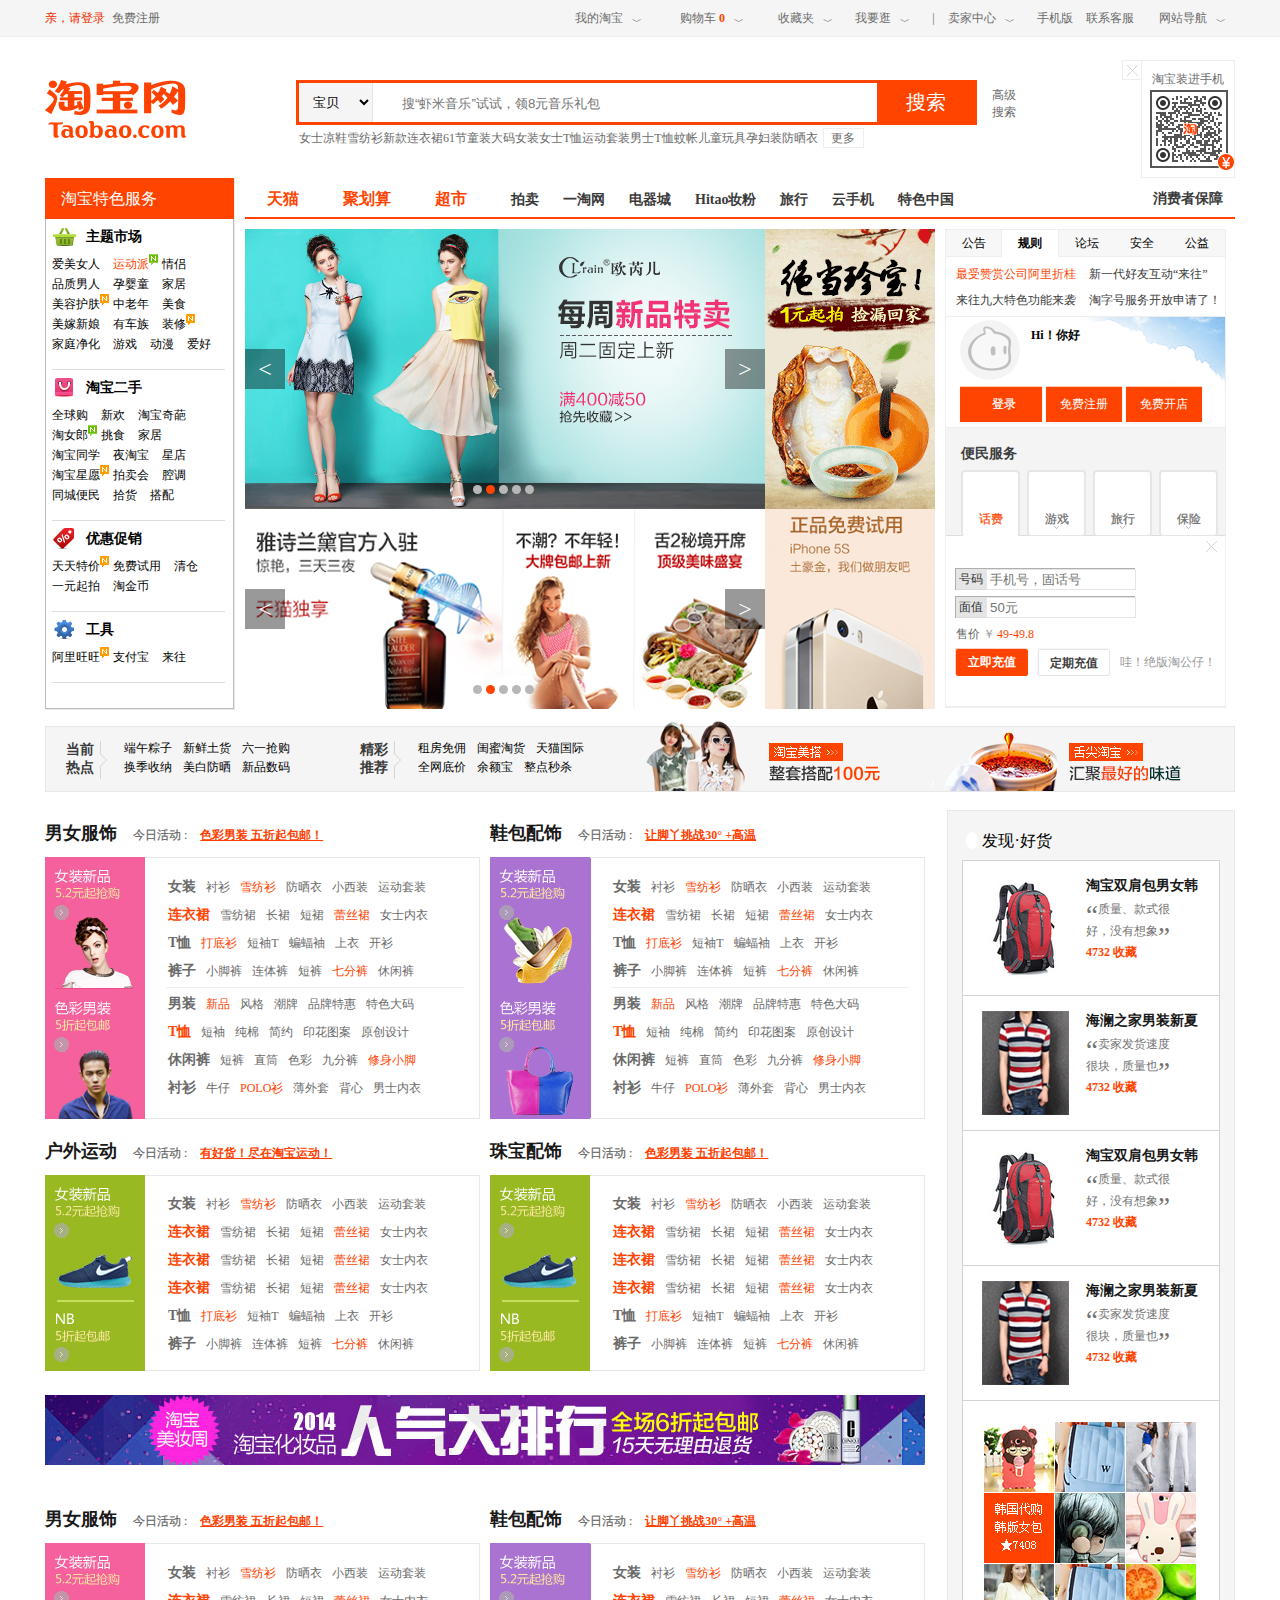
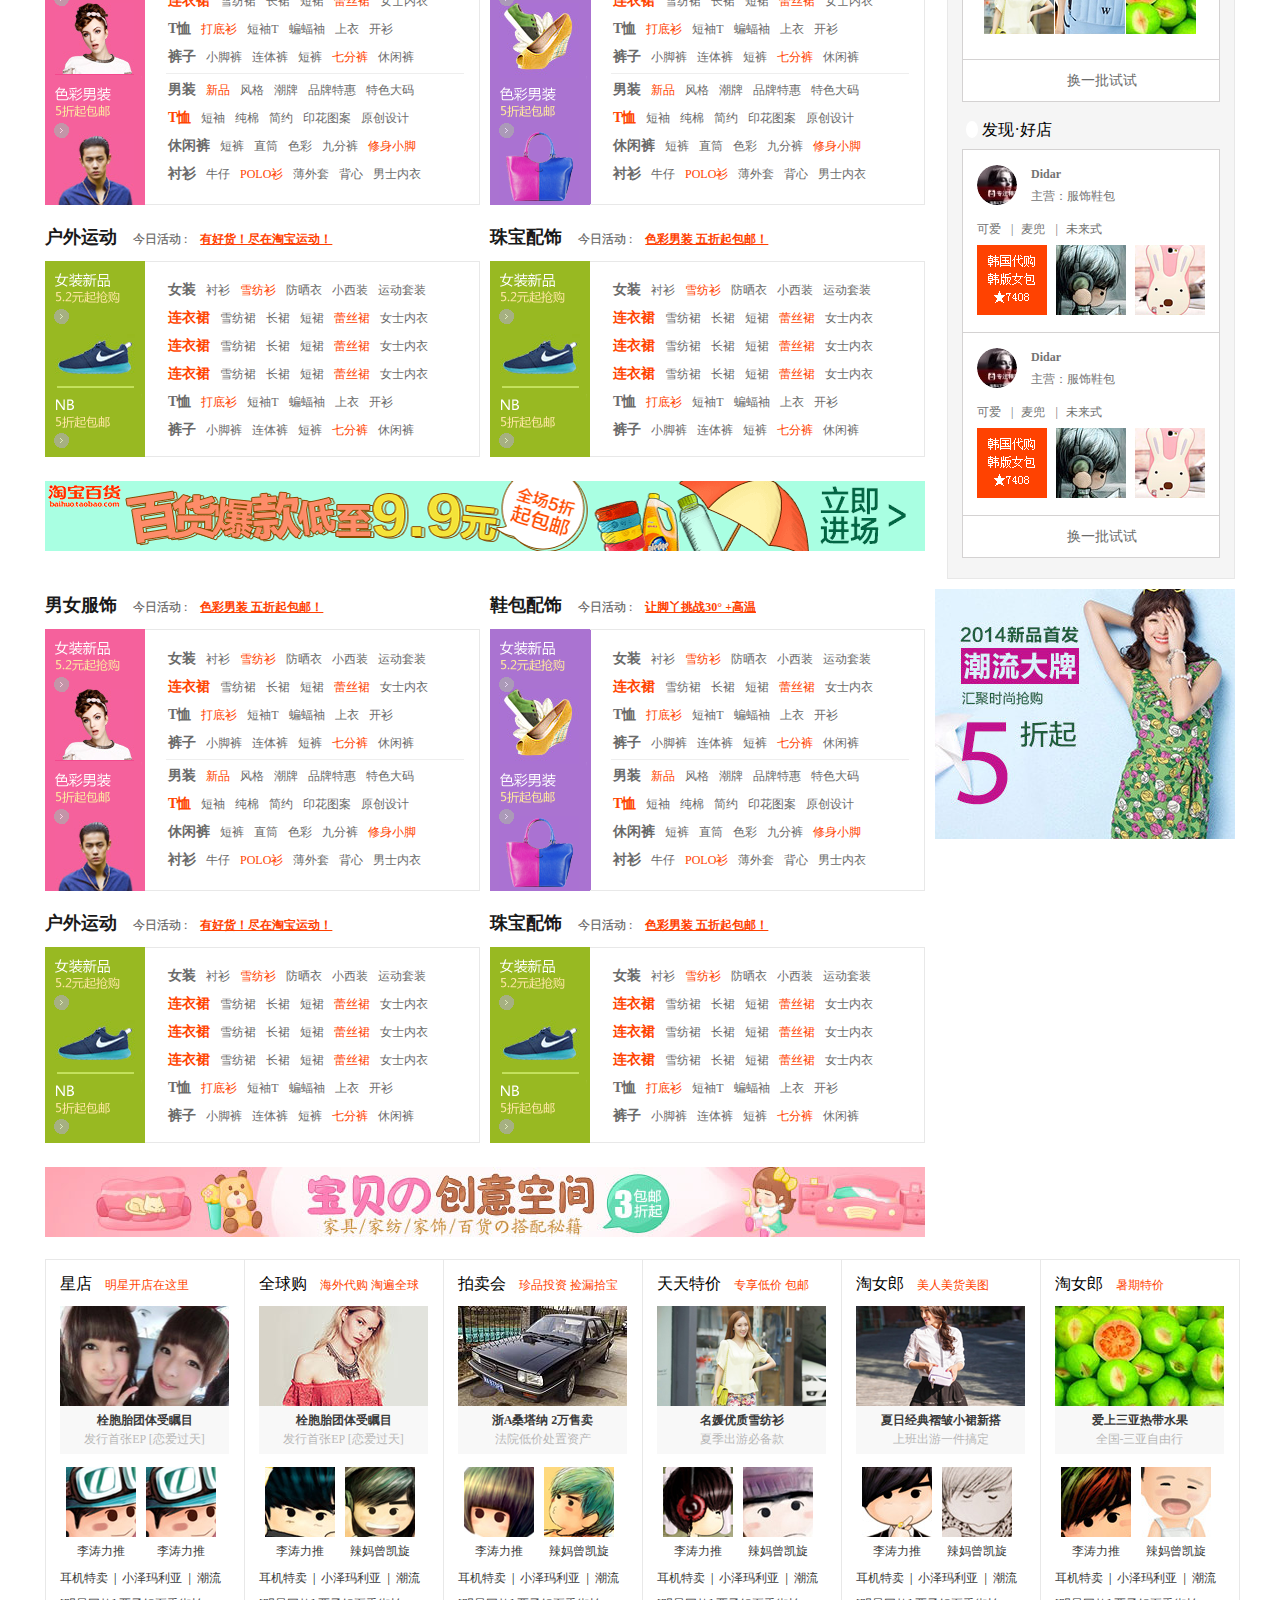
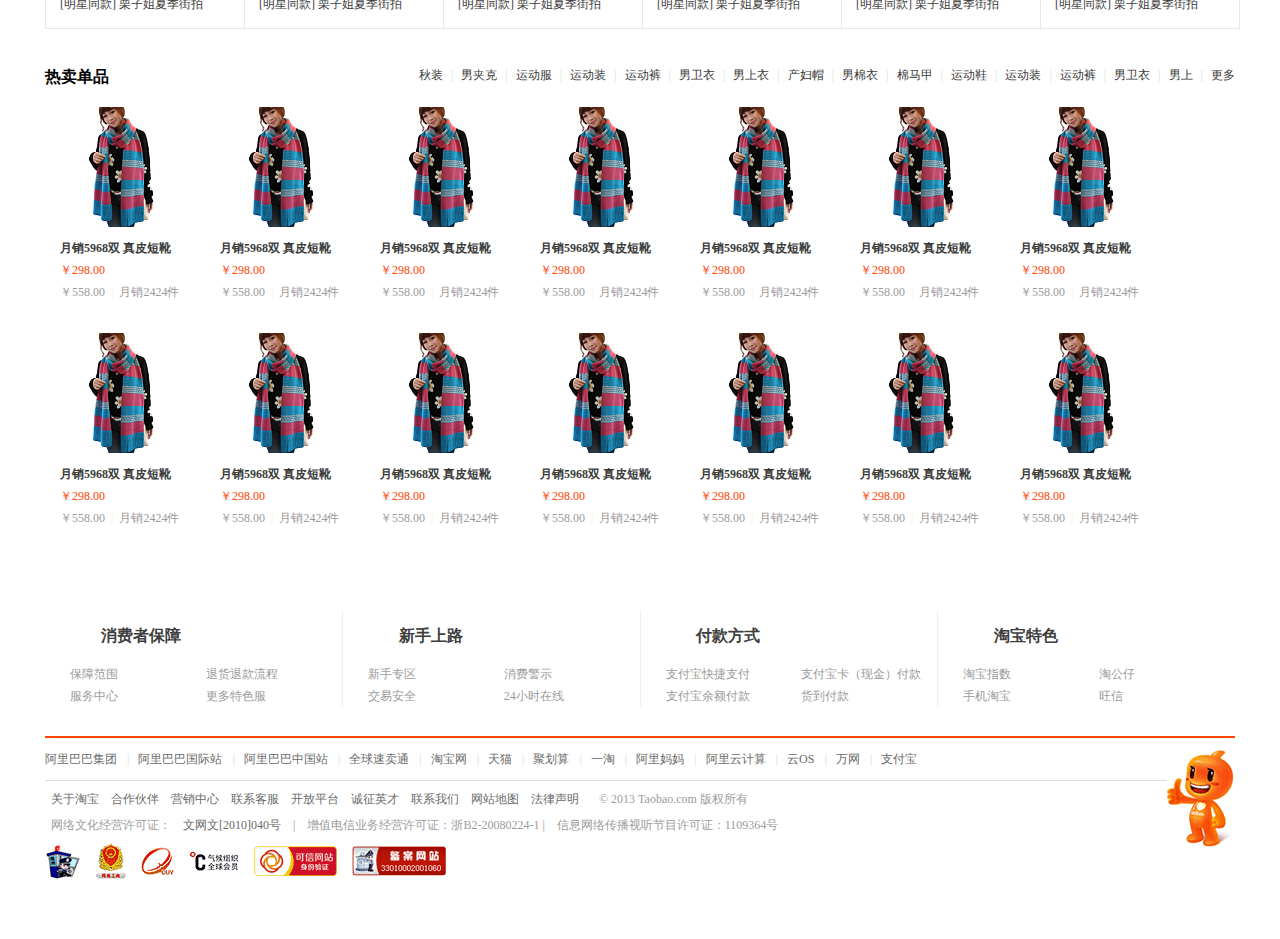
<file: index.html>
<!DOCTYPE html>
<html lang="en">
<head>
	<meta charset="UTF-8">
	<title>淘宝</title>
	<link rel="stylesheet" type="text/css" href="css/common.css">
	<link rel="stylesheet" type="text/css" href="css/index.css">
	<link rel="stylesheet" type="text/css" href="http://at.alicdn.com/t/font_ty4zlvtxw96vquxr.css">
	<link rel="stylesheet" type="text/css" href="http://at.alicdn.com/t/font_ty4zlvtxw96vquxr.js">
</head>
<body>
	<!-- 顶部导航 -->
	<div id="topnav" class="w100p">
		<div class="topnav gWidth clearfix">
			<div class="lftlog fl">
				<a href="###" class="org">亲，请登录</a>
				<a href="###" class="register">免费注册</a>
			</div>
			<div class="rignav fr">
				<ul class="clearfix">
					<li class="down">我的淘宝</li>
					<li class="down"> <span class="iconfont color_f40 vam">&#xe614;</span>&nbsp;购物车<strong class="color_f40"> 0</strong></li>
					<li class="down"> <span class="iconfont font_12 color_9c">&#xe61a;</span>&nbsp;收藏夹</li>
					<li class="down">我要逛</li>
					<li>|</li>
					<li class="down">卖家中心</li>
					<li>手机版</li>
					<li>联系客服</li>
					<li class="down"><span class="iconfont color_f40 font_12">&#xe8fb;</span>&nbsp;网站导航</li>
				</ul>
			</div>
		</div>
	</div>
	<!-- 头部搜索 -->
	<header class="gWidth clearfix">
		<div class="logo fl">
			<a href="#"><img src="images/logo.png" alt="淘宝"></a>
		</div>
		<form action="" class="fl search">
			<select class="fl">
				<option>宝贝</option>
				<option>店铺</option>
			</select>
			<div class="search-input fl posirela">
				<span class="iconfont fl posiabso l0 color_9c">&#xe64c;</span>
				<input type="text" placeholder="搜“虾米音乐”试试，领8元音乐礼包">	
				<span class="iconfont fr posiabso r0 color_9c">&#xe608;</span>
			</div>
			
			<input type="submit" value="搜索" class="fl search-output">
			<p class="link">
				<a href="#">女士凉鞋</a>
				<a href="#">雪纺衫</a>
				<a href="#">新款连衣裙</a>
				<a href="#">61节童装</a>
				<a href="#">大码女装</a>
				<a href="#">女士T恤</a>
				<a href="#">运动套装</a>
				<a href="#">男士T恤</a>
				<a href="#">蚊帐</a>
				<a href="#">儿童玩具</a>
				<a href="#">孕妇装</a>
				<a href="#">防晒衣</a>
				<a href="#" class="more">更多</a>
			</p>
		</form>
		<span class="search_plus fl">高级搜索</span>
		
		<div class="code">
			<span class="x">
				
			</span>
			<span class="explain">
				淘宝装进手机
			</span>
			<div class="code_img">
				<img src="images/code.png" alt="淘宝">
			</div>
		</div>
	</header>
	<!-- 淘宝特色服务 -->
	<div class="gWidth clearfix">
		<div class="left_nav fl mr10">
			<p class="title w100 ">
				淘宝特色服务
			</p>
			<div class="content w100p">
				<!-- 主题市场 -->
				<dl class="theme clearfix">
					<dt>主题市场</dt>
					<dd><a href="###">爱美女人</a></dd>
					<dd class="color_f40 new_green"><a href="###">运动派</a></dd>
					<dd><a href="###">情侣</a></dd>
					<dd><a href="###">品质男人</a></dd>
					<dd><a href="###">孕婴童</a></dd>
					<dd><a href="###">家居</a></dd>
					<dd class="new_yew"><a href="###">美容护肤</a></dd>
					<dd><a href="###">中老年</a></dd>
					<dd><a href="###">美食</a></dd>
					<dd><a href="###">美嫁新娘</a></dd>
					<dd><a href="###">有车族</a></dd>
					<dd class="new_yew"><a href="###">装修</a></dd>
					<dd><a href="###">家庭净化</a></dd>
					<dd><a href="###">游戏</a></dd>
					<dd><a href="###">动漫</a></dd>
					<dd><a href="###">爱好</a></dd>
				</dl>
				<!-- 特色购物 -->
				<dl class="trade clearfix">
					<dt>淘宝二手</dt>
					<dd><a href="###">全球购</a></dd>
					<dd><a href="###">新欢</a></dd>
					<dd><a href="###">淘宝奇葩</a></dd>
					<dd class="new_green"><a href="###">淘女郎</a></dd>
					<dd><a href="###">挑食</a></dd>
					<dd><a href="###">家居</a></dd>
					<dd><a href="###">淘宝同学</a></dd>
					<dd><a href="###">夜淘宝</a></dd>
					<dd><a href="###">星店</a></dd>
					<dd class="new_yew"><a href="###">淘宝星愿</a></dd>
					<dd><a href="###">拍卖会</a></dd>
					<dd><a href="###">腔调</a></dd>
					<dd><a href="###">同城便民</a></dd>
					<dd><a href="###">拾货</a></dd>
					<dd><a href="###">搭配</a></dd>
				</dl>
				<!-- 优惠促销 -->
				<dl  class="discount clearfix">
					<dt>优惠促销</dt>
					<dd class="new_yew"><a href="###">天天特价</a></dd>
					<dd><a href="###">免费试用</a></dd>
					<dd><a href="###">清仓</a></dd>
					<dd><a href="###">一元起拍</a></dd>
					<dd><a href="###">淘金币</a></dd>
				</dl>
				<!-- 工具 -->
				<dl  class="tool clearfix">
					<dt>工具</dt>
					<dd class="new_yew"><a href="###">阿里旺旺</a></dd>
					<dd><a href="###">支付宝</a></dd>
					<dd><a href="###">来往</a></dd>
				</dl>
			</div>
		</div>
		<div class="serve fr">
			<p class="serve_top mb10">
				<a href="###" class="color_f40">天猫</a>
				<a href="###" class="color_f40">聚划算</a>
				<a href="###" class="color_f40 mr10">超市</a>
				<a href="###">拍卖</a>
				<a href="###">一淘网</a>
				<a href="###">电器城</a>
				<a href="###">Hitao妆粉</a>
				<a href="###">旅行</a>
				<a href="###">云手机</a>
				<a href="###">特色中国</a>
				<a href="###" class="fr">消费者保障</a>
			</p>
			<div class="serve_content fl">
				<div class="content_left mr10 fl">
					<div class="serve_banner fl">
						<ul class="clearfix img">
							<li><a href="#"><img src="images/serve_banner.png" alt="banner"></a></li>
							<li><a href="#"><img src="images/serve_banner.png" alt="banner"></a></li>
							<li><a href="#"><img src="images/serve_banner.png" alt="banner"></a></li>
							<li><a href="#"><img src="images/serve_banner.png" alt="banner"></a></li>
							<li><a href="#"><img src="images/serve_banner.png" alt="banner"></a></li>
						</ul>
						<ul class="dot z3">
							<li></li>
							<li class="active"></li>
							<li></li>
							<li></li>
							<li></li>
						</ul>
						<span class="lt z3">&lt;</span>
						<span class="gt z3">&gt;</span>
					</div>
					<div class="min_banner fr"><a href="###">
						<img src="images/min_banner.png" alt="绝当珍宝">
						</a>
					</div>
					<div class="serve_banner fl seam">
						<ul class="clearfix img">
							<li><a href="#"><img src="images/seam1.png" alt="banner"></a></li>
							<li><a href="#"><img src="images/seam1.png" alt="banner"></a></li>
							<li><a href="#"><img src="images/seam1.png" alt="banner"></a></li>
							<li><a href="#"><img src="images/seam1.png" alt="banner"></a></li>
							<li><a href="#"><img src="images/seam1.png" alt="banner"></a></li>
						</ul>
						<ul class="dot z3">
							<li></li>
							<li class="active"></li>
							<li></li>
							<li></li>
							<li></li>
						</ul>
						<span class="lt z3">&lt;</span>
						<span class="gt z3">&gt;</span>
					</div>
					<div class="min_banner fr seam"><a href="###">
						<img src="images/min_banner2.png" alt="绝当珍宝">
						</a>
					</div>
				</div>
				<div class="content_right fr">
					<div class="column">
						<div class="column_top">
							<span>公告</span>
							<span class="active">规则</span>
							<span>论坛</span>
							<span>安全</span>
							<span>公益</span>
						</div>
						<div class="column_cnt">
							<a href="###" class="color_f40">最受赞赏公司阿里折桂</a>
							<a href="###">新一代好友互动“来往”</a>
							<a href="###">来往九大特色功能来袭</a>
							<a href="###">淘字号服务开放申请了！</a>
						</div>
					</div>
					<div class="column">
						<div class="yh clearfix">
							<img src="images/yh.png" alt="头像" class="fl">
							<p class="fl">Hi！你好</p>
						</div>
						<div class="login">
							<a href="###" class="iconfont pl20">&#xe616; 登录　</a>
							<a href="###">免费注册</a>
							<a href="###">免费开店</a>
						</div>
					</div>
					<div class="column">
						<div class="people_top w100p">
							<p>便民服务</p>
							<span class="iconfont active color_f40">&#xe625;<i>话费</i></span>
							<span class="iconfont">&#xe621;<i>游戏</i></span>
							<span class="iconfont">&#xe696;<i>旅行</i></span>
							<span class="iconfont">&#xe61c;<i>保险</i></span>
						</div>
						<div class="people_btm w100p">
							<p class="close clearfix"><span class="fr"></span></p>
							<form action="">
								<div class="phone num clearfix">
									<span class="fl">号码</span>
									<input type="text" class="fr" placeholder="手机号，固话号">
								</div>
								<div class="phone money clearfix">
									<span class="fl">面值</span>
									<input type="text" class="fr" placeholder="50元">
								</div>
								<span class="price">售价<i class="color_999">￥</i><i class="color_f40">49-49.8</i></span>
								<div class="sub clearfix">
									<input type="submit" class="fl mr10 vam" value="立即充值">
									<a href="###" class="fl mr10 vam">定期充值</a>
									<span class="fl vam color_999">哇！绝版淘公仔！</span>
								</div>
							</form>

						</div>
					</div>
				</div>
			</div>
			
		</div>
	</div>
	<!-- 小导航 minnav  -->
	<div class="minnav flex gWidth clearfix">
		<div class="kuai flex1 fl">
			<div class="left fl">
				当前热点
			</div>
			<div class="right fr">
				<p>
					<a href="###">端午粽子</a>
					<a href="###">新鲜土货</a>
					<a href="###">六一抢购</a>
				</p>
				<p>
					<a href="###">换季收纳</a>
					<a href="###">美白防晒</a>
					<a href="###">新品数码</a>
				</p>
			</div>
		</div>
		<div class="kuai flex1 fl">
			<div class="left fl">
				精彩推荐
			</div>
			<div class="right fr">
				<p>
					<a href="###">租房免佣</a>
					<a href="###">闺蜜淘货</a>
					<a href="###">天猫国际</a>
				</p>
				<p>
					<a href="###">全网底价</a>
					<a href="###">余额宝</a>
					<a href="###">整点秒杀</a>
				</p>
			</div>
		</div>
		<div class="flex1 fl vtcline mt_6">
			<div class="right fr">
				<a href="###"><img src="images/minnavimg1.png" alt=""></a>
			</div>
		</div>
		<div class="flex1 fl mt_6">
			<div class="right fr">
				<a href="###"><img src="images/minnavimg2.png" alt=""></a>
			</div>
		</div>
	</div>
	<!-- 分类 classify -->
	<div class="gWidth classify clearfix">
		<div class="left fl">
			<div class="ify fl">
				<div class="top">
					<b class="ify_title font_wryh">男女服饰</b>
					<span class="iconfont icon-shizhong">&nbsp;&nbsp;今日活动 :</span>
					<a href="###">色彩男装&nbsp;五折起包邮！</a>
				</div>
				<div class="cnt">
					<div class="products_img fl">
						<a href="###"><img src="images/products_img1.png" alt="女装,男装"></a>
					</div>
					<div class="products_text fr">
						<ul>
							<li>
								<a href="###" class="font_bold size_14">女装</a>
								<a href="###">衬衫</a>
								<a href="###" class="color_f40">雪纺衫</a>
								<a href="###">防晒衣</a>
								<a href="###">小西装</a>
								<a href="###">运动套装</a>
							</li>
							<li>
								<a href="###" class="font_bold size_14 color_f40">连衣裙</a>
								<a href="###">雪纺裙</a>
								<a href="###">长裙</a>
								<a href="###">短裙</a>
								<a href="###" class="color_f40">蕾丝裙</a>
								<a href="###">女士内衣</a>
							</li>
							<li>
								<a href="###" class="font_bold size_14">T恤</a>
								<a href="###" class="color_f40">打底衫</a>
								<a href="###">短袖T</a>
								<a href="###">蝙蝠袖</a>
								<a href="###">上衣</a>
								<a href="###">开衫</a>
							</li>
							<li>
								<a href="###" class="font_bold size_14">裤子</a>
								<a href="###">小脚裤</a>
								<a href="###">连体裤</a>
								<a href="###">短裤</a>
								<a href="###" class="color_f40">七分裤</a>
								<a href="###">休闲裤</a>
							</li>
							<li class="line">
								<a href="###" class="font_bold size_14">男装</a>
								<a href="###" class="color_f40">新品</a>
								<a href="###">风格</a>
								<a href="###">潮牌</a>
								<a href="###">品牌特惠</a>
								<a href="###">特色大码</a>
							</li>
							<li>
								<a href="###" class="font_bold size_14 color_f40">T恤</a>
								<a href="###">短袖</a>
								<a href="###">纯棉</a>
								<a href="###">简约</a>
								<a href="###">印花图案</a>
								<a href="###">原创设计</a>
							</li>
							<li>
								<a href="###" class="font_bold size_14">休闲裤</a>
								<a href="###">短裤</a>
								<a href="###">直筒</a>
								<a href="###">色彩</a>
								<a href="###">九分裤</a>
								<a href="###" class="color_f40">修身小脚</a>
							</li>
							<li>
								<a href="###" class="font_bold size_14">衬衫</a>
								<a href="###">牛仔</a>
								<a href="###" class="color_f40">POLO衫</a>
								<a href="###">薄外套</a>
								<a href="###">背心</a>
								<a href="###">男士内衣</a>
							</li>
						</ul>
					</div>
				</div>
			</div>
			<div class="ify fl">
				<div class="top">
					<b class="ify_title font_wryh">鞋包配饰</b>
					<span class="iconfont icon-shizhong">&nbsp;&nbsp;今日活动 :</span>
					<a href="###">让脚丫挑战30° +高温</a>
				</div>
				<div class="cnt">
					<div class="products_img fl">
						<a href="###"><img src="images/products_img2.png" alt="女装,男装"></a>
					</div>
					<div class="products_text fr">
						<ul>
							<li>
								<a href="###" class="font_bold size_14">女装</a>
								<a href="###">衬衫</a>
								<a href="###" class="color_f40">雪纺衫</a>
								<a href="###">防晒衣</a>
								<a href="###">小西装</a>
								<a href="###">运动套装</a>
							</li>
							<li>
								<a href="###" class="font_bold size_14 color_f40">连衣裙</a>
								<a href="###">雪纺裙</a>
								<a href="###">长裙</a>
								<a href="###">短裙</a>
								<a href="###" class="color_f40">蕾丝裙</a>
								<a href="###">女士内衣</a>
							</li>
							<li>
								<a href="###" class="font_bold size_14">T恤</a>
								<a href="###" class="color_f40">打底衫</a>
								<a href="###">短袖T</a>
								<a href="###">蝙蝠袖</a>
								<a href="###">上衣</a>
								<a href="###">开衫</a>
							</li>
							<li>
								<a href="###" class="font_bold size_14">裤子</a>
								<a href="###">小脚裤</a>
								<a href="###">连体裤</a>
								<a href="###">短裤</a>
								<a href="###" class="color_f40">七分裤</a>
								<a href="###">休闲裤</a>
							</li>
							<li class="line">
								<a href="###" class="font_bold size_14">男装</a>
								<a href="###" class="color_f40">新品</a>
								<a href="###">风格</a>
								<a href="###">潮牌</a>
								<a href="###">品牌特惠</a>
								<a href="###">特色大码</a>
							</li>
							<li>
								<a href="###" class="font_bold size_14 color_f40">T恤</a>
								<a href="###">短袖</a>
								<a href="###">纯棉</a>
								<a href="###">简约</a>
								<a href="###">印花图案</a>
								<a href="###">原创设计</a>
							</li>
							<li>
								<a href="###" class="font_bold size_14">休闲裤</a>
								<a href="###">短裤</a>
								<a href="###">直筒</a>
								<a href="###">色彩</a>
								<a href="###">九分裤</a>
								<a href="###" class="color_f40">修身小脚</a>
							</li>
							<li>
								<a href="###" class="font_bold size_14">衬衫</a>
								<a href="###">牛仔</a>
								<a href="###" class="color_f40">POLO衫</a>
								<a href="###">薄外套</a>
								<a href="###">背心</a>
								<a href="###">男士内衣</a>
							</li>
						</ul>
					</div>
				</div>
			</div>
			<div class="ify fl">
				<div class="top">
					<b class="ify_title font_wryh">户外运动</b>
					<span class="iconfont icon-shizhong">&nbsp;&nbsp;今日活动 :</span>
					<a href="###">有好货！尽在淘宝运动！</a>
				</div>
				<div class="cnt">
					<div class="products_img products_img2 fl">
						<a href="###"><img src="images/products_img3.png" alt="女装,男装"></a>
					</div>
					<div class="products_text products_text2 fr">
						<ul>
							<li>
								<a href="###" class="font_bold size_14">女装</a>
								<a href="###">衬衫</a>
								<a href="###" class="color_f40">雪纺衫</a>
								<a href="###">防晒衣</a>
								<a href="###">小西装</a>
								<a href="###">运动套装</a>
							</li>
							<li>
								<a href="###" class="font_bold size_14 color_f40">连衣裙</a>
								<a href="###">雪纺裙</a>
								<a href="###">长裙</a>
								<a href="###">短裙</a>
								<a href="###" class="color_f40">蕾丝裙</a>
								<a href="###">女士内衣</a>
							</li>
							<li>
								<a href="###" class="font_bold size_14 color_f40">连衣裙</a>
								<a href="###">雪纺裙</a>
								<a href="###">长裙</a>
								<a href="###">短裙</a>
								<a href="###" class="color_f40">蕾丝裙</a>
								<a href="###">女士内衣</a>
							</li>
							<li>
								<a href="###" class="font_bold size_14 color_f40">连衣裙</a>
								<a href="###">雪纺裙</a>
								<a href="###">长裙</a>
								<a href="###">短裙</a>
								<a href="###" class="color_f40">蕾丝裙</a>
								<a href="###">女士内衣</a>
							</li>
							<li>
								<a href="###" class="font_bold size_14">T恤</a>
								<a href="###" class="color_f40">打底衫</a>
								<a href="###">短袖T</a>
								<a href="###">蝙蝠袖</a>
								<a href="###">上衣</a>
								<a href="###">开衫</a>
							</li>
							<li>
								<a href="###" class="font_bold size_14">裤子</a>
								<a href="###">小脚裤</a>
								<a href="###">连体裤</a>
								<a href="###">短裤</a>
								<a href="###" class="color_f40">七分裤</a>
								<a href="###">休闲裤</a>
							</li>
						</ul>
					</div>
				</div>
			</div>
			<div class="ify fl">
				<div class="top">
					<b class="ify_title font_wryh">珠宝配饰</b>
					<span class="iconfont icon-shizhong">&nbsp;&nbsp;今日活动 :</span>
					<a href="###">色彩男装&nbsp;五折起包邮！</a>
				</div>
				<div class="cnt">
					<div class="products_img products_img2 fl">
						<a href="###"><img src="images/products_img3.png" alt="女装,男装"></a>
					</div>
					<div class="products_text products_text2 fr">
						<ul>
							<li>
								<a href="###" class="font_bold size_14">女装</a>
								<a href="###">衬衫</a>
								<a href="###" class="color_f40">雪纺衫</a>
								<a href="###">防晒衣</a>
								<a href="###">小西装</a>
								<a href="###">运动套装</a>
							</li>
							<li>
								<a href="###" class="font_bold size_14 color_f40">连衣裙</a>
								<a href="###">雪纺裙</a>
								<a href="###">长裙</a>
								<a href="###">短裙</a>
								<a href="###" class="color_f40">蕾丝裙</a>
								<a href="###">女士内衣</a>
							</li>
							<li>
								<a href="###" class="font_bold size_14 color_f40">连衣裙</a>
								<a href="###">雪纺裙</a>
								<a href="###">长裙</a>
								<a href="###">短裙</a>
								<a href="###" class="color_f40">蕾丝裙</a>
								<a href="###">女士内衣</a>
							</li>
							<li>
								<a href="###" class="font_bold size_14 color_f40">连衣裙</a>
								<a href="###">雪纺裙</a>
								<a href="###">长裙</a>
								<a href="###">短裙</a>
								<a href="###" class="color_f40">蕾丝裙</a>
								<a href="###">女士内衣</a>
							</li>
							<li>
								<a href="###" class="font_bold size_14">T恤</a>
								<a href="###" class="color_f40">打底衫</a>
								<a href="###">短袖T</a>
								<a href="###">蝙蝠袖</a>
								<a href="###">上衣</a>
								<a href="###">开衫</a>
							</li>
							<li>
								<a href="###" class="font_bold size_14">裤子</a>
								<a href="###">小脚裤</a>
								<a href="###">连体裤</a>
								<a href="###">短裤</a>
								<a href="###" class="color_f40">七分裤</a>
								<a href="###">休闲裤</a>
							</li>
						</ul>
					</div>
				</div>
			</div>
			<div class="maxbanner fl">
				<a href="###"><img src="images/ify_max_banner1.png" alt=""></a>
			</div>
			<div class="ify fl">
				<div class="top">
					<b class="ify_title font_wryh">男女服饰</b>
					<span class="iconfont icon-shizhong">&nbsp;&nbsp;今日活动 :</span>
					<a href="###">色彩男装&nbsp;五折起包邮！</a>
				</div>
				<div class="cnt">
					<div class="products_img fl">
						<a href="###"><img src="images/products_img1.png" alt="女装,男装"></a>
					</div>
					<div class="products_text fr">
						<ul>
							<li>
								<a href="###" class="font_bold size_14">女装</a>
								<a href="###">衬衫</a>
								<a href="###" class="color_f40">雪纺衫</a>
								<a href="###">防晒衣</a>
								<a href="###">小西装</a>
								<a href="###">运动套装</a>
							</li>
							<li>
								<a href="###" class="font_bold size_14 color_f40">连衣裙</a>
								<a href="###">雪纺裙</a>
								<a href="###">长裙</a>
								<a href="###">短裙</a>
								<a href="###" class="color_f40">蕾丝裙</a>
								<a href="###">女士内衣</a>
							</li>
							<li>
								<a href="###" class="font_bold size_14">T恤</a>
								<a href="###" class="color_f40">打底衫</a>
								<a href="###">短袖T</a>
								<a href="###">蝙蝠袖</a>
								<a href="###">上衣</a>
								<a href="###">开衫</a>
							</li>
							<li>
								<a href="###" class="font_bold size_14">裤子</a>
								<a href="###">小脚裤</a>
								<a href="###">连体裤</a>
								<a href="###">短裤</a>
								<a href="###" class="color_f40">七分裤</a>
								<a href="###">休闲裤</a>
							</li>
							<li class="line">
								<a href="###" class="font_bold size_14">男装</a>
								<a href="###" class="color_f40">新品</a>
								<a href="###">风格</a>
								<a href="###">潮牌</a>
								<a href="###">品牌特惠</a>
								<a href="###">特色大码</a>
							</li>
							<li>
								<a href="###" class="font_bold size_14 color_f40">T恤</a>
								<a href="###">短袖</a>
								<a href="###">纯棉</a>
								<a href="###">简约</a>
								<a href="###">印花图案</a>
								<a href="###">原创设计</a>
							</li>
							<li>
								<a href="###" class="font_bold size_14">休闲裤</a>
								<a href="###">短裤</a>
								<a href="###">直筒</a>
								<a href="###">色彩</a>
								<a href="###">九分裤</a>
								<a href="###" class="color_f40">修身小脚</a>
							</li>
							<li>
								<a href="###" class="font_bold size_14">衬衫</a>
								<a href="###">牛仔</a>
								<a href="###" class="color_f40">POLO衫</a>
								<a href="###">薄外套</a>
								<a href="###">背心</a>
								<a href="###">男士内衣</a>
							</li>
						</ul>
					</div>
				</div>
			</div>
			<div class="ify fl">
				<div class="top">
					<b class="ify_title font_wryh">鞋包配饰</b>
					<span class="iconfont icon-shizhong">&nbsp;&nbsp;今日活动 :</span>
					<a href="###">让脚丫挑战30° +高温</a>
				</div>
				<div class="cnt">
					<div class="products_img fl">
						<a href="###"><img src="images/products_img2.png" alt="女装,男装"></a>
					</div>
					<div class="products_text fr">
						<ul>
							<li>
								<a href="###" class="font_bold size_14">女装</a>
								<a href="###">衬衫</a>
								<a href="###" class="color_f40">雪纺衫</a>
								<a href="###">防晒衣</a>
								<a href="###">小西装</a>
								<a href="###">运动套装</a>
							</li>
							<li>
								<a href="###" class="font_bold size_14 color_f40">连衣裙</a>
								<a href="###">雪纺裙</a>
								<a href="###">长裙</a>
								<a href="###">短裙</a>
								<a href="###" class="color_f40">蕾丝裙</a>
								<a href="###">女士内衣</a>
							</li>
							<li>
								<a href="###" class="font_bold size_14">T恤</a>
								<a href="###" class="color_f40">打底衫</a>
								<a href="###">短袖T</a>
								<a href="###">蝙蝠袖</a>
								<a href="###">上衣</a>
								<a href="###">开衫</a>
							</li>
							<li>
								<a href="###" class="font_bold size_14">裤子</a>
								<a href="###">小脚裤</a>
								<a href="###">连体裤</a>
								<a href="###">短裤</a>
								<a href="###" class="color_f40">七分裤</a>
								<a href="###">休闲裤</a>
							</li>
							<li class="line">
								<a href="###" class="font_bold size_14">男装</a>
								<a href="###" class="color_f40">新品</a>
								<a href="###">风格</a>
								<a href="###">潮牌</a>
								<a href="###">品牌特惠</a>
								<a href="###">特色大码</a>
							</li>
							<li>
								<a href="###" class="font_bold size_14 color_f40">T恤</a>
								<a href="###">短袖</a>
								<a href="###">纯棉</a>
								<a href="###">简约</a>
								<a href="###">印花图案</a>
								<a href="###">原创设计</a>
							</li>
							<li>
								<a href="###" class="font_bold size_14">休闲裤</a>
								<a href="###">短裤</a>
								<a href="###">直筒</a>
								<a href="###">色彩</a>
								<a href="###">九分裤</a>
								<a href="###" class="color_f40">修身小脚</a>
							</li>
							<li>
								<a href="###" class="font_bold size_14">衬衫</a>
								<a href="###">牛仔</a>
								<a href="###" class="color_f40">POLO衫</a>
								<a href="###">薄外套</a>
								<a href="###">背心</a>
								<a href="###">男士内衣</a>
							</li>
						</ul>
					</div>
				</div>
			</div>
			<div class="ify fl">
				<div class="top">
					<b class="ify_title font_wryh">户外运动</b>
					<span class="iconfont icon-shizhong">&nbsp;&nbsp;今日活动 :</span>
					<a href="###">有好货！尽在淘宝运动！</a>
				</div>
				<div class="cnt">
					<div class="products_img products_img2 fl">
						<a href="###"><img src="images/products_img3.png" alt="女装,男装"></a>
					</div>
					<div class="products_text products_text2 fr">
						<ul>
							<li>
								<a href="###" class="font_bold size_14">女装</a>
								<a href="###">衬衫</a>
								<a href="###" class="color_f40">雪纺衫</a>
								<a href="###">防晒衣</a>
								<a href="###">小西装</a>
								<a href="###">运动套装</a>
							</li>
							<li>
								<a href="###" class="font_bold size_14 color_f40">连衣裙</a>
								<a href="###">雪纺裙</a>
								<a href="###">长裙</a>
								<a href="###">短裙</a>
								<a href="###" class="color_f40">蕾丝裙</a>
								<a href="###">女士内衣</a>
							</li>
							<li>
								<a href="###" class="font_bold size_14 color_f40">连衣裙</a>
								<a href="###">雪纺裙</a>
								<a href="###">长裙</a>
								<a href="###">短裙</a>
								<a href="###" class="color_f40">蕾丝裙</a>
								<a href="###">女士内衣</a>
							</li>
							<li>
								<a href="###" class="font_bold size_14 color_f40">连衣裙</a>
								<a href="###">雪纺裙</a>
								<a href="###">长裙</a>
								<a href="###">短裙</a>
								<a href="###" class="color_f40">蕾丝裙</a>
								<a href="###">女士内衣</a>
							</li>
							<li>
								<a href="###" class="font_bold size_14">T恤</a>
								<a href="###" class="color_f40">打底衫</a>
								<a href="###">短袖T</a>
								<a href="###">蝙蝠袖</a>
								<a href="###">上衣</a>
								<a href="###">开衫</a>
							</li>
							<li>
								<a href="###" class="font_bold size_14">裤子</a>
								<a href="###">小脚裤</a>
								<a href="###">连体裤</a>
								<a href="###">短裤</a>
								<a href="###" class="color_f40">七分裤</a>
								<a href="###">休闲裤</a>
							</li>
						</ul>
					</div>
				</div>
			</div>
			<div class="ify fl">
				<div class="top">
					<b class="ify_title font_wryh">珠宝配饰</b>
					<span class="iconfont icon-shizhong">&nbsp;&nbsp;今日活动 :</span>
					<a href="###">色彩男装&nbsp;五折起包邮！</a>
				</div>
				<div class="cnt">
					<div class="products_img products_img2 fl">
						<a href="###"><img src="images/products_img3.png" alt="女装,男装"></a>
					</div>
					<div class="products_text products_text2 fr">
						<ul>
							<li>
								<a href="###" class="font_bold size_14">女装</a>
								<a href="###">衬衫</a>
								<a href="###" class="color_f40">雪纺衫</a>
								<a href="###">防晒衣</a>
								<a href="###">小西装</a>
								<a href="###">运动套装</a>
							</li>
							<li>
								<a href="###" class="font_bold size_14 color_f40">连衣裙</a>
								<a href="###">雪纺裙</a>
								<a href="###">长裙</a>
								<a href="###">短裙</a>
								<a href="###" class="color_f40">蕾丝裙</a>
								<a href="###">女士内衣</a>
							</li>
							<li>
								<a href="###" class="font_bold size_14 color_f40">连衣裙</a>
								<a href="###">雪纺裙</a>
								<a href="###">长裙</a>
								<a href="###">短裙</a>
								<a href="###" class="color_f40">蕾丝裙</a>
								<a href="###">女士内衣</a>
							</li>
							<li>
								<a href="###" class="font_bold size_14 color_f40">连衣裙</a>
								<a href="###">雪纺裙</a>
								<a href="###">长裙</a>
								<a href="###">短裙</a>
								<a href="###" class="color_f40">蕾丝裙</a>
								<a href="###">女士内衣</a>
							</li>
							<li>
								<a href="###" class="font_bold size_14">T恤</a>
								<a href="###" class="color_f40">打底衫</a>
								<a href="###">短袖T</a>
								<a href="###">蝙蝠袖</a>
								<a href="###">上衣</a>
								<a href="###">开衫</a>
							</li>
							<li>
								<a href="###" class="font_bold size_14">裤子</a>
								<a href="###">小脚裤</a>
								<a href="###">连体裤</a>
								<a href="###">短裤</a>
								<a href="###" class="color_f40">七分裤</a>
								<a href="###">休闲裤</a>
							</li>
						</ul>
					</div>
				</div>
			</div>
			<div class="maxbanner fl">
				<a href="###"><img src="images/ify_max_banner2.png" alt=""></a>
			</div>
			<div class="ify fl">
				<div class="top">
					<b class="ify_title font_wryh">男女服饰</b>
					<span class="iconfont icon-shizhong">&nbsp;&nbsp;今日活动 :</span>
					<a href="###">色彩男装&nbsp;五折起包邮！</a>
				</div>
				<div class="cnt">
					<div class="products_img fl">
						<a href="###"><img src="images/products_img1.png" alt="女装,男装"></a>
					</div>
					<div class="products_text fr">
						<ul>
							<li>
								<a href="###" class="font_bold size_14">女装</a>
								<a href="###">衬衫</a>
								<a href="###" class="color_f40">雪纺衫</a>
								<a href="###">防晒衣</a>
								<a href="###">小西装</a>
								<a href="###">运动套装</a>
							</li>
							<li>
								<a href="###" class="font_bold size_14 color_f40">连衣裙</a>
								<a href="###">雪纺裙</a>
								<a href="###">长裙</a>
								<a href="###">短裙</a>
								<a href="###" class="color_f40">蕾丝裙</a>
								<a href="###">女士内衣</a>
							</li>
							<li>
								<a href="###" class="font_bold size_14">T恤</a>
								<a href="###" class="color_f40">打底衫</a>
								<a href="###">短袖T</a>
								<a href="###">蝙蝠袖</a>
								<a href="###">上衣</a>
								<a href="###">开衫</a>
							</li>
							<li>
								<a href="###" class="font_bold size_14">裤子</a>
								<a href="###">小脚裤</a>
								<a href="###">连体裤</a>
								<a href="###">短裤</a>
								<a href="###" class="color_f40">七分裤</a>
								<a href="###">休闲裤</a>
							</li>
							<li class="line">
								<a href="###" class="font_bold size_14">男装</a>
								<a href="###" class="color_f40">新品</a>
								<a href="###">风格</a>
								<a href="###">潮牌</a>
								<a href="###">品牌特惠</a>
								<a href="###">特色大码</a>
							</li>
							<li>
								<a href="###" class="font_bold size_14 color_f40">T恤</a>
								<a href="###">短袖</a>
								<a href="###">纯棉</a>
								<a href="###">简约</a>
								<a href="###">印花图案</a>
								<a href="###">原创设计</a>
							</li>
							<li>
								<a href="###" class="font_bold size_14">休闲裤</a>
								<a href="###">短裤</a>
								<a href="###">直筒</a>
								<a href="###">色彩</a>
								<a href="###">九分裤</a>
								<a href="###" class="color_f40">修身小脚</a>
							</li>
							<li>
								<a href="###" class="font_bold size_14">衬衫</a>
								<a href="###">牛仔</a>
								<a href="###" class="color_f40">POLO衫</a>
								<a href="###">薄外套</a>
								<a href="###">背心</a>
								<a href="###">男士内衣</a>
							</li>
						</ul>
					</div>
				</div>
			</div>
			<div class="ify fl">
				<div class="top">
					<b class="ify_title font_wryh">鞋包配饰</b>
					<span class="iconfont icon-shizhong">&nbsp;&nbsp;今日活动 :</span>
					<a href="###">让脚丫挑战30° +高温</a>
				</div>
				<div class="cnt">
					<div class="products_img fl">
						<a href="###"><img src="images/products_img2.png" alt="女装,男装"></a>
					</div>
					<div class="products_text fr">
						<ul>
							<li>
								<a href="###" class="font_bold size_14">女装</a>
								<a href="###">衬衫</a>
								<a href="###" class="color_f40">雪纺衫</a>
								<a href="###">防晒衣</a>
								<a href="###">小西装</a>
								<a href="###">运动套装</a>
							</li>
							<li>
								<a href="###" class="font_bold size_14 color_f40">连衣裙</a>
								<a href="###">雪纺裙</a>
								<a href="###">长裙</a>
								<a href="###">短裙</a>
								<a href="###" class="color_f40">蕾丝裙</a>
								<a href="###">女士内衣</a>
							</li>
							<li>
								<a href="###" class="font_bold size_14">T恤</a>
								<a href="###" class="color_f40">打底衫</a>
								<a href="###">短袖T</a>
								<a href="###">蝙蝠袖</a>
								<a href="###">上衣</a>
								<a href="###">开衫</a>
							</li>
							<li>
								<a href="###" class="font_bold size_14">裤子</a>
								<a href="###">小脚裤</a>
								<a href="###">连体裤</a>
								<a href="###">短裤</a>
								<a href="###" class="color_f40">七分裤</a>
								<a href="###">休闲裤</a>
							</li>
							<li class="line">
								<a href="###" class="font_bold size_14">男装</a>
								<a href="###" class="color_f40">新品</a>
								<a href="###">风格</a>
								<a href="###">潮牌</a>
								<a href="###">品牌特惠</a>
								<a href="###">特色大码</a>
							</li>
							<li>
								<a href="###" class="font_bold size_14 color_f40">T恤</a>
								<a href="###">短袖</a>
								<a href="###">纯棉</a>
								<a href="###">简约</a>
								<a href="###">印花图案</a>
								<a href="###">原创设计</a>
							</li>
							<li>
								<a href="###" class="font_bold size_14">休闲裤</a>
								<a href="###">短裤</a>
								<a href="###">直筒</a>
								<a href="###">色彩</a>
								<a href="###">九分裤</a>
								<a href="###" class="color_f40">修身小脚</a>
							</li>
							<li>
								<a href="###" class="font_bold size_14">衬衫</a>
								<a href="###">牛仔</a>
								<a href="###" class="color_f40">POLO衫</a>
								<a href="###">薄外套</a>
								<a href="###">背心</a>
								<a href="###">男士内衣</a>
							</li>
						</ul>
					</div>
				</div>
			</div>
			<div class="ify fl">
				<div class="top">
					<b class="ify_title font_wryh">户外运动</b>
					<span class="iconfont icon-shizhong">&nbsp;&nbsp;今日活动 :</span>
					<a href="###">有好货！尽在淘宝运动！</a>
				</div>
				<div class="cnt">
					<div class="products_img products_img2 fl">
						<a href="###"><img src="images/products_img3.png" alt="女装,男装"></a>
					</div>
					<div class="products_text products_text2 fr">
						<ul>
							<li>
								<a href="###" class="font_bold size_14">女装</a>
								<a href="###">衬衫</a>
								<a href="###" class="color_f40">雪纺衫</a>
								<a href="###">防晒衣</a>
								<a href="###">小西装</a>
								<a href="###">运动套装</a>
							</li>
							<li>
								<a href="###" class="font_bold size_14 color_f40">连衣裙</a>
								<a href="###">雪纺裙</a>
								<a href="###">长裙</a>
								<a href="###">短裙</a>
								<a href="###" class="color_f40">蕾丝裙</a>
								<a href="###">女士内衣</a>
							</li>
							<li>
								<a href="###" class="font_bold size_14 color_f40">连衣裙</a>
								<a href="###">雪纺裙</a>
								<a href="###">长裙</a>
								<a href="###">短裙</a>
								<a href="###" class="color_f40">蕾丝裙</a>
								<a href="###">女士内衣</a>
							</li>
							<li>
								<a href="###" class="font_bold size_14 color_f40">连衣裙</a>
								<a href="###">雪纺裙</a>
								<a href="###">长裙</a>
								<a href="###">短裙</a>
								<a href="###" class="color_f40">蕾丝裙</a>
								<a href="###">女士内衣</a>
							</li>
							<li>
								<a href="###" class="font_bold size_14">T恤</a>
								<a href="###" class="color_f40">打底衫</a>
								<a href="###">短袖T</a>
								<a href="###">蝙蝠袖</a>
								<a href="###">上衣</a>
								<a href="###">开衫</a>
							</li>
							<li>
								<a href="###" class="font_bold size_14">裤子</a>
								<a href="###">小脚裤</a>
								<a href="###">连体裤</a>
								<a href="###">短裤</a>
								<a href="###" class="color_f40">七分裤</a>
								<a href="###">休闲裤</a>
							</li>
						</ul>
					</div>
				</div>
			</div>
			<div class="ify fl">
				<div class="top">
					<b class="ify_title font_wryh">珠宝配饰</b>
					<span class="iconfont icon-shizhong">&nbsp;&nbsp;今日活动 :</span>
					<a href="###">色彩男装&nbsp;五折起包邮！</a>
				</div>
				<div class="cnt">
					<div class="products_img products_img2 fl">
						<a href="###"><img src="images/products_img3.png" alt="女装,男装"></a>
					</div>
					<div class="products_text products_text2 fr">
						<ul>
							<li>
								<a href="###" class="font_bold size_14">女装</a>
								<a href="###">衬衫</a>
								<a href="###" class="color_f40">雪纺衫</a>
								<a href="###">防晒衣</a>
								<a href="###">小西装</a>
								<a href="###">运动套装</a>
							</li>
							<li>
								<a href="###" class="font_bold size_14 color_f40">连衣裙</a>
								<a href="###">雪纺裙</a>
								<a href="###">长裙</a>
								<a href="###">短裙</a>
								<a href="###" class="color_f40">蕾丝裙</a>
								<a href="###">女士内衣</a>
							</li>
							<li>
								<a href="###" class="font_bold size_14 color_f40">连衣裙</a>
								<a href="###">雪纺裙</a>
								<a href="###">长裙</a>
								<a href="###">短裙</a>
								<a href="###" class="color_f40">蕾丝裙</a>
								<a href="###">女士内衣</a>
							</li>
							<li>
								<a href="###" class="font_bold size_14 color_f40">连衣裙</a>
								<a href="###">雪纺裙</a>
								<a href="###">长裙</a>
								<a href="###">短裙</a>
								<a href="###" class="color_f40">蕾丝裙</a>
								<a href="###">女士内衣</a>
							</li>
							<li>
								<a href="###" class="font_bold size_14">T恤</a>
								<a href="###" class="color_f40">打底衫</a>
								<a href="###">短袖T</a>
								<a href="###">蝙蝠袖</a>
								<a href="###">上衣</a>
								<a href="###">开衫</a>
							</li>
							<li>
								<a href="###" class="font_bold size_14">裤子</a>
								<a href="###">小脚裤</a>
								<a href="###">连体裤</a>
								<a href="###">短裤</a>
								<a href="###" class="color_f40">七分裤</a>
								<a href="###">休闲裤</a>
							</li>
						</ul>
					</div>
				</div>
			</div>
			<div class="maxbanner fl">
				<a href="###"><img src="images/ify_max_banner3.png" alt=""></a>
			</div>
		</div>
		<div class="right fr">
			<div class="find fr">
				<div class="title">
					<span class="iconfont color_pink">&#xe61b;</span><span class="title_text">发现·好货</span>
				</div>
				<ul class="">
					<li class="clearfix border_topnone">
						<div class="find_img fl">
							<a href="###"><img src="images/find_img11.png" alt="淘宝双肩包男女韩"></a>
						</div>
						<div class="find_text fr">
							<h1><a href="###">淘宝双肩包男女韩</a></h1>
							<p><span>“</span>质量、款式很好，没有想象<span>”</span></p>
							<b class="color_f40">4732&nbsp;收藏</b>
						</div>
					</li>
					<li class="clearfix">
						<div class="find_img fl">
							<a href="###"><img src="images/find_img12.png" alt="海澜之家男装新夏"></a>
						</div>
						<div class="find_text fr">
							<h1><a href="###">海澜之家男装新夏</a></h1>
							<p><span>“</span>卖家发货速度很块，质量也<span>”</span></p>
							<b class="color_f40">4732&nbsp;收藏</b>
						</div>
					</li>
					<li class="clearfix">
						<div class="find_img fl">
							<a href="###"><img src="images/find_img11.png" alt="淘宝双肩包男女韩"></a>
						</div>
						<div class="find_text fr">
							<h1><a href="###">淘宝双肩包男女韩</a></h1>
							<p><span>“</span>质量、款式很好，没有想象<span>”</span></p>
							<b class="color_f40">4732&nbsp;收藏</b>
						</div>
					</li>
					<li class="clearfix">
						<div class="find_img fl">
							<a href="###"><img src="images/find_img12.png" alt="海澜之家男装新夏"></a>
						</div>
						<div class="find_text fr">
							<h1><a href="###">海澜之家男装新夏</a></h1>
							<p><span>“</span>卖家发货速度很块，质量也<span>”</span></p>
							<b class="color_f40">4732&nbsp;收藏</b>
						</div>
					</li>
					<li class="nine">
						<div class="clearfix">
							<div><a href="###"><img src="images/nine_1.png" alt="手机套"></a></div>
							<div><a href="###"><img src="images/nine_2.png" alt="手机套"></a></div>
							<div><a href="###"><img src="images/nine_3.png" alt="手机套"></a></div>
							<div><a href="###"><img src="images/nine_4.png" alt="手机套"></a></div>
							<div><a href="###"><img src="images/nine_5.png" alt="手机套"></a></div>
							<div><a href="###"><img src="images/nine_6.png" alt="手机套"></a></div>
							<div><a href="###"><img src="images/nine_7.png" alt="手机套"></a></div>
							<div><a href="###"><img src="images/nine_8.png" alt="手机套"></a></div>
							<div><a href="###"><img src="images/nine_9.png" alt="手机套"></a></div>
						</div>
					</li>
					<li class="batch"><a href="###"><span class="iconfont">&#xe667;</span>换一批试试</a></li>
				</ul>
				<div class="title">
					<span class="iconfont color_brown">&#xe600;</span><span class="title_text">发现·好店</span>
				</div>
				<ul class="cnt">
					<li class="border_topnone shop">
						<div class="head clearfix">
							<div class="head_img fl">
								<a href="###"><img src="images/head_img1.png" alt=""></a>
							</div>
							<div class="head_text fr">
								<h1><a href="###">Didar</a></h1>
								<p><span>主营：</span><a href="###">服饰鞋包</a></p>
							</div>
						</div>
						<p class="style">
							<a href="###">可爱</a><span>|</span>
							<a href="###">麦兜</a><span>|</span>
							<a href="###">未来式</a>
						</p>
						<div class="screenshot clearfix">
							<div><a href="###"><img src="images/screenshot1.png" alt=""></a></div>
							<div><a href="###"><img src="images/screenshot2.png" alt=""></a></div>
							<div><a href="###"><img src="images/screenshot3.png" alt=""></a></div>
						</div>
					</li>
					<li class="shop">
						<div class="head clearfix">
							<div class="head_img fl">
								<a href="###"><img src="images/head_img1.png" alt=""></a>
							</div>
							<div class="head_text fr">
								<h1><a href="###">Didar</a></h1>
								<p><span>主营：</span><a href="###">服饰鞋包</a></p>
							</div>
						</div>
						<p class="style">
							<a href="###">可爱</a><span>|</span>
							<a href="###">麦兜</a><span>|</span>
							<a href="###">未来式</a>
						</p>
						<div class="screenshot clearfix">
							<div><a href="###"><img src="images/screenshot1.png" alt=""></a></div>
							<div><a href="###"><img src="images/screenshot2.png" alt=""></a></div>
							<div><a href="###"><img src="images/screenshot3.png" alt=""></a></div>
						</div>
					</li>
					<li class="batch"><a href="###"><span class="iconfont">&#xe667;</span>换一批试试</a></li>
				</ul>
			</div>
			<div class="r_banner">
				<a href="###"><img src="images/right_banner.png" alt=""></a>
			</div>
		</div>
	</div>
	<!-- 分类组合 group -->
	<div class="gWidth flex clearfix">
		<div class="group1 flex1 ml0">
			<div class="top">
				<span class="font_wryh">星店</span>
				<a href="###" class="color_f40">明星开店在这里</a>
			</div>
			<div class="cnt1">
				<div class="img1"><a href="###"><img src="images/group11.png" alt="栓胞胎团体受瞩目"></a></div>	
				<div class="text1">
					<h1><a href="###">栓胞胎团体受瞩目</a></h1>
					<p>发行首张EP [恋爱过天]</p>
				</div>
			</div>
			<div class="cnt2 clearfix">
				<div class="fl mr10">
					<div class="img2"><a href="###"><img src="images/group21.png" alt="李涛力推"></a></div>	
					<h1><a href="###">李涛力推</a></h1>
				</div>
				<div class="fl">
					<div class="img2"><a href="###"><img src="images/group21.png" alt="李涛力推"></a></div>	
					<h1><a href="###">李涛力推</a></h1>
				</div>
			</div>
			<p class="lei">
				<a href="###">耳机特卖</a><span>|</span>
				<a href="###">小泽玛利亚</a><span>|</span>
				<a href="###">潮流</a>
			</p>
			<h2 class="lei"><a href="###">[明星同款]&nbsp;栗子姐夏季街拍</a></h2>
		</div>
		<div class="group1 flex1">
			<div class="top">
				<span class="font_wryh">全球购</span>
				<a href="###" class="color_f40">海外代购 淘遍全球</a>
			</div>
			<div class="cnt1">
				<div class="img1"><a href="###"><img src="images/group12.png" alt="栓胞胎团体受瞩目"></a></div>	
				<div class="text1">
					<h1><a href="###">栓胞胎团体受瞩目</a></h1>
					<p>发行首张EP [恋爱过天]</p>
				</div>
			</div>
			<div class="cnt2 clearfix">
				<div class="fl mr10">
					<div class="img2"><a href="###"><img src="images/group23.png" alt="李涛力推"></a></div>	
					<h1><a href="###">李涛力推</a></h1>
				</div>
				<div class="fl">
					<div class="img2"><a href="###"><img src="images/group24.png" alt="辣妈曾凯旋"></a></div>	
					<h1><a href="###">辣妈曾凯旋</a></h1>
				</div>
			</div>
			<p class="lei">
				<a href="###">耳机特卖</a><span>|</span>
				<a href="###">小泽玛利亚</a><span>|</span>
				<a href="###">潮流</a>
			</p>
			<h2 class="lei"><a href="###">[明星同款]&nbsp;栗子姐夏季街拍</a></h2>
		</div>
		<div class="group1 flex1">
			<div class="top">
				<span class="font_wryh">拍卖会</span>
				<a href="###" class="color_f40">珍品投资 捡漏拾宝</a>
			</div>
			<div class="cnt1">
				<div class="img1"><a href="###"><img src="images/group13.png" alt="栓胞胎团体受瞩目"></a></div>	
				<div class="text1">
					<h1><a href="###">浙A桑塔纳 2万售卖</a></h1>
					<p>法院低价处置资产</p>
				</div>
			</div>
			<div class="cnt2 clearfix">
				<div class="fl mr10">
					<div class="img2"><a href="###"><img src="images/group25.png" alt="李涛力推"></a></div>	
					<h1><a href="###">李涛力推</a></h1>
				</div>
				<div class="fl">
					<div class="img2"><a href="###"><img src="images/group26.png" alt="辣妈曾凯旋"></a></div>	
					<h1><a href="###">辣妈曾凯旋</a></h1>
				</div>
			</div>
			<p class="lei">
				<a href="###">耳机特卖</a><span>|</span>
				<a href="###">小泽玛利亚</a><span>|</span>
				<a href="###">潮流</a>
			</p>
			<h2 class="lei"><a href="###">[明星同款]&nbsp;栗子姐夏季街拍</a></h2>
		</div>
		<div class="group1 flex1">
			<div class="top">
				<span class="font_wryh">天天特价</span>
				<a href="###" class="color_f40">专享低价 包邮</a>
			</div>
			<div class="cnt1">
				<div class="img1"><a href="###"><img src="images/group14.png" alt="栓胞胎团体受瞩目"></a></div>	
				<div class="text1">
					<h1><a href="###">名媛优质雪纺衫</a></h1>
					<p>夏季出游必备款</p>
				</div>
			</div>
			<div class="cnt2 clearfix">
				<div class="fl mr10">
					<div class="img2"><a href="###"><img src="images/group27.png" alt="李涛力推"></a></div>	
					<h1><a href="###">李涛力推</a></h1>
				</div>
				<div class="fl">
					<div class="img2"><a href="###"><img src="images/group28.png" alt="辣妈曾凯旋"></a></div>	
					<h1><a href="###">辣妈曾凯旋</a></h1>
				</div>
			</div>
			<p class="lei">
				<a href="###">耳机特卖</a><span>|</span>
				<a href="###">小泽玛利亚</a><span>|</span>
				<a href="###">潮流</a>
			</p>
			<h2 class="lei"><a href="###">[明星同款]&nbsp;栗子姐夏季街拍</a></h2>
		</div>
		<div class="group1 flex1">
			<div class="top">
				<span class="font_wryh">淘女郎</span>
				<a href="###" class="color_f40">美人美货美图</a>
			</div>
			<div class="cnt1">
				<div class="img1"><a href="###"><img src="images/group15.png" alt="栓胞胎团体受瞩目"></a></div>	
				<div class="text1">
					<h1><a href="###">夏日经典褶皱小裙新搭</a></h1>
					<p>上班出游一件搞定</p>
				</div>
			</div>
			<div class="cnt2 clearfix">
				<div class="fl mr10">
					<div class="img2"><a href="###"><img src="images/group29.png" alt="李涛力推"></a></div>	
					<h1><a href="###">李涛力推</a></h1>
				</div>
				<div class="fl">
					<div class="img2"><a href="###"><img src="images/group210.png" alt="辣妈曾凯旋"></a></div>	
					<h1><a href="###">辣妈曾凯旋</a></h1>
				</div>
			</div>
			<p class="lei">
				<a href="###">耳机特卖</a><span>|</span>
				<a href="###">小泽玛利亚</a><span>|</span>
				<a href="###">潮流</a>
			</p>
			<h2 class="lei"><a href="###">[明星同款]&nbsp;栗子姐夏季街拍</a></h2>
		</div>
		<div class="group1 flex1">
			<div class="top">
				<span class="font_wryh">淘女郎</span>
				<a href="###" class="color_f40">暑期特价</a>
			</div>
			<div class="cnt1">
				<div class="img1"><a href="###"><img src="images/group16.png" alt="爱上三亚热带水果"></a></div>	
				<div class="text1">
					<h1><a href="###">爱上三亚热带水果</a></h1>
					<p>全国-三亚自由行</p>
				</div>
			</div>
			<div class="cnt2 clearfix">
				<div class="fl mr10">
					<div class="img2"><a href="###"><img src="images/group211.png" alt="李涛力推"></a></div>	
					<h1><a href="###">李涛力推</a></h1>
				</div>
				<div class="fl">
					<div class="img2"><a href="###"><img src="images/group212.png" alt="辣妈曾凯旋"></a></div>	
					<h1><a href="###">辣妈曾凯旋</a></h1>
				</div>
			</div>
			<p class="lei">
				<a href="###">耳机特卖</a><span>|</span>
				<a href="###">小泽玛利亚</a><span>|</span>
				<a href="###">潮流</a>
			</p>
			<h2 class="lei"><a href="###">[明星同款]&nbsp;栗子姐夏季街拍</a></h2>
		</div>
	</div>
	<!-- 热卖单品 hot -->
	<div class="gWidth hot">
		<div class="top clearfix">
			<b class="fl">热卖单品</b>
			<p class="fr">
				<a href="###">秋装</a><span>|</span>
				<a href="###">男夹克</a><span>|</span>
				<a href="###">运动服</a><span>|</span>
				<a href="###">运动装</a><span>|</span>
				<a href="###">运动裤</a><span>|</span>
				<a href="###">男卫衣</a><span>|</span>
				<a href="###">男上衣</a><span>|</span>
				<a href="###">产妇帽</a><span>|</span>
				<a href="###">男棉衣</a><span>|</span>
				<a href="###">棉马甲</a><span>|</span>
				<a href="###">运动鞋</a><span>|</span>
				<a href="###">运动装</a><span>|</span>
				<a href="###">运动裤</a><span>|</span>
				<a href="###">男卫衣</a><span>|</span>
				<a href="###">男上</a><span>|</span>
				<a href="###">更多</a>
			</p>
		</div>
		<ul class="cnt clearfix">
			<li class="ml0">
				<div><a href="###"><img src="images/hot_img1.png" alt="热卖单品"></a></div>
				<h1><a href="###">月销5968双&nbsp;真皮短靴</a></h1>
				<span class="color_f40">￥298.00</span>
				<p><i>￥558.00</i><span>|</span>月销2424件</p>
			</li>
			<li>
				<div><a href="###"><img src="images/hot_img1.png" alt="热卖单品"></a></div>
				<h1><a href="###">月销5968双&nbsp;真皮短靴</a></h1>
				<span class="color_f40">￥298.00</span>
				<p><i>￥558.00</i><span>|</span>月销2424件</p>
			</li>
			<li>
				<div><a href="###"><img src="images/hot_img1.png" alt="热卖单品"></a></div>
				<h1><a href="###">月销5968双&nbsp;真皮短靴</a></h1>
				<span class="color_f40">￥298.00</span>
				<p><i>￥558.00</i><span>|</span>月销2424件</p>
			</li>
			<li>
				<div><a href="###"><img src="images/hot_img1.png" alt="热卖单品"></a></div>
				<h1><a href="###">月销5968双&nbsp;真皮短靴</a></h1>
				<span class="color_f40">￥298.00</span>
				<p><i>￥558.00</i><span>|</span>月销2424件</p>
			</li>
			<li>
				<div><a href="###"><img src="images/hot_img1.png" alt="热卖单品"></a></div>
				<h1><a href="###">月销5968双&nbsp;真皮短靴</a></h1>
				<span class="color_f40">￥298.00</span>
				<p><i>￥558.00</i><span>|</span>月销2424件</p>
			</li>
			<li>
				<div><a href="###"><img src="images/hot_img1.png" alt="热卖单品"></a></div>
				<h1><a href="###">月销5968双&nbsp;真皮短靴</a></h1>
				<span class="color_f40">￥298.00</span>
				<p><i>￥558.00</i><span>|</span>月销2424件</p>
			</li>
			<li>
				<div><a href="###"><img src="images/hot_img1.png" alt="热卖单品"></a></div>
				<h1><a href="###">月销5968双&nbsp;真皮短靴</a></h1>
				<span class="color_f40">￥298.00</span>
				<p><i>￥558.00</i><span>|</span>月销2424件</p>
			</li>

			<li class="ml0">
				<div><a href="###"><img src="images/hot_img1.png" alt="热卖单品"></a></div>
				<h1><a href="###">月销5968双&nbsp;真皮短靴</a></h1>
				<span class="color_f40">￥298.00</span>
				<p><i>￥558.00</i><span>|</span>月销2424件</p>
			</li>
			<li>
				<div><a href="###"><img src="images/hot_img1.png" alt="热卖单品"></a></div>
				<h1><a href="###">月销5968双&nbsp;真皮短靴</a></h1>
				<span class="color_f40">￥298.00</span>
				<p><i>￥558.00</i><span>|</span>月销2424件</p>
			</li>
			<li>
				<div><a href="###"><img src="images/hot_img1.png" alt="热卖单品"></a></div>
				<h1><a href="###">月销5968双&nbsp;真皮短靴</a></h1>
				<span class="color_f40">￥298.00</span>
				<p><i>￥558.00</i><span>|</span>月销2424件</p>
			</li>
			<li>
				<div><a href="###"><img src="images/hot_img1.png" alt="热卖单品"></a></div>
				<h1><a href="###">月销5968双&nbsp;真皮短靴</a></h1>
				<span class="color_f40">￥298.00</span>
				<p><i>￥558.00</i><span>|</span>月销2424件</p>
			</li>
			<li>
				<div><a href="###"><img src="images/hot_img1.png" alt="热卖单品"></a></div>
				<h1><a href="###">月销5968双&nbsp;真皮短靴</a></h1>
				<span class="color_f40">￥298.00</span>
				<p><i>￥558.00</i><span>|</span>月销2424件</p>
			</li>
			<li>
				<div><a href="###"><img src="images/hot_img1.png" alt="热卖单品"></a></div>
				<h1><a href="###">月销5968双&nbsp;真皮短靴</a></h1>
				<span class="color_f40">￥298.00</span>
				<p><i>￥558.00</i><span>|</span>月销2424件</p>
			</li>
			<li>
				<div><a href="###"><img src="images/hot_img1.png" alt="热卖单品"></a></div>
				<h1><a href="###">月销5968双&nbsp;真皮短靴</a></h1>
				<span class="color_f40">￥298.00</span>
				<p><i>￥558.00</i><span>|</span>月销2424件</p>
			</li>
		</ul>
	</div>
<footer>
	<!-- 指南 guild -->
	<div class="gWidth guild flex">
		<dl class="flex1 clearfix border_leftnone">
			<dt><span class="iconfont">&#xe601;</span><strong>消费者保障</strong></dt>
			<dd><a href="###">保障范围</a></dd>
			<dd><a href="###">退货退款流程</a></dd>
			<dd><a href="###">服务中心</a></dd>
			<dd><a href="###">更多特色服</a></dd>
		</dl>
		<dl class="flex1 clearfix">
			<dt><span class="iconfont">&#xe642;</span><strong>新手上路</strong></dt>
			<dd><a href="###">新手专区</a></dd>
			<dd><a href="###">消费警示</a></dd>
			<dd><a href="###">交易安全</a></dd>
			<dd><a href="###">24小时在线</a></dd>
		</dl>
		<dl class="flex1 clearfix">
			<dt><span class="iconfont">&#xe60e;</span><strong>付款方式</strong></dt>
			<dd><a href="###">支付宝快捷支付</a></dd>
			<dd><a href="###">支付宝卡（现金）付款</a></dd>
			<dd><a href="###">支付宝余额付款</a></dd>
			<dd><a href="###">货到付款</a></dd>
		</dl>
		<dl class="flex1 clearfix">
			<dt><span class="iconfont">&#xe602;</span><strong>淘宝特色</strong></dt>
			<dd><a href="###">淘宝指数</a></dd>
			<dd><a href="###">淘公仔</a></dd>
			<dd><a href="###">手机淘宝</a></dd>
			<dd><a href="###">旺信</a></dd>
		</dl>
	</div>
	<!-- 友情链接 friendlink -->
	<div class="friendlink gWidth">
		<a href="###">阿里巴巴集团</a><span>|</span>
		<a href="###">阿里巴巴国际站</a><span>|</span>
		<a href="###">阿里巴巴中国站</a><span>|</span>
		<a href="###">全球速卖通</a><span>|</span>
		<a href="###">淘宝网</a><span>|</span>
		<a href="###">天猫</a><span>|</span>
		<a href="###">聚划算</a><span>|</span>
		<a href="###">一淘</a><span>|</span>
		<a href="###">阿里妈妈</a><span>|</span>
		<a href="###">阿里云计算</a><span>|</span>
		<a href="###">云OS</a><span>|</span>
		<a href="###">万网</a><span>|</span>
		<a href="###">支付宝</a>
		<img class="ww" src="images/ww.png" alt="旺旺" width="69" height="100">
	</div>
	<!-- 版权 copy -->
	<p class="copy gWidth">
		<a href="###">关于淘宝</a>
		<a href="###">合作伙伴</a>
		<a href="###">营销中心</a>
		<a href="###">联系客服</a>
		<a href="###">开放平台</a>
		<a href="###">诚征英才</a>
		<a href="###">联系我们</a>
		<a href="###">网站地图</a>
		<a href="###" class="mr10">法律声明</a>
		<span class="ml10">© 2013 Taobao.com 版权所有</span>
	</p>
	<p class="copy gWidth">
		<span>网络文化经营许可证：</span>
		<a href="###">文网文[2010]040号</a>
		<span>|　增值电信业务经营许可证：浙B2-20080224-1 |　信息网络传播视听节目许可证：1109364号</span>
	</p>
	<div class="copyimg gWidth">
		<a href="###"><img src="images/copyimg1.png" alt="" width="36" height="36"></a>
		<a href="###"><img src="images/copyimg2.png" alt="" width="30" height="35"></a>
		<a href="###"><img src="images/copyimg3.png" alt="" width="33" height="28"></a>
		<a href="###"><img src="images/copyimg4.png" alt="" width="50" height="20"></a>
		<a href="###"><img src="images/copyimg5.png" alt="" width="83" height="30"></a>
		<a href="###"><img src="images/copyimg6.png" alt="" width="94" height="30"></a>
	</div>
</footer>
</body>
</html>
</file>
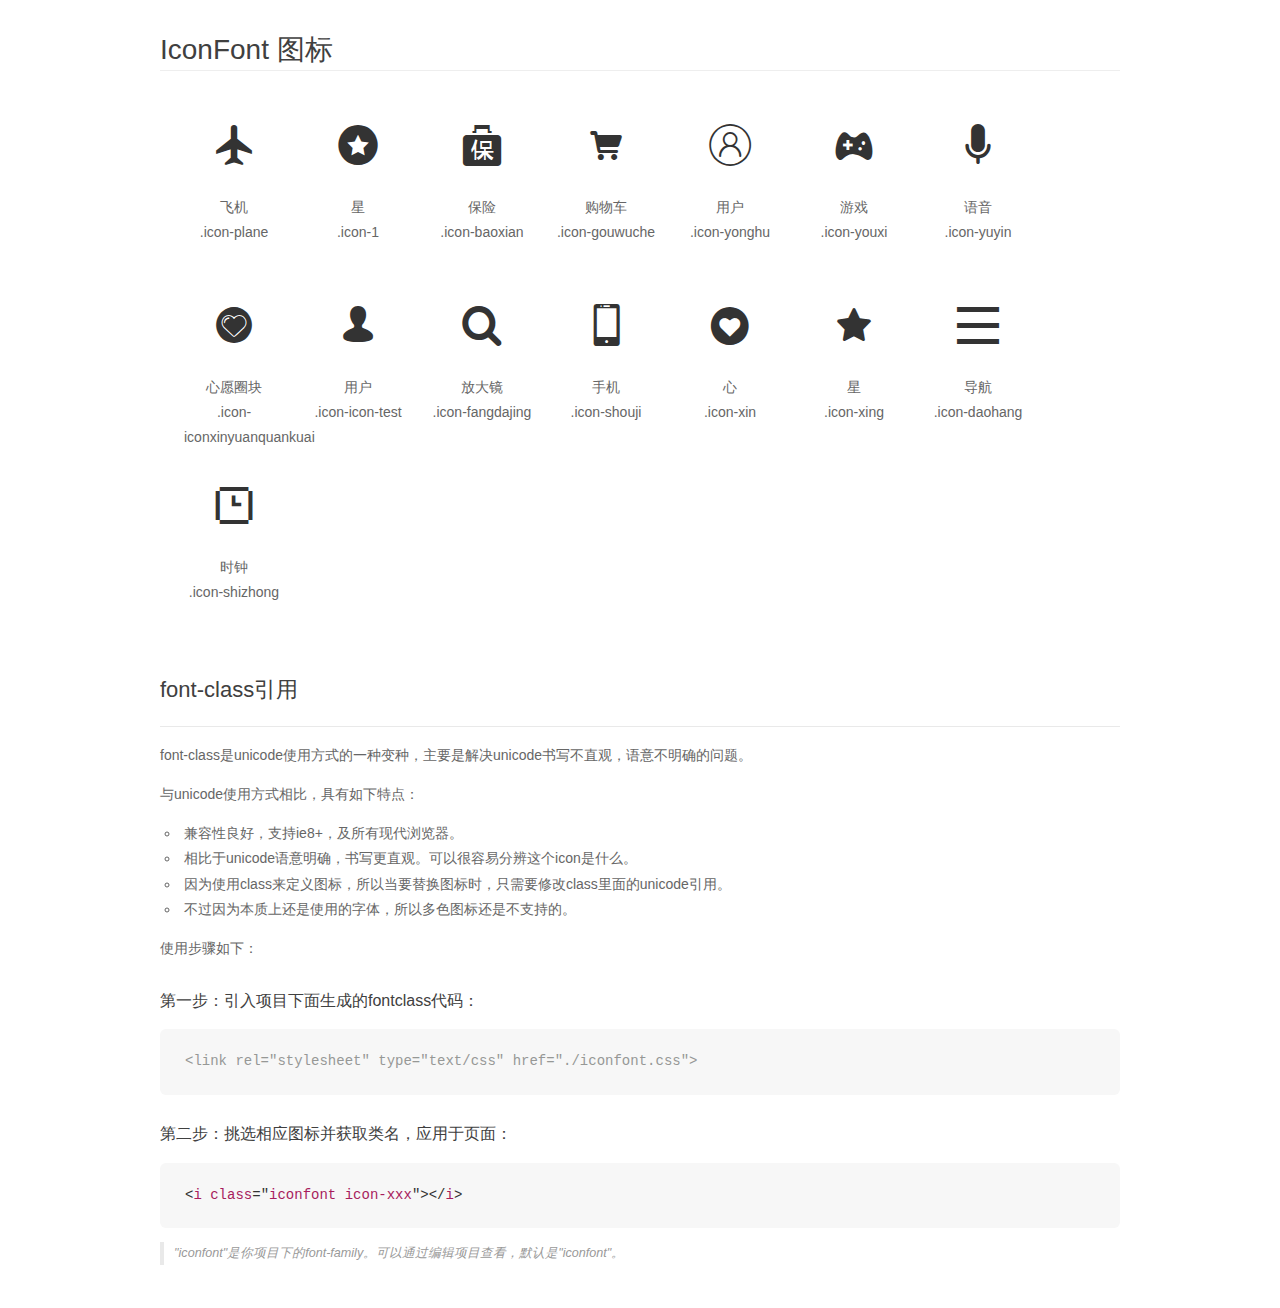
<file: font/demo_fontclass.html>
<!DOCTYPE html>
<html>
<head>
    <meta charset="utf-8"/>
    <title>IconFont</title>
    <link rel="stylesheet" href="demo.css">
    <link rel="stylesheet" href="iconfont.css">
</head>
<body>
    <div class="main markdown">
        <h1>IconFont 图标</h1>
        <ul class="icon_lists clear">
            
                <li>
                <i class="icon iconfont icon-plane"></i>
                    <div class="name">飞机</div>
                    <div class="fontclass">.icon-plane</div>
                </li>
            
                <li>
                <i class="icon iconfont icon-1"></i>
                    <div class="name">星</div>
                    <div class="fontclass">.icon-1</div>
                </li>
            
                <li>
                <i class="icon iconfont icon-baoxian"></i>
                    <div class="name">保险</div>
                    <div class="fontclass">.icon-baoxian</div>
                </li>
            
                <li>
                <i class="icon iconfont icon-gouwuche"></i>
                    <div class="name">购物车</div>
                    <div class="fontclass">.icon-gouwuche</div>
                </li>
            
                <li>
                <i class="icon iconfont icon-yonghu"></i>
                    <div class="name">用户</div>
                    <div class="fontclass">.icon-yonghu</div>
                </li>
            
                <li>
                <i class="icon iconfont icon-youxi"></i>
                    <div class="name">游戏</div>
                    <div class="fontclass">.icon-youxi</div>
                </li>
            
                <li>
                <i class="icon iconfont icon-yuyin"></i>
                    <div class="name">语音</div>
                    <div class="fontclass">.icon-yuyin</div>
                </li>
            
                <li>
                <i class="icon iconfont icon-iconxinyuanquankuai"></i>
                    <div class="name">心愿圈块</div>
                    <div class="fontclass">.icon-iconxinyuanquankuai</div>
                </li>
            
                <li>
                <i class="icon iconfont icon-icon-test"></i>
                    <div class="name">用户</div>
                    <div class="fontclass">.icon-icon-test</div>
                </li>
            
                <li>
                <i class="icon iconfont icon-fangdajing"></i>
                    <div class="name">放大镜</div>
                    <div class="fontclass">.icon-fangdajing</div>
                </li>
            
                <li>
                <i class="icon iconfont icon-shouji"></i>
                    <div class="name">手机</div>
                    <div class="fontclass">.icon-shouji</div>
                </li>
            
                <li>
                <i class="icon iconfont icon-xin"></i>
                    <div class="name">心</div>
                    <div class="fontclass">.icon-xin</div>
                </li>
            
                <li>
                <i class="icon iconfont icon-xing"></i>
                    <div class="name">星</div>
                    <div class="fontclass">.icon-xing</div>
                </li>
            
                <li>
                <i class="icon iconfont icon-daohang"></i>
                    <div class="name">导航</div>
                    <div class="fontclass">.icon-daohang</div>
                </li>
            
                <li>
                <i class="icon iconfont icon-shizhong"></i>
                    <div class="name">时钟</div>
                    <div class="fontclass">.icon-shizhong</div>
                </li>
            
        </ul>

        <h2 id="font-class-">font-class引用</h2>
        <hr>

        <p>font-class是unicode使用方式的一种变种，主要是解决unicode书写不直观，语意不明确的问题。</p>
        <p>与unicode使用方式相比，具有如下特点：</p>
        <ul>
        <li>兼容性良好，支持ie8+，及所有现代浏览器。</li>
        <li>相比于unicode语意明确，书写更直观。可以很容易分辨这个icon是什么。</li>
        <li>因为使用class来定义图标，所以当要替换图标时，只需要修改class里面的unicode引用。</li>
        <li>不过因为本质上还是使用的字体，所以多色图标还是不支持的。</li>
        </ul>
        <p>使用步骤如下：</p>
        <h3 id="-fontclass-">第一步：引入项目下面生成的fontclass代码：</h3>


        <pre><code class="lang-js hljs javascript"><span class="hljs-comment">&lt;link rel="stylesheet" type="text/css" href="./iconfont.css"&gt;</span></code></pre>
        <h3 id="-">第二步：挑选相应图标并获取类名，应用于页面：</h3>
        <pre><code class="lang-css hljs">&lt;<span class="hljs-selector-tag">i</span> <span class="hljs-selector-tag">class</span>="<span class="hljs-selector-tag">iconfont</span> <span class="hljs-selector-tag">icon-xxx</span>"&gt;&lt;/<span class="hljs-selector-tag">i</span>&gt;</code></pre>
        <blockquote>
        <p>"iconfont"是你项目下的font-family。可以通过编辑项目查看，默认是"iconfont"。</p>
        </blockquote>
    </div>
</body>
</html>
</file>
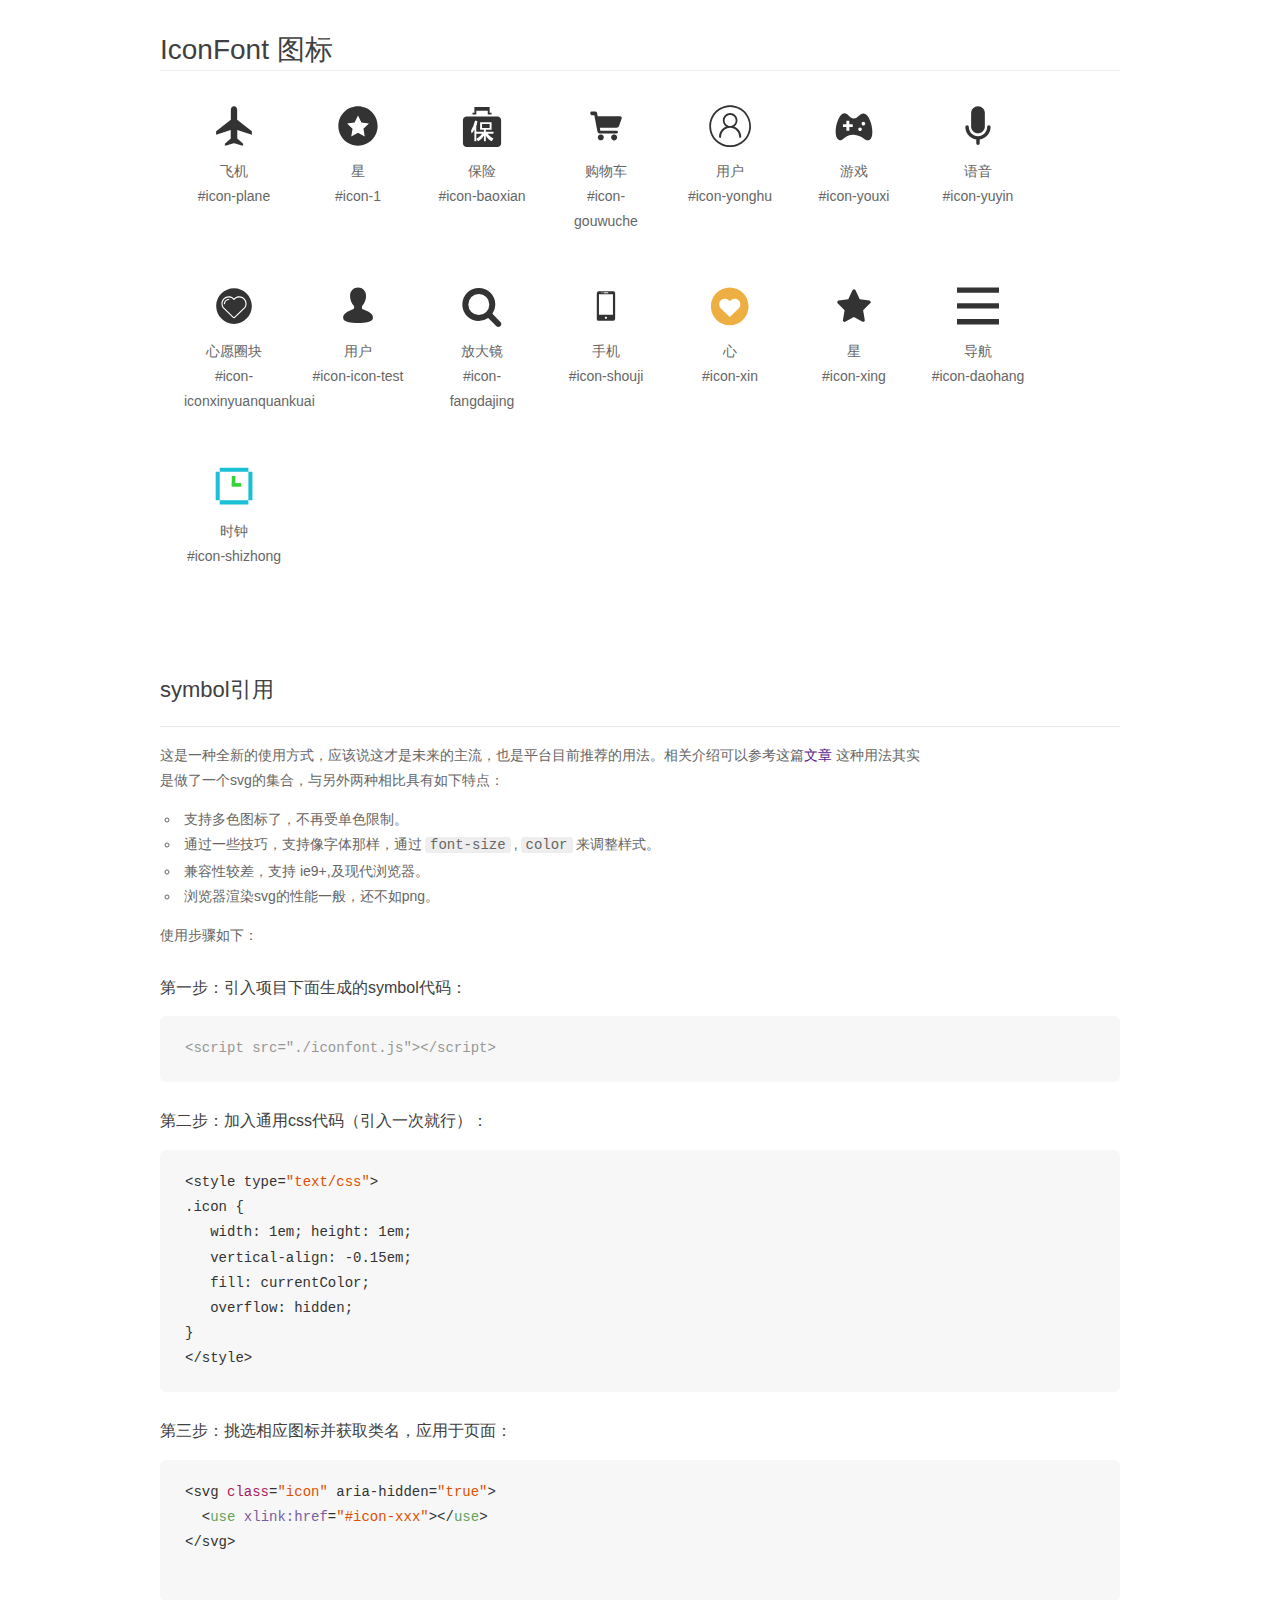
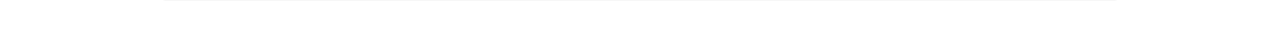
<file: font/demo_symbol.html>
<!DOCTYPE html>
<html>
<head>
    <meta charset="utf-8"/>
    <title>IconFont</title>
    <link rel="stylesheet" href="demo.css">
    <script src="iconfont.js"></script>

    <style type="text/css">
        .icon {
          /* 通过设置 font-size 来改变图标大小 */
          width: 1em; height: 1em;
          /* 图标和文字相邻时，垂直对齐 */
          vertical-align: -0.15em;
          /* 通过设置 color 来改变 SVG 的颜色/fill */
          fill: currentColor;
          /* path 和 stroke 溢出 viewBox 部分在 IE 下会显示
             normalize.css 中也包含这行 */
          overflow: hidden;
        }

    </style>
</head>
<body>
    <div class="main markdown">
        <h1>IconFont 图标</h1>
        <ul class="icon_lists clear">
            
                <li>
                    <svg class="icon" aria-hidden="true">
                        <use xlink:href="#icon-plane"></use>
                    </svg>
                    <div class="name">飞机</div>
                    <div class="fontclass">#icon-plane</div>
                </li>
            
                <li>
                    <svg class="icon" aria-hidden="true">
                        <use xlink:href="#icon-1"></use>
                    </svg>
                    <div class="name">星</div>
                    <div class="fontclass">#icon-1</div>
                </li>
            
                <li>
                    <svg class="icon" aria-hidden="true">
                        <use xlink:href="#icon-baoxian"></use>
                    </svg>
                    <div class="name">保险</div>
                    <div class="fontclass">#icon-baoxian</div>
                </li>
            
                <li>
                    <svg class="icon" aria-hidden="true">
                        <use xlink:href="#icon-gouwuche"></use>
                    </svg>
                    <div class="name">购物车</div>
                    <div class="fontclass">#icon-gouwuche</div>
                </li>
            
                <li>
                    <svg class="icon" aria-hidden="true">
                        <use xlink:href="#icon-yonghu"></use>
                    </svg>
                    <div class="name">用户</div>
                    <div class="fontclass">#icon-yonghu</div>
                </li>
            
                <li>
                    <svg class="icon" aria-hidden="true">
                        <use xlink:href="#icon-youxi"></use>
                    </svg>
                    <div class="name">游戏</div>
                    <div class="fontclass">#icon-youxi</div>
                </li>
            
                <li>
                    <svg class="icon" aria-hidden="true">
                        <use xlink:href="#icon-yuyin"></use>
                    </svg>
                    <div class="name">语音</div>
                    <div class="fontclass">#icon-yuyin</div>
                </li>
            
                <li>
                    <svg class="icon" aria-hidden="true">
                        <use xlink:href="#icon-iconxinyuanquankuai"></use>
                    </svg>
                    <div class="name">心愿圈块</div>
                    <div class="fontclass">#icon-iconxinyuanquankuai</div>
                </li>
            
                <li>
                    <svg class="icon" aria-hidden="true">
                        <use xlink:href="#icon-icon-test"></use>
                    </svg>
                    <div class="name">用户</div>
                    <div class="fontclass">#icon-icon-test</div>
                </li>
            
                <li>
                    <svg class="icon" aria-hidden="true">
                        <use xlink:href="#icon-fangdajing"></use>
                    </svg>
                    <div class="name">放大镜</div>
                    <div class="fontclass">#icon-fangdajing</div>
                </li>
            
                <li>
                    <svg class="icon" aria-hidden="true">
                        <use xlink:href="#icon-shouji"></use>
                    </svg>
                    <div class="name">手机</div>
                    <div class="fontclass">#icon-shouji</div>
                </li>
            
                <li>
                    <svg class="icon" aria-hidden="true">
                        <use xlink:href="#icon-xin"></use>
                    </svg>
                    <div class="name">心</div>
                    <div class="fontclass">#icon-xin</div>
                </li>
            
                <li>
                    <svg class="icon" aria-hidden="true">
                        <use xlink:href="#icon-xing"></use>
                    </svg>
                    <div class="name">星</div>
                    <div class="fontclass">#icon-xing</div>
                </li>
            
                <li>
                    <svg class="icon" aria-hidden="true">
                        <use xlink:href="#icon-daohang"></use>
                    </svg>
                    <div class="name">导航</div>
                    <div class="fontclass">#icon-daohang</div>
                </li>
            
                <li>
                    <svg class="icon" aria-hidden="true">
                        <use xlink:href="#icon-shizhong"></use>
                    </svg>
                    <div class="name">时钟</div>
                    <div class="fontclass">#icon-shizhong</div>
                </li>
            
        </ul>


        <h2 id="symbol-">symbol引用</h2>
        <hr>

        <p>这是一种全新的使用方式，应该说这才是未来的主流，也是平台目前推荐的用法。相关介绍可以参考这篇<a href="">文章</a>
        这种用法其实是做了一个svg的集合，与另外两种相比具有如下特点：</p>
        <ul>
          <li>支持多色图标了，不再受单色限制。</li>
          <li>通过一些技巧，支持像字体那样，通过<code>font-size</code>,<code>color</code>来调整样式。</li>
          <li>兼容性较差，支持 ie9+,及现代浏览器。</li>
          <li>浏览器渲染svg的性能一般，还不如png。</li>
        </ul>
        <p>使用步骤如下：</p>
        <h3 id="-symbol-">第一步：引入项目下面生成的symbol代码：</h3>
        <pre><code class="lang-js hljs javascript"><span class="hljs-comment">&lt;script src="./iconfont.js"&gt;&lt;/script&gt;</span></code></pre>
        <h3 id="-css-">第二步：加入通用css代码（引入一次就行）：</h3>
        <pre><code class="lang-js hljs javascript">&lt;style type=<span class="hljs-string">"text/css"</span>&gt;
.icon {
   width: <span class="hljs-number">1</span>em; height: <span class="hljs-number">1</span>em;
   vertical-align: <span class="hljs-number">-0.15</span>em;
   fill: currentColor;
   overflow: hidden;
}
&lt;<span class="hljs-regexp">/style&gt;</span></code></pre>
        <h3 id="-">第三步：挑选相应图标并获取类名，应用于页面：</h3>
        <pre><code class="lang-js hljs javascript">&lt;svg <span class="hljs-class"><span class="hljs-keyword">class</span></span>=<span class="hljs-string">"icon"</span> aria-hidden=<span class="hljs-string">"true"</span>&gt;<span class="xml"><span class="hljs-tag">
  &lt;<span class="hljs-name">use</span> <span class="hljs-attr">xlink:href</span>=<span class="hljs-string">"#icon-xxx"</span>&gt;</span><span class="hljs-tag">&lt;/<span class="hljs-name">use</span>&gt;</span>
</span>&lt;<span class="hljs-regexp">/svg&gt;
        </span></code></pre>
    </div>
</body>
</html>
</file>
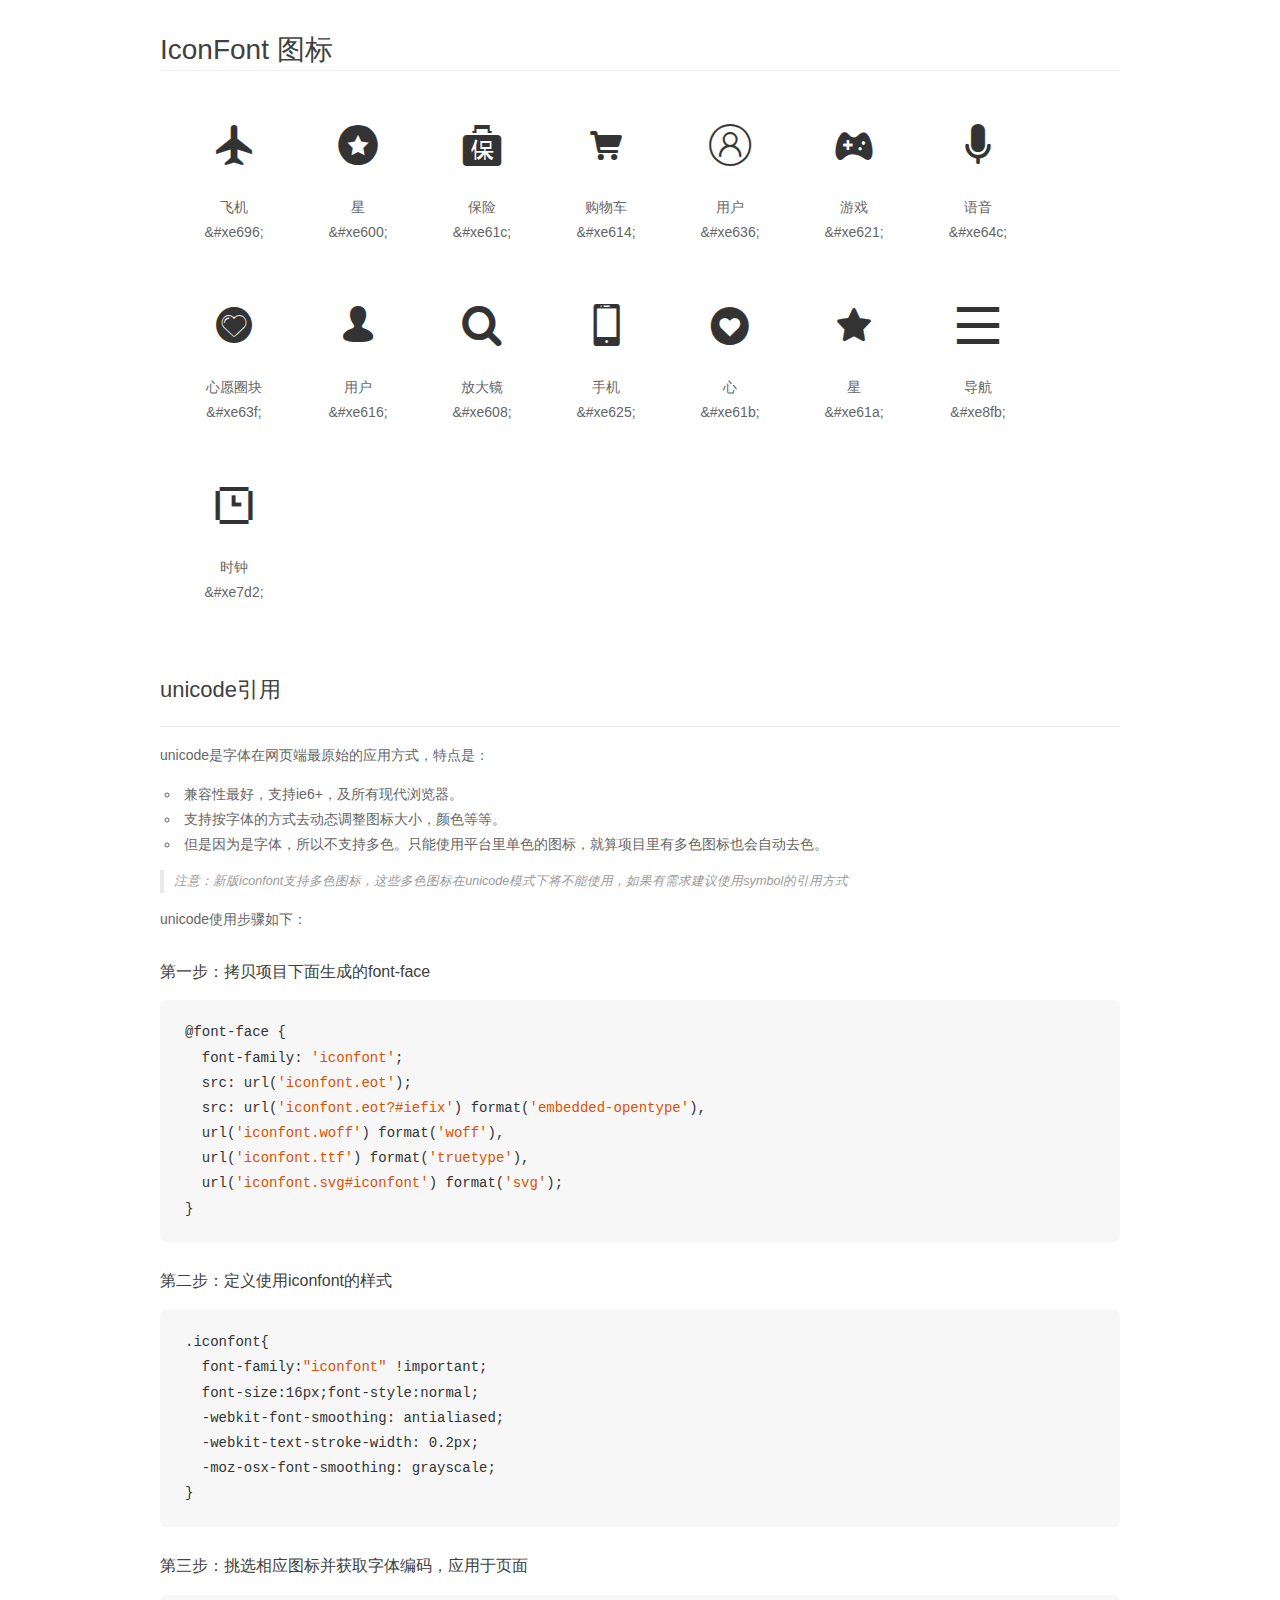
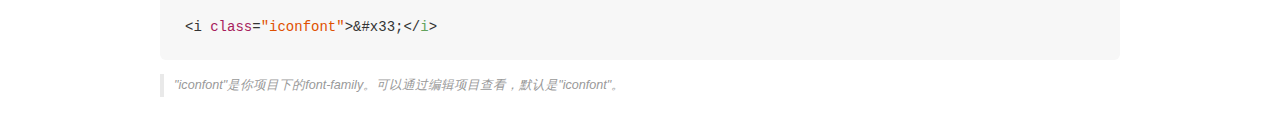
<file: font/demo_unicode.html>
<!DOCTYPE html>
<html>
<head>
    <meta charset="utf-8"/>
    <title>IconFont</title>
    <link rel="stylesheet" href="demo.css">

    <style type="text/css">

        @font-face {font-family: "iconfont";
          src: url('iconfont.eot'); /* IE9*/
          src: url('iconfont.eot#iefix') format('embedded-opentype'), /* IE6-IE8 */
          url('iconfont.woff') format('woff'), /* chrome, firefox */
          url('iconfont.ttf') format('truetype'), /* chrome, firefox, opera, Safari, Android, iOS 4.2+*/
          url('iconfont.svg#iconfont') format('svg'); /* iOS 4.1- */
        }

        .iconfont {
          font-family:"iconfont" !important;
          font-size:16px;
          font-style:normal;
          -webkit-font-smoothing: antialiased;
          -webkit-text-stroke-width: 0.2px;
          -moz-osx-font-smoothing: grayscale;
        }

    </style>
</head>
<body>
    <div class="main markdown">
        <h1>IconFont 图标</h1>
        <ul class="icon_lists clear">
            
                <li>
                <i class="icon iconfont">&#xe696;</i>
                    <div class="name">飞机</div>
                    <div class="code">&amp;#xe696;</div>
                </li>
            
                <li>
                <i class="icon iconfont">&#xe600;</i>
                    <div class="name">星</div>
                    <div class="code">&amp;#xe600;</div>
                </li>
            
                <li>
                <i class="icon iconfont">&#xe61c;</i>
                    <div class="name">保险</div>
                    <div class="code">&amp;#xe61c;</div>
                </li>
            
                <li>
                <i class="icon iconfont">&#xe614;</i>
                    <div class="name">购物车</div>
                    <div class="code">&amp;#xe614;</div>
                </li>
            
                <li>
                <i class="icon iconfont">&#xe636;</i>
                    <div class="name">用户</div>
                    <div class="code">&amp;#xe636;</div>
                </li>
            
                <li>
                <i class="icon iconfont">&#xe621;</i>
                    <div class="name">游戏</div>
                    <div class="code">&amp;#xe621;</div>
                </li>
            
                <li>
                <i class="icon iconfont">&#xe64c;</i>
                    <div class="name">语音</div>
                    <div class="code">&amp;#xe64c;</div>
                </li>
            
                <li>
                <i class="icon iconfont">&#xe63f;</i>
                    <div class="name">心愿圈块</div>
                    <div class="code">&amp;#xe63f;</div>
                </li>
            
                <li>
                <i class="icon iconfont">&#xe616;</i>
                    <div class="name">用户</div>
                    <div class="code">&amp;#xe616;</div>
                </li>
            
                <li>
                <i class="icon iconfont">&#xe608;</i>
                    <div class="name">放大镜</div>
                    <div class="code">&amp;#xe608;</div>
                </li>
            
                <li>
                <i class="icon iconfont">&#xe625;</i>
                    <div class="name">手机</div>
                    <div class="code">&amp;#xe625;</div>
                </li>
            
                <li>
                <i class="icon iconfont">&#xe61b;</i>
                    <div class="name">心</div>
                    <div class="code">&amp;#xe61b;</div>
                </li>
            
                <li>
                <i class="icon iconfont">&#xe61a;</i>
                    <div class="name">星</div>
                    <div class="code">&amp;#xe61a;</div>
                </li>
            
                <li>
                <i class="icon iconfont">&#xe8fb;</i>
                    <div class="name">导航</div>
                    <div class="code">&amp;#xe8fb;</div>
                </li>
            
                <li>
                <i class="icon iconfont">&#xe7d2;</i>
                    <div class="name">时钟</div>
                    <div class="code">&amp;#xe7d2;</div>
                </li>
            
        </ul>
        <h2 id="unicode-">unicode引用</h2>
        <hr>

        <p>unicode是字体在网页端最原始的应用方式，特点是：</p>
        <ul>
        <li>兼容性最好，支持ie6+，及所有现代浏览器。</li>
        <li>支持按字体的方式去动态调整图标大小，颜色等等。</li>
        <li>但是因为是字体，所以不支持多色。只能使用平台里单色的图标，就算项目里有多色图标也会自动去色。</li>
        </ul>
        <blockquote>
        <p>注意：新版iconfont支持多色图标，这些多色图标在unicode模式下将不能使用，如果有需求建议使用symbol的引用方式</p>
        </blockquote>
        <p>unicode使用步骤如下：</p>
        <h3 id="-font-face">第一步：拷贝项目下面生成的font-face</h3>
        <pre><code class="lang-js hljs javascript">@font-face {
  font-family: <span class="hljs-string">'iconfont'</span>;
  src: url(<span class="hljs-string">'iconfont.eot'</span>);
  src: url(<span class="hljs-string">'iconfont.eot?#iefix'</span>) format(<span class="hljs-string">'embedded-opentype'</span>),
  url(<span class="hljs-string">'iconfont.woff'</span>) format(<span class="hljs-string">'woff'</span>),
  url(<span class="hljs-string">'iconfont.ttf'</span>) format(<span class="hljs-string">'truetype'</span>),
  url(<span class="hljs-string">'iconfont.svg#iconfont'</span>) format(<span class="hljs-string">'svg'</span>);
}
</code></pre>
        <h3 id="-iconfont-">第二步：定义使用iconfont的样式</h3>
        <pre><code class="lang-js hljs javascript">.iconfont{
  font-family:<span class="hljs-string">"iconfont"</span> !important;
  font-size:<span class="hljs-number">16</span>px;font-style:normal;
  -webkit-font-smoothing: antialiased;
  -webkit-text-stroke-width: <span class="hljs-number">0.2</span>px;
  -moz-osx-font-smoothing: grayscale;
}
</code></pre>
        <h3 id="-">第三步：挑选相应图标并获取字体编码，应用于页面</h3>
        <pre><code class="lang-js hljs javascript">&lt;i <span class="hljs-class"><span class="hljs-keyword">class</span></span>=<span class="hljs-string">"iconfont"</span>&gt;&amp;#x33;<span class="xml"><span class="hljs-tag">&lt;/<span class="hljs-name">i</span>&gt;</span></span></code></pre>

        <blockquote>
        <p>"iconfont"是你项目下的font-family。可以通过编辑项目查看，默认是"iconfont"。</p>
        </blockquote>
    </div>


</body>
</html>
</file>
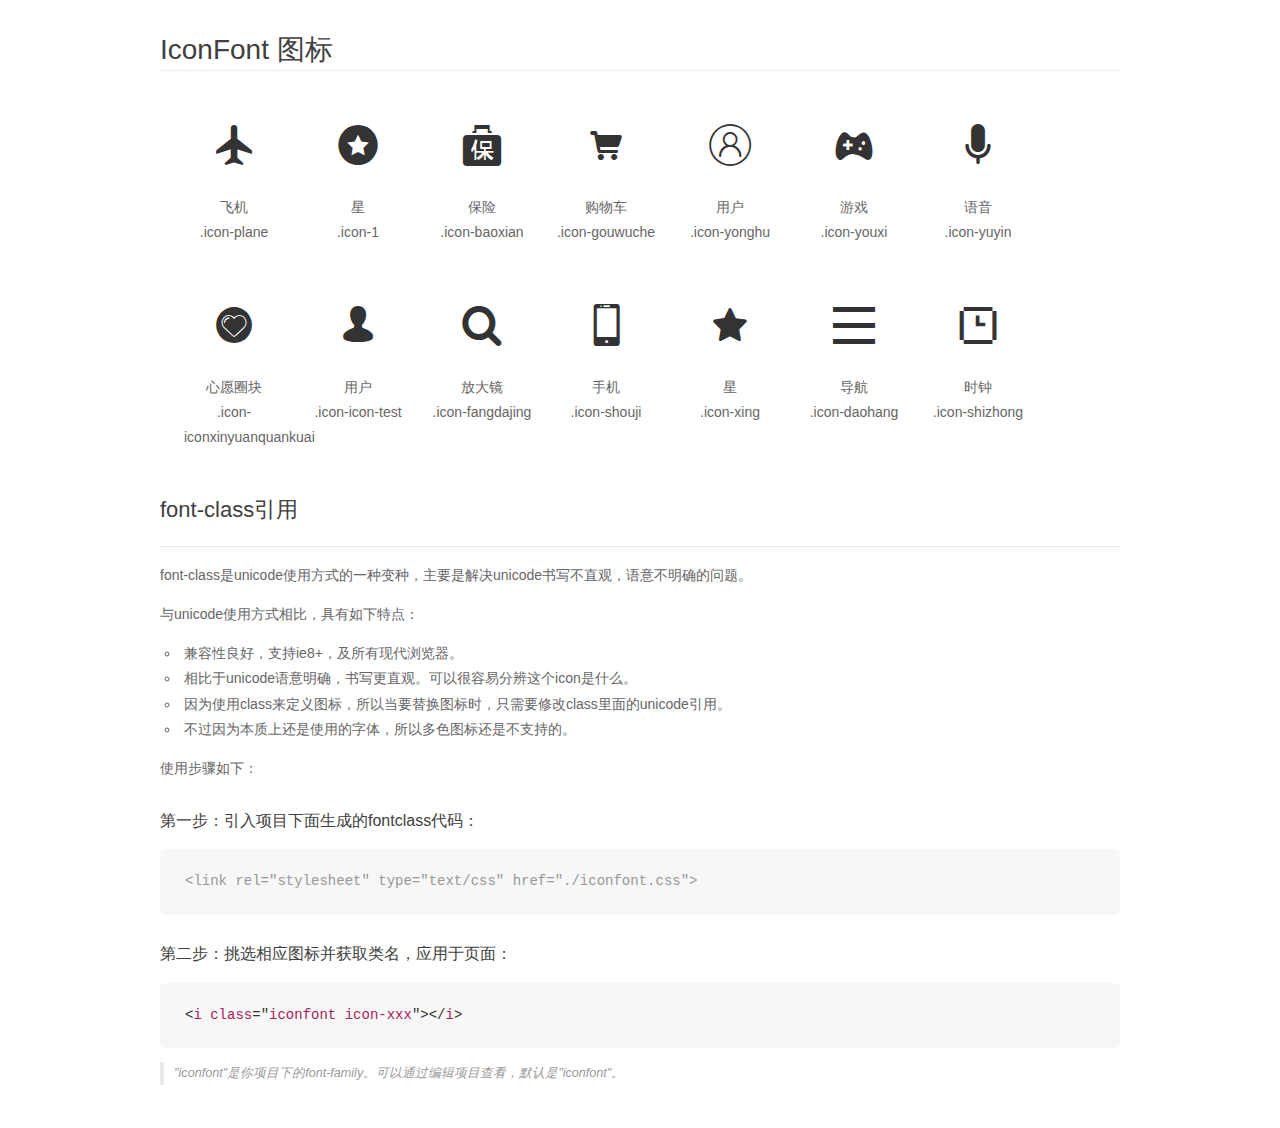
<file: font/font_0wa3u6krdogsnhfr/demo_fontclass.html>
<!DOCTYPE html>
<html>
<head>
    <meta charset="utf-8"/>
    <title>IconFont</title>
    <link rel="stylesheet" href="demo.css">
    <link rel="stylesheet" href="iconfont.css">
</head>
<body>
    <div class="main markdown">
        <h1>IconFont 图标</h1>
        <ul class="icon_lists clear">
            
                <li>
                <i class="icon iconfont icon-plane"></i>
                    <div class="name">飞机</div>
                    <div class="fontclass">.icon-plane</div>
                </li>
            
                <li>
                <i class="icon iconfont icon-1"></i>
                    <div class="name">星</div>
                    <div class="fontclass">.icon-1</div>
                </li>
            
                <li>
                <i class="icon iconfont icon-baoxian"></i>
                    <div class="name">保险</div>
                    <div class="fontclass">.icon-baoxian</div>
                </li>
            
                <li>
                <i class="icon iconfont icon-gouwuche"></i>
                    <div class="name">购物车</div>
                    <div class="fontclass">.icon-gouwuche</div>
                </li>
            
                <li>
                <i class="icon iconfont icon-yonghu"></i>
                    <div class="name">用户</div>
                    <div class="fontclass">.icon-yonghu</div>
                </li>
            
                <li>
                <i class="icon iconfont icon-youxi"></i>
                    <div class="name">游戏</div>
                    <div class="fontclass">.icon-youxi</div>
                </li>
            
                <li>
                <i class="icon iconfont icon-yuyin"></i>
                    <div class="name">语音</div>
                    <div class="fontclass">.icon-yuyin</div>
                </li>
            
                <li>
                <i class="icon iconfont icon-iconxinyuanquankuai"></i>
                    <div class="name">心愿圈块</div>
                    <div class="fontclass">.icon-iconxinyuanquankuai</div>
                </li>
            
                <li>
                <i class="icon iconfont icon-icon-test"></i>
                    <div class="name">用户</div>
                    <div class="fontclass">.icon-icon-test</div>
                </li>
            
                <li>
                <i class="icon iconfont icon-fangdajing"></i>
                    <div class="name">放大镜</div>
                    <div class="fontclass">.icon-fangdajing</div>
                </li>
            
                <li>
                <i class="icon iconfont icon-shouji"></i>
                    <div class="name">手机</div>
                    <div class="fontclass">.icon-shouji</div>
                </li>
            
                <li>
                <i class="icon iconfont icon-xing"></i>
                    <div class="name">星</div>
                    <div class="fontclass">.icon-xing</div>
                </li>
            
                <li>
                <i class="icon iconfont icon-daohang"></i>
                    <div class="name">导航</div>
                    <div class="fontclass">.icon-daohang</div>
                </li>
            
                <li>
                <i class="icon iconfont icon-shizhong"></i>
                    <div class="name">时钟</div>
                    <div class="fontclass">.icon-shizhong</div>
                </li>
            
        </ul>

        <h2 id="font-class-">font-class引用</h2>
        <hr>

        <p>font-class是unicode使用方式的一种变种，主要是解决unicode书写不直观，语意不明确的问题。</p>
        <p>与unicode使用方式相比，具有如下特点：</p>
        <ul>
        <li>兼容性良好，支持ie8+，及所有现代浏览器。</li>
        <li>相比于unicode语意明确，书写更直观。可以很容易分辨这个icon是什么。</li>
        <li>因为使用class来定义图标，所以当要替换图标时，只需要修改class里面的unicode引用。</li>
        <li>不过因为本质上还是使用的字体，所以多色图标还是不支持的。</li>
        </ul>
        <p>使用步骤如下：</p>
        <h3 id="-fontclass-">第一步：引入项目下面生成的fontclass代码：</h3>


        <pre><code class="lang-js hljs javascript"><span class="hljs-comment">&lt;link rel="stylesheet" type="text/css" href="./iconfont.css"&gt;</span></code></pre>
        <h3 id="-">第二步：挑选相应图标并获取类名，应用于页面：</h3>
        <pre><code class="lang-css hljs">&lt;<span class="hljs-selector-tag">i</span> <span class="hljs-selector-tag">class</span>="<span class="hljs-selector-tag">iconfont</span> <span class="hljs-selector-tag">icon-xxx</span>"&gt;&lt;/<span class="hljs-selector-tag">i</span>&gt;</code></pre>
        <blockquote>
        <p>"iconfont"是你项目下的font-family。可以通过编辑项目查看，默认是"iconfont"。</p>
        </blockquote>
    </div>
</body>
</html>
</file>
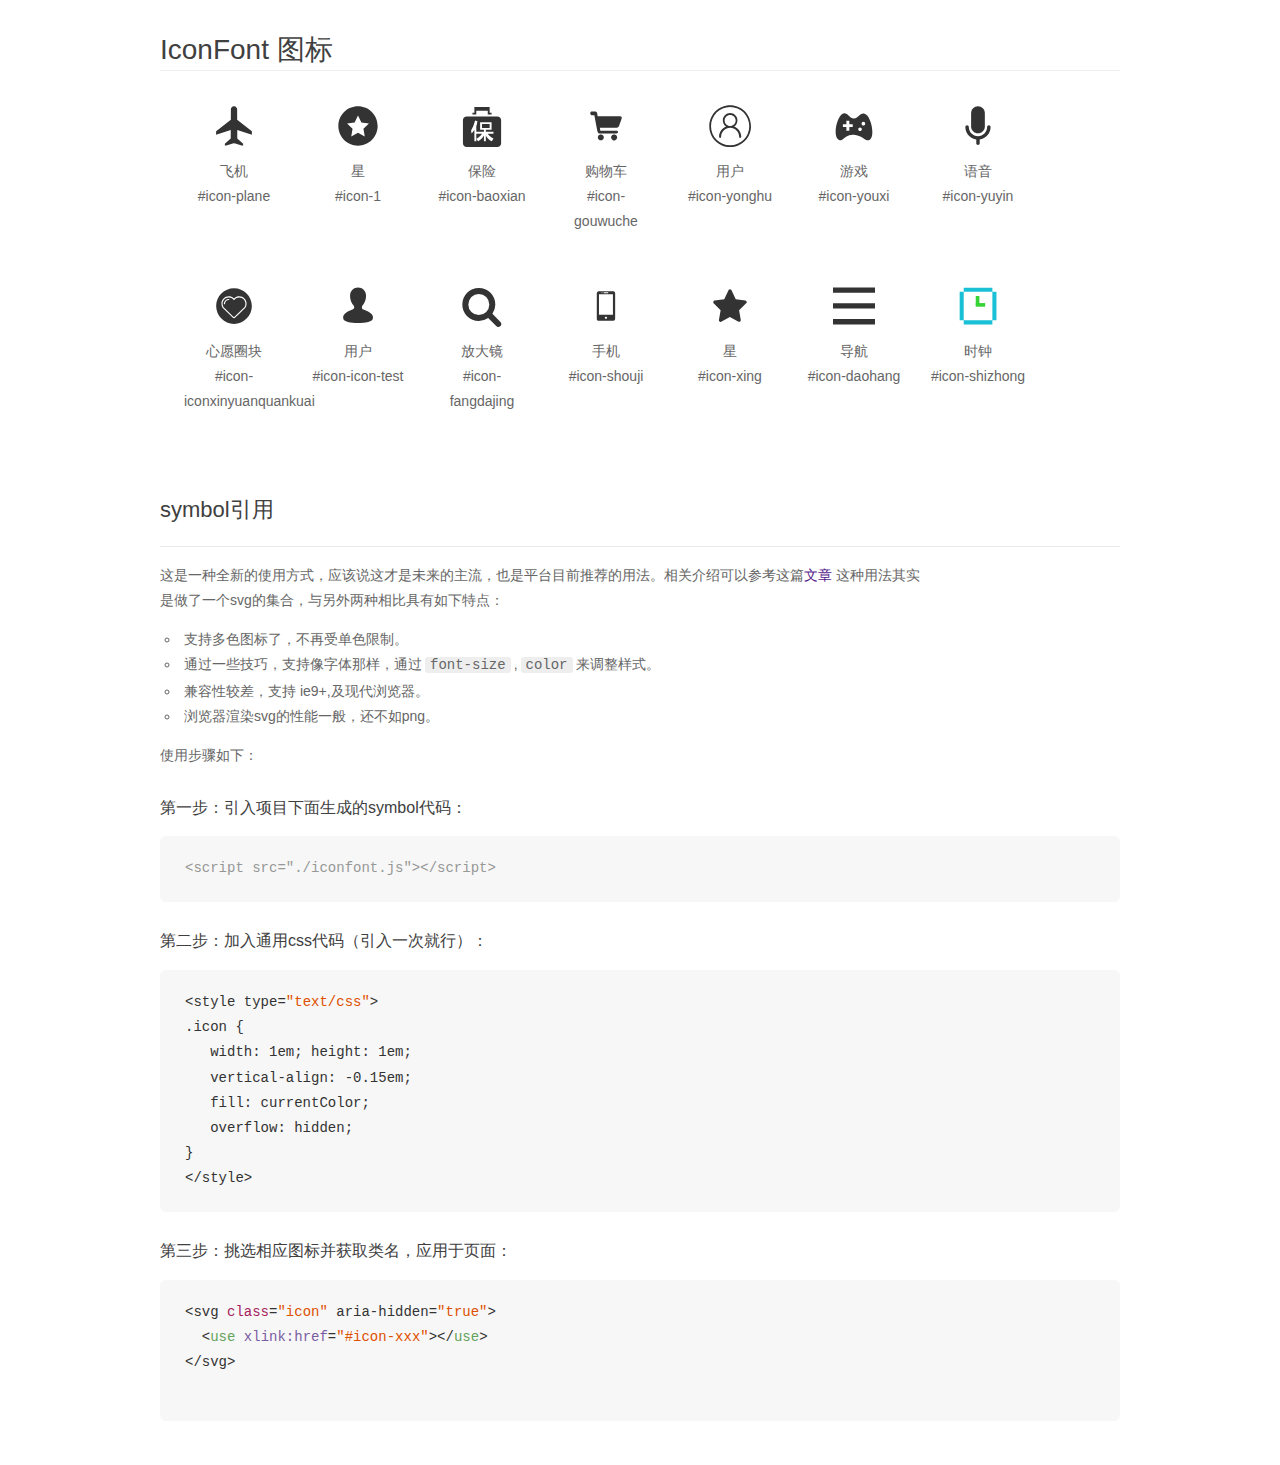
<file: font/font_0wa3u6krdogsnhfr/demo_symbol.html>
<!DOCTYPE html>
<html>
<head>
    <meta charset="utf-8"/>
    <title>IconFont</title>
    <link rel="stylesheet" href="demo.css">
    <script src="iconfont.js"></script>

    <style type="text/css">
        .icon {
          /* 通过设置 font-size 来改变图标大小 */
          width: 1em; height: 1em;
          /* 图标和文字相邻时，垂直对齐 */
          vertical-align: -0.15em;
          /* 通过设置 color 来改变 SVG 的颜色/fill */
          fill: currentColor;
          /* path 和 stroke 溢出 viewBox 部分在 IE 下会显示
             normalize.css 中也包含这行 */
          overflow: hidden;
        }

    </style>
</head>
<body>
    <div class="main markdown">
        <h1>IconFont 图标</h1>
        <ul class="icon_lists clear">
            
                <li>
                    <svg class="icon" aria-hidden="true">
                        <use xlink:href="#icon-plane"></use>
                    </svg>
                    <div class="name">飞机</div>
                    <div class="fontclass">#icon-plane</div>
                </li>
            
                <li>
                    <svg class="icon" aria-hidden="true">
                        <use xlink:href="#icon-1"></use>
                    </svg>
                    <div class="name">星</div>
                    <div class="fontclass">#icon-1</div>
                </li>
            
                <li>
                    <svg class="icon" aria-hidden="true">
                        <use xlink:href="#icon-baoxian"></use>
                    </svg>
                    <div class="name">保险</div>
                    <div class="fontclass">#icon-baoxian</div>
                </li>
            
                <li>
                    <svg class="icon" aria-hidden="true">
                        <use xlink:href="#icon-gouwuche"></use>
                    </svg>
                    <div class="name">购物车</div>
                    <div class="fontclass">#icon-gouwuche</div>
                </li>
            
                <li>
                    <svg class="icon" aria-hidden="true">
                        <use xlink:href="#icon-yonghu"></use>
                    </svg>
                    <div class="name">用户</div>
                    <div class="fontclass">#icon-yonghu</div>
                </li>
            
                <li>
                    <svg class="icon" aria-hidden="true">
                        <use xlink:href="#icon-youxi"></use>
                    </svg>
                    <div class="name">游戏</div>
                    <div class="fontclass">#icon-youxi</div>
                </li>
            
                <li>
                    <svg class="icon" aria-hidden="true">
                        <use xlink:href="#icon-yuyin"></use>
                    </svg>
                    <div class="name">语音</div>
                    <div class="fontclass">#icon-yuyin</div>
                </li>
            
                <li>
                    <svg class="icon" aria-hidden="true">
                        <use xlink:href="#icon-iconxinyuanquankuai"></use>
                    </svg>
                    <div class="name">心愿圈块</div>
                    <div class="fontclass">#icon-iconxinyuanquankuai</div>
                </li>
            
                <li>
                    <svg class="icon" aria-hidden="true">
                        <use xlink:href="#icon-icon-test"></use>
                    </svg>
                    <div class="name">用户</div>
                    <div class="fontclass">#icon-icon-test</div>
                </li>
            
                <li>
                    <svg class="icon" aria-hidden="true">
                        <use xlink:href="#icon-fangdajing"></use>
                    </svg>
                    <div class="name">放大镜</div>
                    <div class="fontclass">#icon-fangdajing</div>
                </li>
            
                <li>
                    <svg class="icon" aria-hidden="true">
                        <use xlink:href="#icon-shouji"></use>
                    </svg>
                    <div class="name">手机</div>
                    <div class="fontclass">#icon-shouji</div>
                </li>
            
                <li>
                    <svg class="icon" aria-hidden="true">
                        <use xlink:href="#icon-xing"></use>
                    </svg>
                    <div class="name">星</div>
                    <div class="fontclass">#icon-xing</div>
                </li>
            
                <li>
                    <svg class="icon" aria-hidden="true">
                        <use xlink:href="#icon-daohang"></use>
                    </svg>
                    <div class="name">导航</div>
                    <div class="fontclass">#icon-daohang</div>
                </li>
            
                <li>
                    <svg class="icon" aria-hidden="true">
                        <use xlink:href="#icon-shizhong"></use>
                    </svg>
                    <div class="name">时钟</div>
                    <div class="fontclass">#icon-shizhong</div>
                </li>
            
        </ul>


        <h2 id="symbol-">symbol引用</h2>
        <hr>

        <p>这是一种全新的使用方式，应该说这才是未来的主流，也是平台目前推荐的用法。相关介绍可以参考这篇<a href="">文章</a>
        这种用法其实是做了一个svg的集合，与另外两种相比具有如下特点：</p>
        <ul>
          <li>支持多色图标了，不再受单色限制。</li>
          <li>通过一些技巧，支持像字体那样，通过<code>font-size</code>,<code>color</code>来调整样式。</li>
          <li>兼容性较差，支持 ie9+,及现代浏览器。</li>
          <li>浏览器渲染svg的性能一般，还不如png。</li>
        </ul>
        <p>使用步骤如下：</p>
        <h3 id="-symbol-">第一步：引入项目下面生成的symbol代码：</h3>
        <pre><code class="lang-js hljs javascript"><span class="hljs-comment">&lt;script src="./iconfont.js"&gt;&lt;/script&gt;</span></code></pre>
        <h3 id="-css-">第二步：加入通用css代码（引入一次就行）：</h3>
        <pre><code class="lang-js hljs javascript">&lt;style type=<span class="hljs-string">"text/css"</span>&gt;
.icon {
   width: <span class="hljs-number">1</span>em; height: <span class="hljs-number">1</span>em;
   vertical-align: <span class="hljs-number">-0.15</span>em;
   fill: currentColor;
   overflow: hidden;
}
&lt;<span class="hljs-regexp">/style&gt;</span></code></pre>
        <h3 id="-">第三步：挑选相应图标并获取类名，应用于页面：</h3>
        <pre><code class="lang-js hljs javascript">&lt;svg <span class="hljs-class"><span class="hljs-keyword">class</span></span>=<span class="hljs-string">"icon"</span> aria-hidden=<span class="hljs-string">"true"</span>&gt;<span class="xml"><span class="hljs-tag">
  &lt;<span class="hljs-name">use</span> <span class="hljs-attr">xlink:href</span>=<span class="hljs-string">"#icon-xxx"</span>&gt;</span><span class="hljs-tag">&lt;/<span class="hljs-name">use</span>&gt;</span>
</span>&lt;<span class="hljs-regexp">/svg&gt;
        </span></code></pre>
    </div>
</body>
</html>
</file>
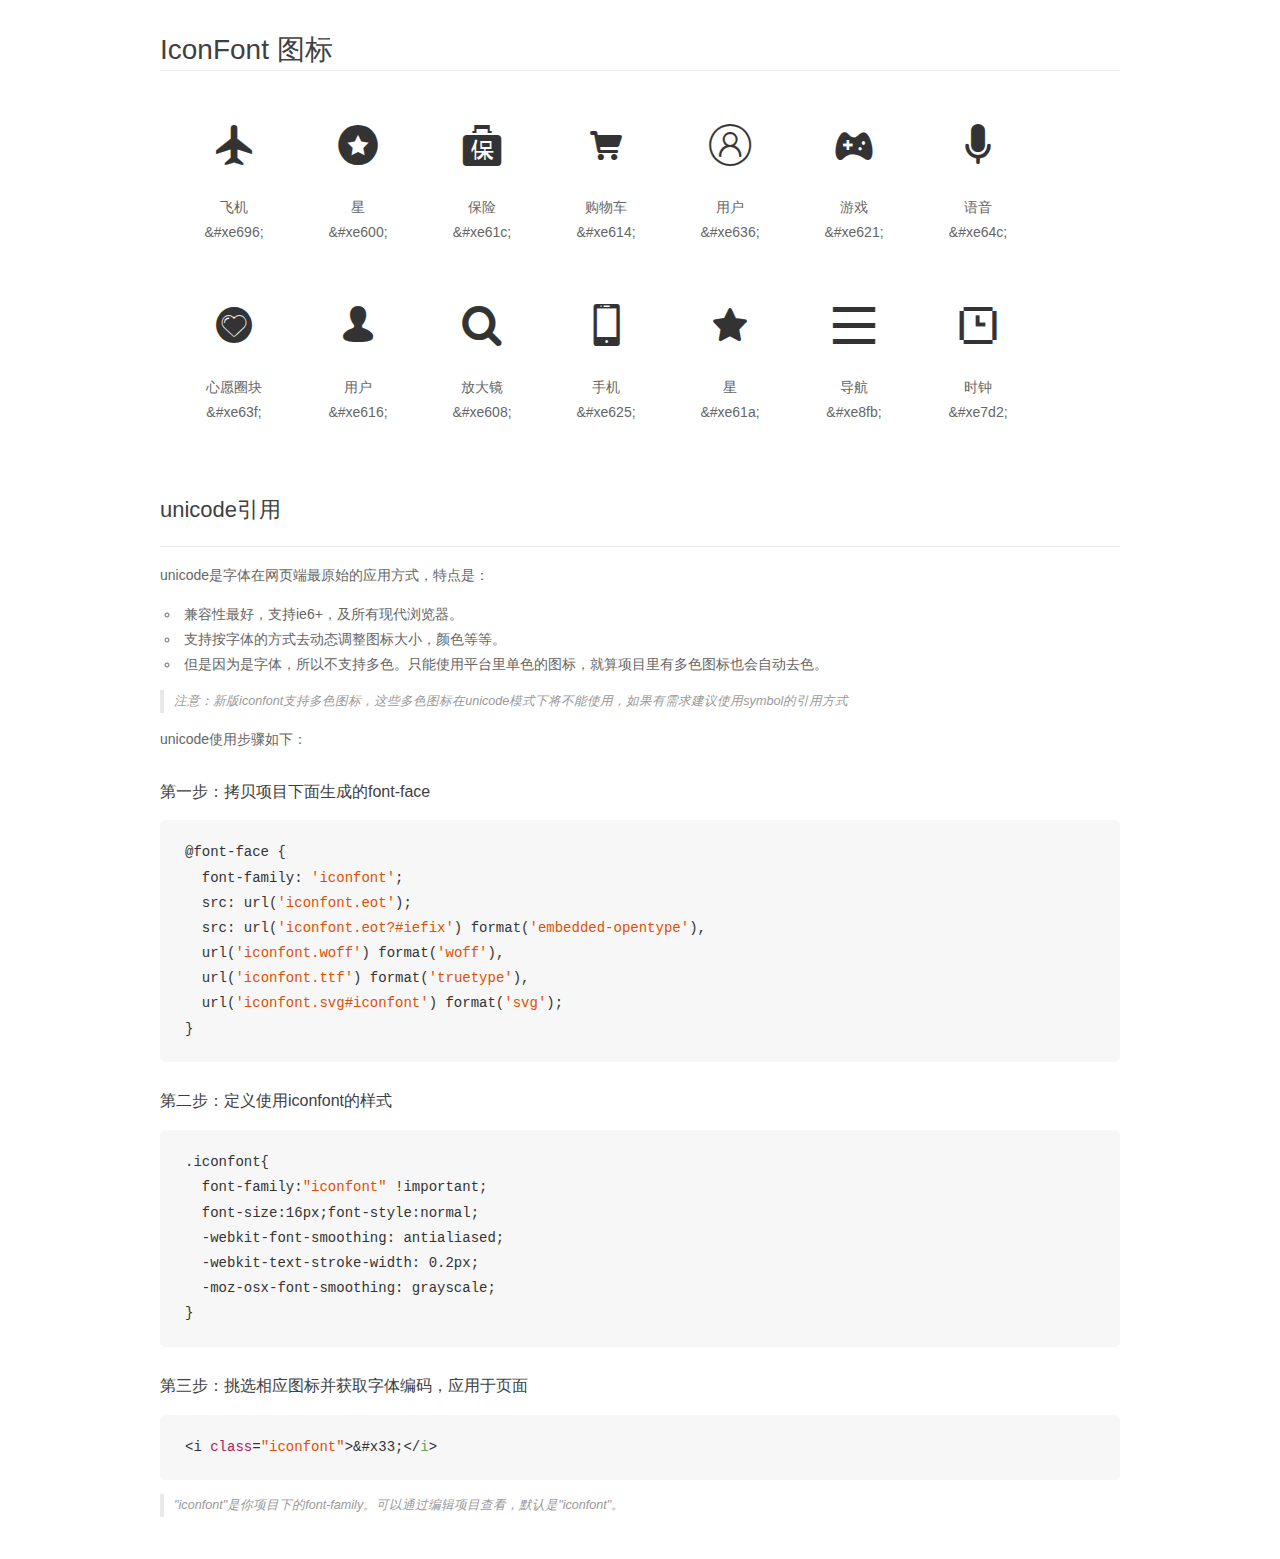
<file: font/font_0wa3u6krdogsnhfr/demo_unicode.html>
<!DOCTYPE html>
<html>
<head>
    <meta charset="utf-8"/>
    <title>IconFont</title>
    <link rel="stylesheet" href="demo.css">

    <style type="text/css">

        @font-face {font-family: "iconfont";
          src: url('iconfont.eot'); /* IE9*/
          src: url('iconfont.eot#iefix') format('embedded-opentype'), /* IE6-IE8 */
          url('iconfont.woff') format('woff'), /* chrome, firefox */
          url('iconfont.ttf') format('truetype'), /* chrome, firefox, opera, Safari, Android, iOS 4.2+*/
          url('iconfont.svg#iconfont') format('svg'); /* iOS 4.1- */
        }

        .iconfont {
          font-family:"iconfont" !important;
          font-size:16px;
          font-style:normal;
          -webkit-font-smoothing: antialiased;
          -webkit-text-stroke-width: 0.2px;
          -moz-osx-font-smoothing: grayscale;
        }

    </style>
</head>
<body>
    <div class="main markdown">
        <h1>IconFont 图标</h1>
        <ul class="icon_lists clear">
            
                <li>
                <i class="icon iconfont">&#xe696;</i>
                    <div class="name">飞机</div>
                    <div class="code">&amp;#xe696;</div>
                </li>
            
                <li>
                <i class="icon iconfont">&#xe600;</i>
                    <div class="name">星</div>
                    <div class="code">&amp;#xe600;</div>
                </li>
            
                <li>
                <i class="icon iconfont">&#xe61c;</i>
                    <div class="name">保险</div>
                    <div class="code">&amp;#xe61c;</div>
                </li>
            
                <li>
                <i class="icon iconfont">&#xe614;</i>
                    <div class="name">购物车</div>
                    <div class="code">&amp;#xe614;</div>
                </li>
            
                <li>
                <i class="icon iconfont">&#xe636;</i>
                    <div class="name">用户</div>
                    <div class="code">&amp;#xe636;</div>
                </li>
            
                <li>
                <i class="icon iconfont">&#xe621;</i>
                    <div class="name">游戏</div>
                    <div class="code">&amp;#xe621;</div>
                </li>
            
                <li>
                <i class="icon iconfont">&#xe64c;</i>
                    <div class="name">语音</div>
                    <div class="code">&amp;#xe64c;</div>
                </li>
            
                <li>
                <i class="icon iconfont">&#xe63f;</i>
                    <div class="name">心愿圈块</div>
                    <div class="code">&amp;#xe63f;</div>
                </li>
            
                <li>
                <i class="icon iconfont">&#xe616;</i>
                    <div class="name">用户</div>
                    <div class="code">&amp;#xe616;</div>
                </li>
            
                <li>
                <i class="icon iconfont">&#xe608;</i>
                    <div class="name">放大镜</div>
                    <div class="code">&amp;#xe608;</div>
                </li>
            
                <li>
                <i class="icon iconfont">&#xe625;</i>
                    <div class="name">手机</div>
                    <div class="code">&amp;#xe625;</div>
                </li>
            
                <li>
                <i class="icon iconfont">&#xe61a;</i>
                    <div class="name">星</div>
                    <div class="code">&amp;#xe61a;</div>
                </li>
            
                <li>
                <i class="icon iconfont">&#xe8fb;</i>
                    <div class="name">导航</div>
                    <div class="code">&amp;#xe8fb;</div>
                </li>
            
                <li>
                <i class="icon iconfont">&#xe7d2;</i>
                    <div class="name">时钟</div>
                    <div class="code">&amp;#xe7d2;</div>
                </li>
            
        </ul>
        <h2 id="unicode-">unicode引用</h2>
        <hr>

        <p>unicode是字体在网页端最原始的应用方式，特点是：</p>
        <ul>
        <li>兼容性最好，支持ie6+，及所有现代浏览器。</li>
        <li>支持按字体的方式去动态调整图标大小，颜色等等。</li>
        <li>但是因为是字体，所以不支持多色。只能使用平台里单色的图标，就算项目里有多色图标也会自动去色。</li>
        </ul>
        <blockquote>
        <p>注意：新版iconfont支持多色图标，这些多色图标在unicode模式下将不能使用，如果有需求建议使用symbol的引用方式</p>
        </blockquote>
        <p>unicode使用步骤如下：</p>
        <h3 id="-font-face">第一步：拷贝项目下面生成的font-face</h3>
        <pre><code class="lang-js hljs javascript">@font-face {
  font-family: <span class="hljs-string">'iconfont'</span>;
  src: url(<span class="hljs-string">'iconfont.eot'</span>);
  src: url(<span class="hljs-string">'iconfont.eot?#iefix'</span>) format(<span class="hljs-string">'embedded-opentype'</span>),
  url(<span class="hljs-string">'iconfont.woff'</span>) format(<span class="hljs-string">'woff'</span>),
  url(<span class="hljs-string">'iconfont.ttf'</span>) format(<span class="hljs-string">'truetype'</span>),
  url(<span class="hljs-string">'iconfont.svg#iconfont'</span>) format(<span class="hljs-string">'svg'</span>);
}
</code></pre>
        <h3 id="-iconfont-">第二步：定义使用iconfont的样式</h3>
        <pre><code class="lang-js hljs javascript">.iconfont{
  font-family:<span class="hljs-string">"iconfont"</span> !important;
  font-size:<span class="hljs-number">16</span>px;font-style:normal;
  -webkit-font-smoothing: antialiased;
  -webkit-text-stroke-width: <span class="hljs-number">0.2</span>px;
  -moz-osx-font-smoothing: grayscale;
}
</code></pre>
        <h3 id="-">第三步：挑选相应图标并获取字体编码，应用于页面</h3>
        <pre><code class="lang-js hljs javascript">&lt;i <span class="hljs-class"><span class="hljs-keyword">class</span></span>=<span class="hljs-string">"iconfont"</span>&gt;&amp;#x33;<span class="xml"><span class="hljs-tag">&lt;/<span class="hljs-name">i</span>&gt;</span></span></code></pre>

        <blockquote>
        <p>"iconfont"是你项目下的font-family。可以通过编辑项目查看，默认是"iconfont"。</p>
        </blockquote>
    </div>


</body>
</html>
</file>
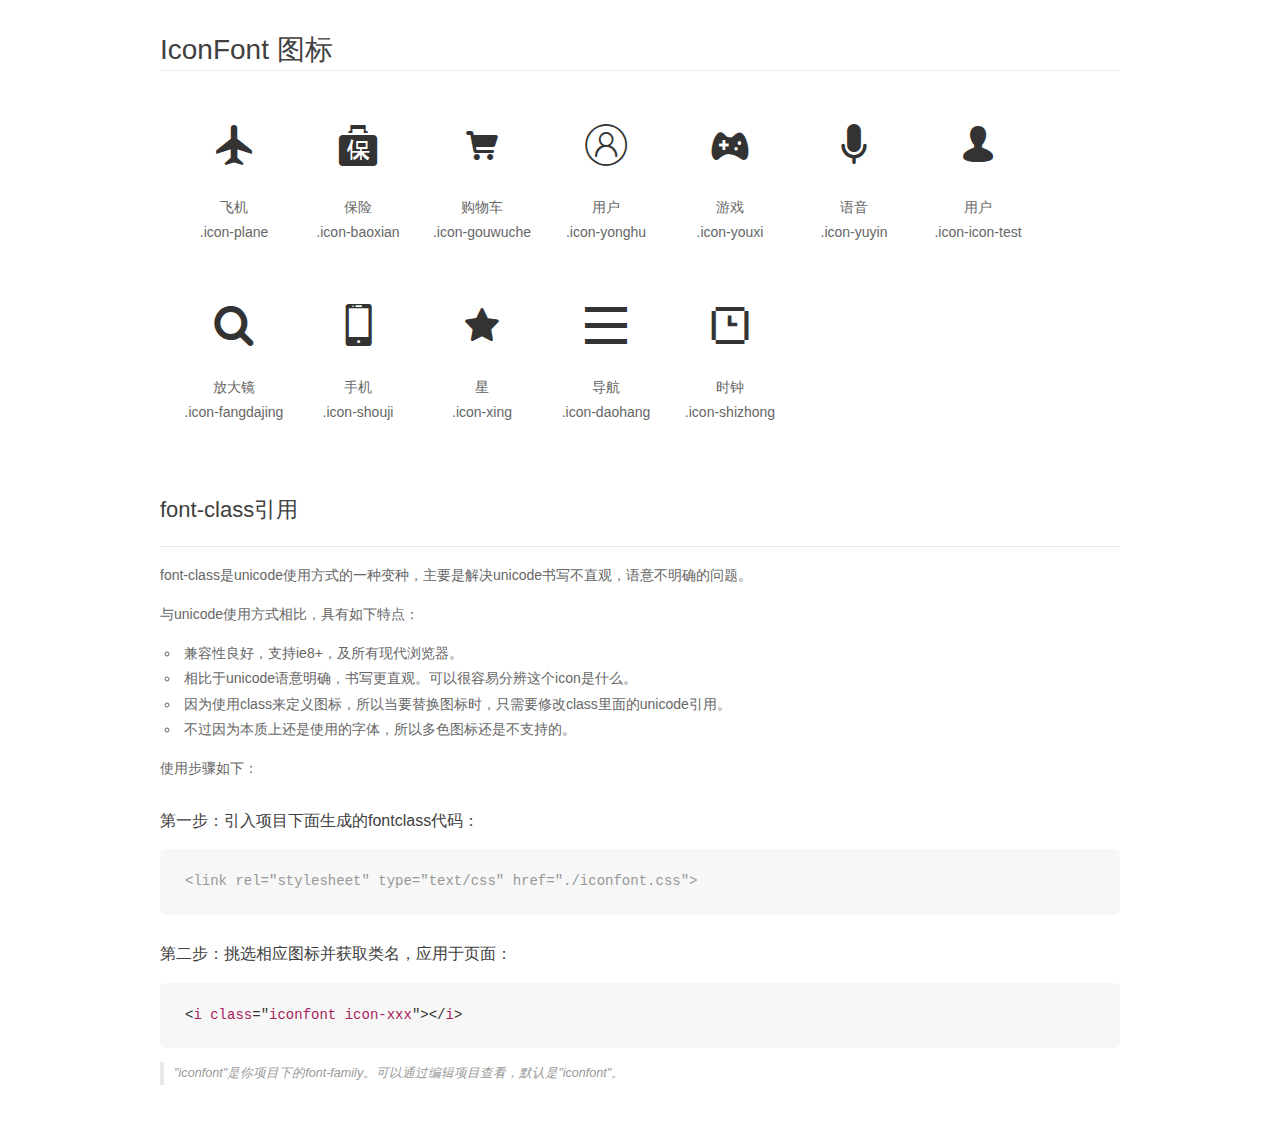
<file: font/font_7zfjilknqgqlg14i/demo_fontclass.html>
<!DOCTYPE html>
<html>
<head>
    <meta charset="utf-8"/>
    <title>IconFont</title>
    <link rel="stylesheet" href="demo.css">
    <link rel="stylesheet" href="iconfont.css">
</head>
<body>
    <div class="main markdown">
        <h1>IconFont 图标</h1>
        <ul class="icon_lists clear">
            
                <li>
                <i class="icon iconfont icon-plane"></i>
                    <div class="name">飞机</div>
                    <div class="fontclass">.icon-plane</div>
                </li>
            
                <li>
                <i class="icon iconfont icon-baoxian"></i>
                    <div class="name">保险</div>
                    <div class="fontclass">.icon-baoxian</div>
                </li>
            
                <li>
                <i class="icon iconfont icon-gouwuche"></i>
                    <div class="name">购物车</div>
                    <div class="fontclass">.icon-gouwuche</div>
                </li>
            
                <li>
                <i class="icon iconfont icon-yonghu"></i>
                    <div class="name">用户</div>
                    <div class="fontclass">.icon-yonghu</div>
                </li>
            
                <li>
                <i class="icon iconfont icon-youxi"></i>
                    <div class="name">游戏</div>
                    <div class="fontclass">.icon-youxi</div>
                </li>
            
                <li>
                <i class="icon iconfont icon-yuyin"></i>
                    <div class="name">语音</div>
                    <div class="fontclass">.icon-yuyin</div>
                </li>
            
                <li>
                <i class="icon iconfont icon-icon-test"></i>
                    <div class="name">用户</div>
                    <div class="fontclass">.icon-icon-test</div>
                </li>
            
                <li>
                <i class="icon iconfont icon-fangdajing"></i>
                    <div class="name">放大镜</div>
                    <div class="fontclass">.icon-fangdajing</div>
                </li>
            
                <li>
                <i class="icon iconfont icon-shouji"></i>
                    <div class="name">手机</div>
                    <div class="fontclass">.icon-shouji</div>
                </li>
            
                <li>
                <i class="icon iconfont icon-xing"></i>
                    <div class="name">星</div>
                    <div class="fontclass">.icon-xing</div>
                </li>
            
                <li>
                <i class="icon iconfont icon-daohang"></i>
                    <div class="name">导航</div>
                    <div class="fontclass">.icon-daohang</div>
                </li>
            
                <li>
                <i class="icon iconfont icon-shizhong"></i>
                    <div class="name">时钟</div>
                    <div class="fontclass">.icon-shizhong</div>
                </li>
            
        </ul>

        <h2 id="font-class-">font-class引用</h2>
        <hr>

        <p>font-class是unicode使用方式的一种变种，主要是解决unicode书写不直观，语意不明确的问题。</p>
        <p>与unicode使用方式相比，具有如下特点：</p>
        <ul>
        <li>兼容性良好，支持ie8+，及所有现代浏览器。</li>
        <li>相比于unicode语意明确，书写更直观。可以很容易分辨这个icon是什么。</li>
        <li>因为使用class来定义图标，所以当要替换图标时，只需要修改class里面的unicode引用。</li>
        <li>不过因为本质上还是使用的字体，所以多色图标还是不支持的。</li>
        </ul>
        <p>使用步骤如下：</p>
        <h3 id="-fontclass-">第一步：引入项目下面生成的fontclass代码：</h3>


        <pre><code class="lang-js hljs javascript"><span class="hljs-comment">&lt;link rel="stylesheet" type="text/css" href="./iconfont.css"&gt;</span></code></pre>
        <h3 id="-">第二步：挑选相应图标并获取类名，应用于页面：</h3>
        <pre><code class="lang-css hljs">&lt;<span class="hljs-selector-tag">i</span> <span class="hljs-selector-tag">class</span>="<span class="hljs-selector-tag">iconfont</span> <span class="hljs-selector-tag">icon-xxx</span>"&gt;&lt;/<span class="hljs-selector-tag">i</span>&gt;</code></pre>
        <blockquote>
        <p>"iconfont"是你项目下的font-family。可以通过编辑项目查看，默认是"iconfont"。</p>
        </blockquote>
    </div>
</body>
</html>
</file>
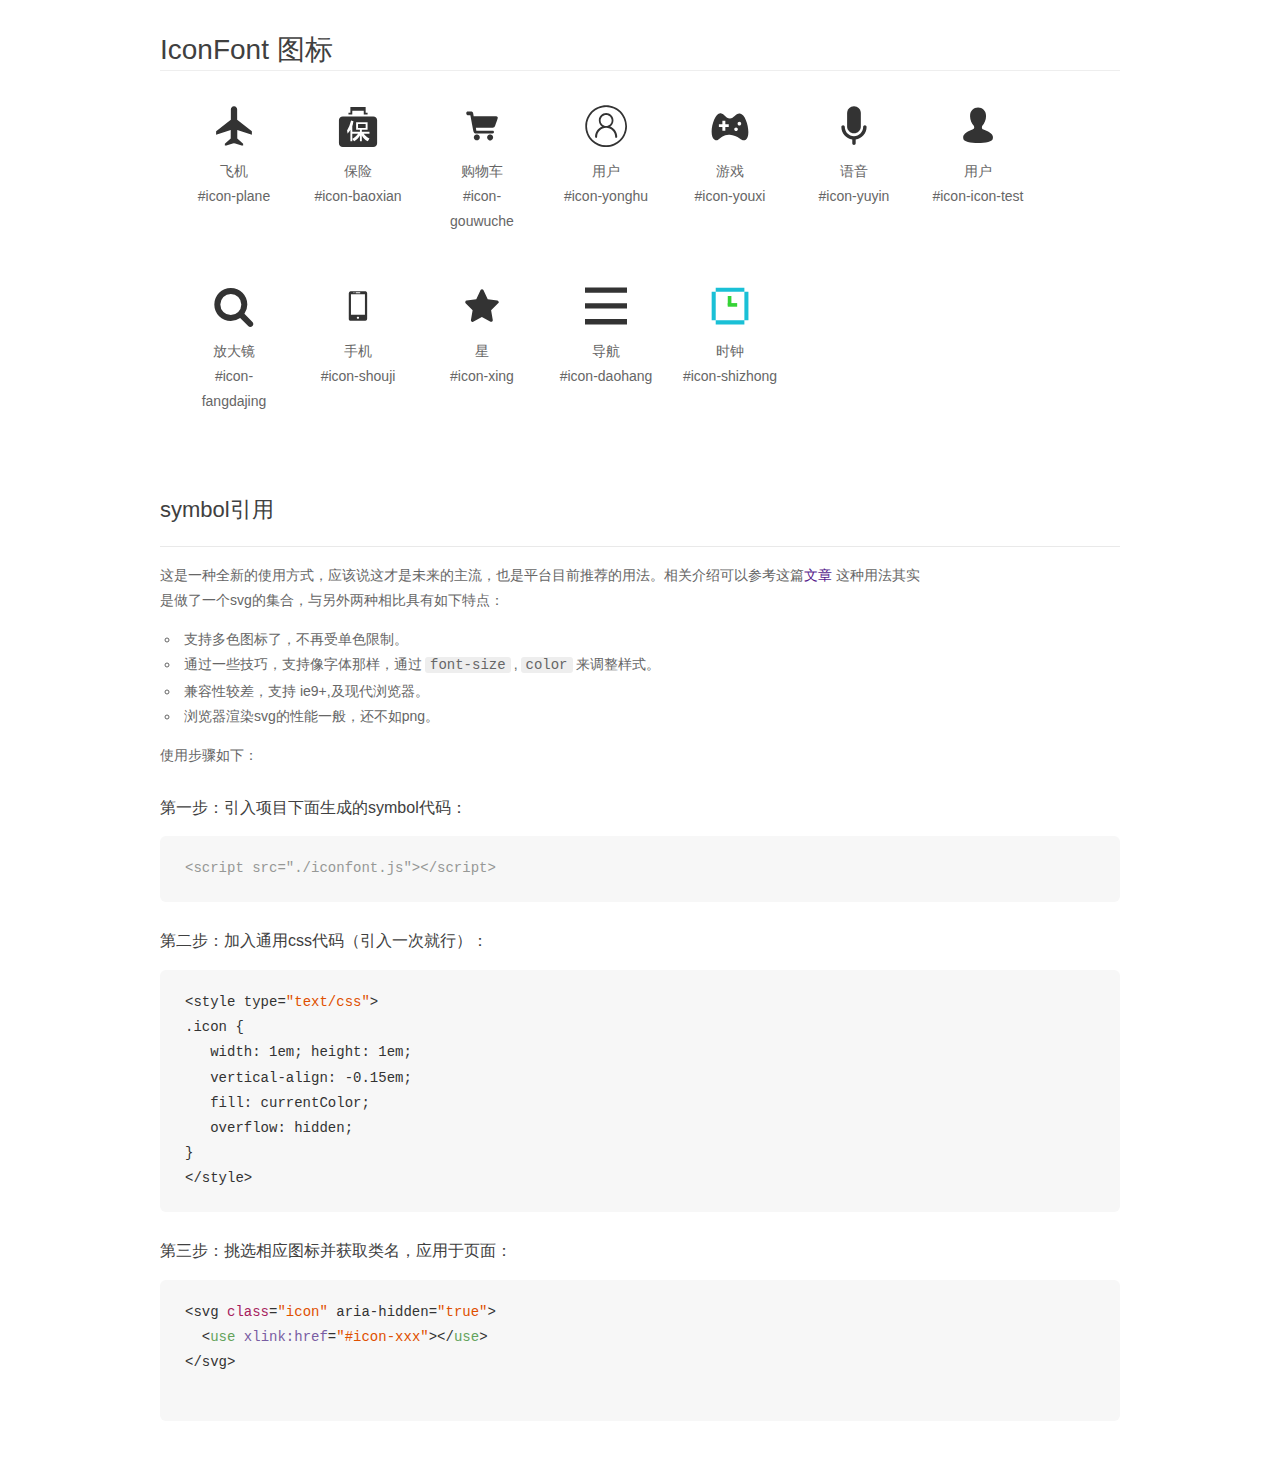
<file: font/font_7zfjilknqgqlg14i/demo_symbol.html>
<!DOCTYPE html>
<html>
<head>
    <meta charset="utf-8"/>
    <title>IconFont</title>
    <link rel="stylesheet" href="demo.css">
    <script src="iconfont.js"></script>

    <style type="text/css">
        .icon {
          /* 通过设置 font-size 来改变图标大小 */
          width: 1em; height: 1em;
          /* 图标和文字相邻时，垂直对齐 */
          vertical-align: -0.15em;
          /* 通过设置 color 来改变 SVG 的颜色/fill */
          fill: currentColor;
          /* path 和 stroke 溢出 viewBox 部分在 IE 下会显示
             normalize.css 中也包含这行 */
          overflow: hidden;
        }

    </style>
</head>
<body>
    <div class="main markdown">
        <h1>IconFont 图标</h1>
        <ul class="icon_lists clear">
            
                <li>
                    <svg class="icon" aria-hidden="true">
                        <use xlink:href="#icon-plane"></use>
                    </svg>
                    <div class="name">飞机</div>
                    <div class="fontclass">#icon-plane</div>
                </li>
            
                <li>
                    <svg class="icon" aria-hidden="true">
                        <use xlink:href="#icon-baoxian"></use>
                    </svg>
                    <div class="name">保险</div>
                    <div class="fontclass">#icon-baoxian</div>
                </li>
            
                <li>
                    <svg class="icon" aria-hidden="true">
                        <use xlink:href="#icon-gouwuche"></use>
                    </svg>
                    <div class="name">购物车</div>
                    <div class="fontclass">#icon-gouwuche</div>
                </li>
            
                <li>
                    <svg class="icon" aria-hidden="true">
                        <use xlink:href="#icon-yonghu"></use>
                    </svg>
                    <div class="name">用户</div>
                    <div class="fontclass">#icon-yonghu</div>
                </li>
            
                <li>
                    <svg class="icon" aria-hidden="true">
                        <use xlink:href="#icon-youxi"></use>
                    </svg>
                    <div class="name">游戏</div>
                    <div class="fontclass">#icon-youxi</div>
                </li>
            
                <li>
                    <svg class="icon" aria-hidden="true">
                        <use xlink:href="#icon-yuyin"></use>
                    </svg>
                    <div class="name">语音</div>
                    <div class="fontclass">#icon-yuyin</div>
                </li>
            
                <li>
                    <svg class="icon" aria-hidden="true">
                        <use xlink:href="#icon-icon-test"></use>
                    </svg>
                    <div class="name">用户</div>
                    <div class="fontclass">#icon-icon-test</div>
                </li>
            
                <li>
                    <svg class="icon" aria-hidden="true">
                        <use xlink:href="#icon-fangdajing"></use>
                    </svg>
                    <div class="name">放大镜</div>
                    <div class="fontclass">#icon-fangdajing</div>
                </li>
            
                <li>
                    <svg class="icon" aria-hidden="true">
                        <use xlink:href="#icon-shouji"></use>
                    </svg>
                    <div class="name">手机</div>
                    <div class="fontclass">#icon-shouji</div>
                </li>
            
                <li>
                    <svg class="icon" aria-hidden="true">
                        <use xlink:href="#icon-xing"></use>
                    </svg>
                    <div class="name">星</div>
                    <div class="fontclass">#icon-xing</div>
                </li>
            
                <li>
                    <svg class="icon" aria-hidden="true">
                        <use xlink:href="#icon-daohang"></use>
                    </svg>
                    <div class="name">导航</div>
                    <div class="fontclass">#icon-daohang</div>
                </li>
            
                <li>
                    <svg class="icon" aria-hidden="true">
                        <use xlink:href="#icon-shizhong"></use>
                    </svg>
                    <div class="name">时钟</div>
                    <div class="fontclass">#icon-shizhong</div>
                </li>
            
        </ul>


        <h2 id="symbol-">symbol引用</h2>
        <hr>

        <p>这是一种全新的使用方式，应该说这才是未来的主流，也是平台目前推荐的用法。相关介绍可以参考这篇<a href="">文章</a>
        这种用法其实是做了一个svg的集合，与另外两种相比具有如下特点：</p>
        <ul>
          <li>支持多色图标了，不再受单色限制。</li>
          <li>通过一些技巧，支持像字体那样，通过<code>font-size</code>,<code>color</code>来调整样式。</li>
          <li>兼容性较差，支持 ie9+,及现代浏览器。</li>
          <li>浏览器渲染svg的性能一般，还不如png。</li>
        </ul>
        <p>使用步骤如下：</p>
        <h3 id="-symbol-">第一步：引入项目下面生成的symbol代码：</h3>
        <pre><code class="lang-js hljs javascript"><span class="hljs-comment">&lt;script src="./iconfont.js"&gt;&lt;/script&gt;</span></code></pre>
        <h3 id="-css-">第二步：加入通用css代码（引入一次就行）：</h3>
        <pre><code class="lang-js hljs javascript">&lt;style type=<span class="hljs-string">"text/css"</span>&gt;
.icon {
   width: <span class="hljs-number">1</span>em; height: <span class="hljs-number">1</span>em;
   vertical-align: <span class="hljs-number">-0.15</span>em;
   fill: currentColor;
   overflow: hidden;
}
&lt;<span class="hljs-regexp">/style&gt;</span></code></pre>
        <h3 id="-">第三步：挑选相应图标并获取类名，应用于页面：</h3>
        <pre><code class="lang-js hljs javascript">&lt;svg <span class="hljs-class"><span class="hljs-keyword">class</span></span>=<span class="hljs-string">"icon"</span> aria-hidden=<span class="hljs-string">"true"</span>&gt;<span class="xml"><span class="hljs-tag">
  &lt;<span class="hljs-name">use</span> <span class="hljs-attr">xlink:href</span>=<span class="hljs-string">"#icon-xxx"</span>&gt;</span><span class="hljs-tag">&lt;/<span class="hljs-name">use</span>&gt;</span>
</span>&lt;<span class="hljs-regexp">/svg&gt;
        </span></code></pre>
    </div>
</body>
</html>
</file>
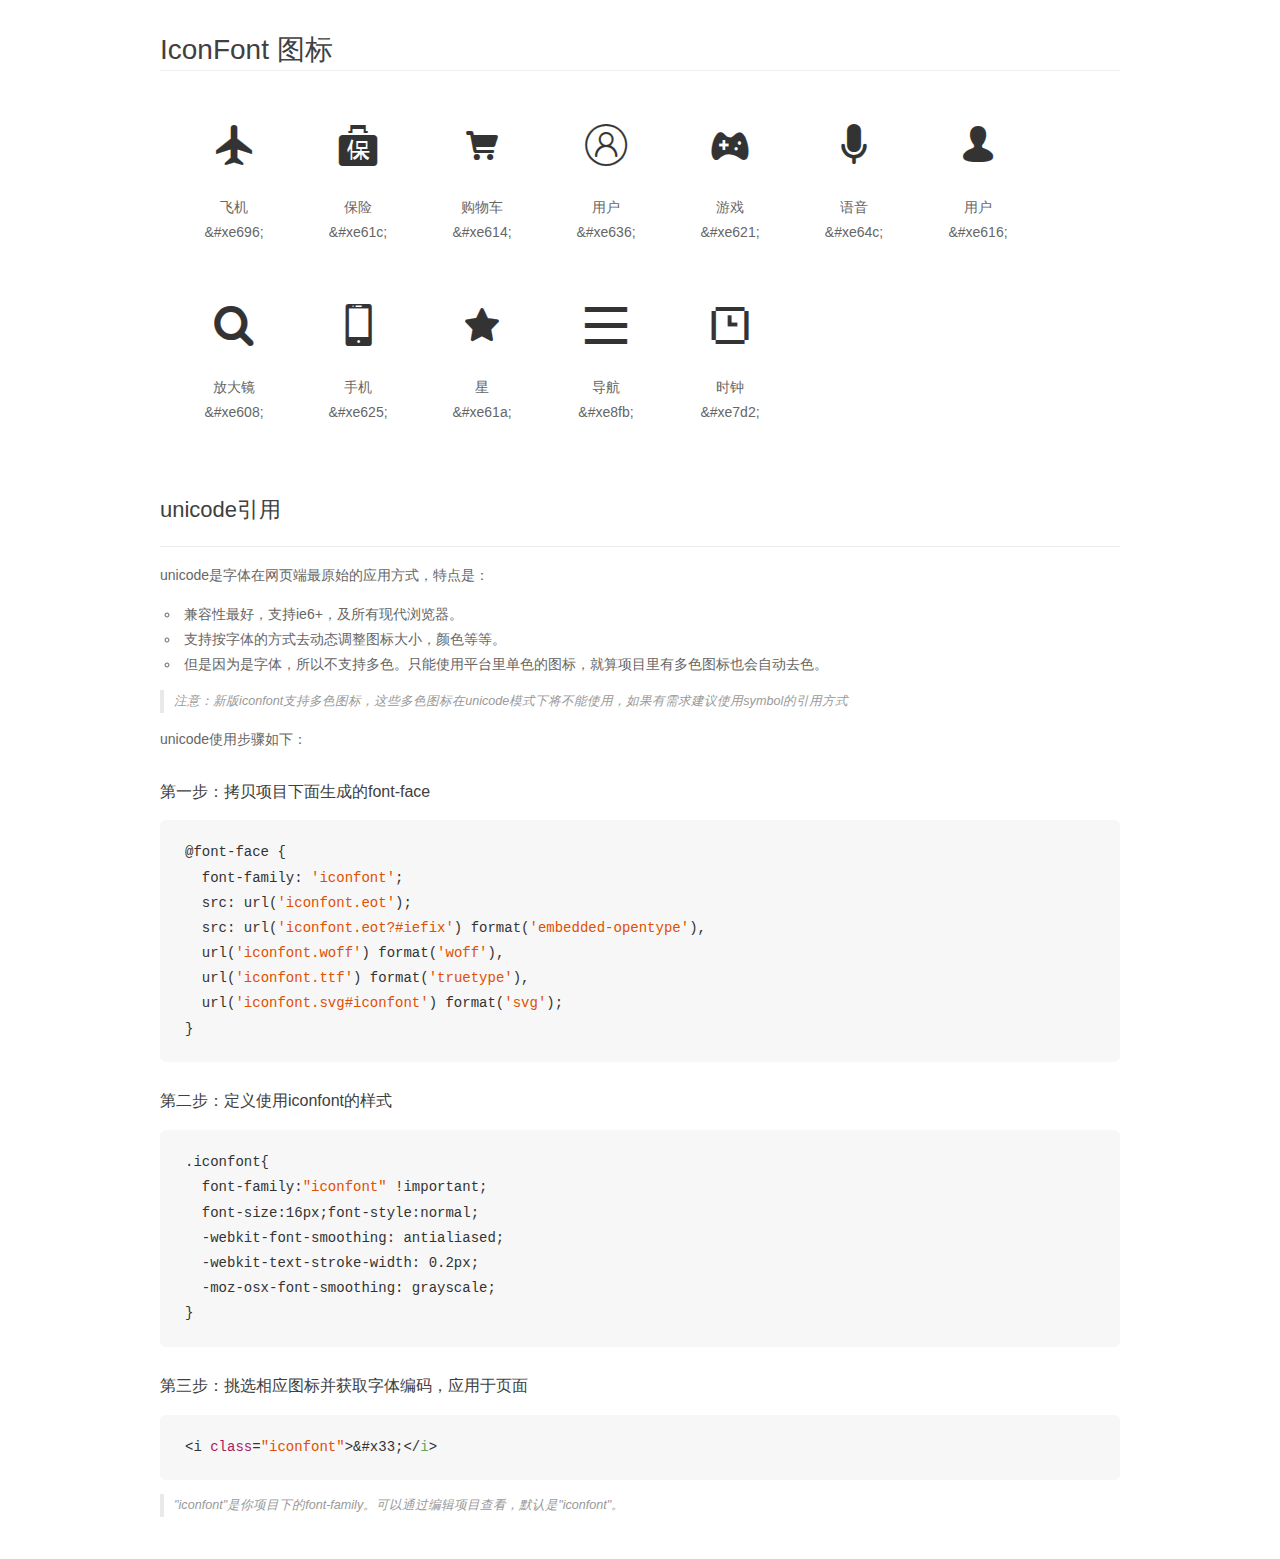
<file: font/font_7zfjilknqgqlg14i/demo_unicode.html>
<!DOCTYPE html>
<html>
<head>
    <meta charset="utf-8"/>
    <title>IconFont</title>
    <link rel="stylesheet" href="demo.css">

    <style type="text/css">

        @font-face {font-family: "iconfont";
          src: url('iconfont.eot'); /* IE9*/
          src: url('iconfont.eot#iefix') format('embedded-opentype'), /* IE6-IE8 */
          url('iconfont.woff') format('woff'), /* chrome, firefox */
          url('iconfont.ttf') format('truetype'), /* chrome, firefox, opera, Safari, Android, iOS 4.2+*/
          url('iconfont.svg#iconfont') format('svg'); /* iOS 4.1- */
        }

        .iconfont {
          font-family:"iconfont" !important;
          font-size:16px;
          font-style:normal;
          -webkit-font-smoothing: antialiased;
          -webkit-text-stroke-width: 0.2px;
          -moz-osx-font-smoothing: grayscale;
        }

    </style>
</head>
<body>
    <div class="main markdown">
        <h1>IconFont 图标</h1>
        <ul class="icon_lists clear">
            
                <li>
                <i class="icon iconfont">&#xe696;</i>
                    <div class="name">飞机</div>
                    <div class="code">&amp;#xe696;</div>
                </li>
            
                <li>
                <i class="icon iconfont">&#xe61c;</i>
                    <div class="name">保险</div>
                    <div class="code">&amp;#xe61c;</div>
                </li>
            
                <li>
                <i class="icon iconfont">&#xe614;</i>
                    <div class="name">购物车</div>
                    <div class="code">&amp;#xe614;</div>
                </li>
            
                <li>
                <i class="icon iconfont">&#xe636;</i>
                    <div class="name">用户</div>
                    <div class="code">&amp;#xe636;</div>
                </li>
            
                <li>
                <i class="icon iconfont">&#xe621;</i>
                    <div class="name">游戏</div>
                    <div class="code">&amp;#xe621;</div>
                </li>
            
                <li>
                <i class="icon iconfont">&#xe64c;</i>
                    <div class="name">语音</div>
                    <div class="code">&amp;#xe64c;</div>
                </li>
            
                <li>
                <i class="icon iconfont">&#xe616;</i>
                    <div class="name">用户</div>
                    <div class="code">&amp;#xe616;</div>
                </li>
            
                <li>
                <i class="icon iconfont">&#xe608;</i>
                    <div class="name">放大镜</div>
                    <div class="code">&amp;#xe608;</div>
                </li>
            
                <li>
                <i class="icon iconfont">&#xe625;</i>
                    <div class="name">手机</div>
                    <div class="code">&amp;#xe625;</div>
                </li>
            
                <li>
                <i class="icon iconfont">&#xe61a;</i>
                    <div class="name">星</div>
                    <div class="code">&amp;#xe61a;</div>
                </li>
            
                <li>
                <i class="icon iconfont">&#xe8fb;</i>
                    <div class="name">导航</div>
                    <div class="code">&amp;#xe8fb;</div>
                </li>
            
                <li>
                <i class="icon iconfont">&#xe7d2;</i>
                    <div class="name">时钟</div>
                    <div class="code">&amp;#xe7d2;</div>
                </li>
            
        </ul>
        <h2 id="unicode-">unicode引用</h2>
        <hr>

        <p>unicode是字体在网页端最原始的应用方式，特点是：</p>
        <ul>
        <li>兼容性最好，支持ie6+，及所有现代浏览器。</li>
        <li>支持按字体的方式去动态调整图标大小，颜色等等。</li>
        <li>但是因为是字体，所以不支持多色。只能使用平台里单色的图标，就算项目里有多色图标也会自动去色。</li>
        </ul>
        <blockquote>
        <p>注意：新版iconfont支持多色图标，这些多色图标在unicode模式下将不能使用，如果有需求建议使用symbol的引用方式</p>
        </blockquote>
        <p>unicode使用步骤如下：</p>
        <h3 id="-font-face">第一步：拷贝项目下面生成的font-face</h3>
        <pre><code class="lang-js hljs javascript">@font-face {
  font-family: <span class="hljs-string">'iconfont'</span>;
  src: url(<span class="hljs-string">'iconfont.eot'</span>);
  src: url(<span class="hljs-string">'iconfont.eot?#iefix'</span>) format(<span class="hljs-string">'embedded-opentype'</span>),
  url(<span class="hljs-string">'iconfont.woff'</span>) format(<span class="hljs-string">'woff'</span>),
  url(<span class="hljs-string">'iconfont.ttf'</span>) format(<span class="hljs-string">'truetype'</span>),
  url(<span class="hljs-string">'iconfont.svg#iconfont'</span>) format(<span class="hljs-string">'svg'</span>);
}
</code></pre>
        <h3 id="-iconfont-">第二步：定义使用iconfont的样式</h3>
        <pre><code class="lang-js hljs javascript">.iconfont{
  font-family:<span class="hljs-string">"iconfont"</span> !important;
  font-size:<span class="hljs-number">16</span>px;font-style:normal;
  -webkit-font-smoothing: antialiased;
  -webkit-text-stroke-width: <span class="hljs-number">0.2</span>px;
  -moz-osx-font-smoothing: grayscale;
}
</code></pre>
        <h3 id="-">第三步：挑选相应图标并获取字体编码，应用于页面</h3>
        <pre><code class="lang-js hljs javascript">&lt;i <span class="hljs-class"><span class="hljs-keyword">class</span></span>=<span class="hljs-string">"iconfont"</span>&gt;&amp;#x33;<span class="xml"><span class="hljs-tag">&lt;/<span class="hljs-name">i</span>&gt;</span></span></code></pre>

        <blockquote>
        <p>"iconfont"是你项目下的font-family。可以通过编辑项目查看，默认是"iconfont"。</p>
        </blockquote>
    </div>


</body>
</html>
</file>
<file: css/common.css>
﻿ @charset "utf-8";
body,ul,ol,h1,h2,h3,h4,h5,h6,p,input,select,textarea,dl,dd{margin: 0;padding: 0;}

ul,ol{list-style: none;}

input,select,textarea
{background-color: transparent; border: none; outline:none;}

textarea{resize: none;}/*右下角的小尾巴*/

img{border: none; vertical-align: top;}

a{text-decoration: none;}

i{font-style: normal;}
.clearfix:after,.clearfix:before{content: "";display:table;}
.clearfix:after{clear: both;}
.clearfix{*zoom:1;}

/*公用样式*/
.gWidth{width: 1190px; margin-left: auto; margin-right: auto;}
.fl{float: left;}
.fr{float: right;}
.body .org{color:#***;}
.show{display: block;}
.hide{display: none;}
</file>
<file: css/index.css>
@charset "utf-8";
/*font*/
	/*@font-face {
	  font-family: 'iconfont';
	  src: url('../font/iconfont.eot');
	  src: url('../font/iconfont.eot?#iefix') format('embedded-opentype'),
	  url('../font/iconfont.woff') format('woff'),
	  url('../font/iconfont.ttf') format('truetype'),
	  url('../font/iconfont.svg#iconfont') format('svg');
	}*/
	
	@font-face {
	  font-family: 'iconfont';  /* project id 343312 */
	  src: url('http://at.alicdn.com/t/font_ty4zlvtxw96vquxr.eot');
	  src: url('http://at.alicdn.com/t/font_ty4zlvtxw96vquxr.eot?#iefix') format('embedded-opentype'),
	  url('http://at.alicdn.com/t/font_ty4zlvtxw96vquxr.woff') format('woff'),
	  url('http://at.alicdn.com/t/font_ty4zlvtxw96vquxr.ttf') format('truetype'),
	  url('http://at.alicdn.com/t/font_ty4zlvtxw96vquxr.svg#iconfont') format('svg');
	}
	.iconfont{
	  font-family:"iconfont" !important;
	  font-size:16px;font-style:normal;
	  -webkit-font-smoothing: antialiased;
	  -webkit-text-stroke-width: 0.2px;
	  -moz-osx-font-smoothing: grayscale;
	}



/*顶部导航 topnav*/
	#topnav{
		height: 36px;
		border-bottom: 1px solid #EEEEEE;
		background-image: linear-gradient( to bottom,#F5F5F5,#F5F5F5);
		line-height: 36px;
		font-size: 12px;
		color: #6B6B6B;
		margin-bottom: 43px;
	}
	#topnav a{
		color: #6B6B6B;
	}
	.lftlog{
		font-size: 0;
	}
	.lftlog a{
		font-size: 12px;
	}
	#topnav .org{
		color: #F12D00;
	}
	.register{
		margin-left: 7px;
	}
	.rignav ul li{
		float: left;
		margin-left: 13px;
		cursor:pointer;
	}
	.down{
		/*padding-right: 16px;*/
	}
	.down:after{
		content:"﹀";
		font-size: 10px;
		font-family: "黑体";
		vertical-align: -3px;
		margin:0 9px;
	}

/*头部搜索 header*/
	header{
		position: relative;
		margin-bottom: 40px;
	}
	.logo{
		margin-right: 110px;
		width: 141px;
		height: 58px;
	}
	.logo img{
		width: 141px;
		height: 58px;
	}
	.search{
		border: 3px solid #FF4400;
		width: 681px;
		height: 45px;
		box-sizing: border-box;
		line-height: 39px;
	}
	select{
		background-color: #F5F5F5;
		border-right: 1px solid #E5E5E5;
		width: 74px;
		height: 39px;
		padding-left: 10px;
		box-sizing: border-box;
	}
	.search-input{
		padding-left: 29px;
		width: 504px;
		padding-right: 52px;
		box-sizing: border-box;
	}
	.search-input .l0{
		left: 5px;
		top: 2px;
	}
	.search-input .r0{
		top: 0;
		right: 18px;
	}
	.search-input input{
		width: 100%;
	}
	.search-output{
		width: 97px;
		line-height: 39px;
		text-align: center;
		background-color: #FF4400;
		color: #fff;
		font-size: 20px;
	}
	.search_plus{
		font-size: 12px;
		width: 24px;
		color: #6C6C6C;
		margin-left: 15px;
		padding-top: 7px;
	}

	.code{
		position: absolute;
		right: 0;
		top: -20px;
		border: 1px solid #EEEEEE;
		padding-top: 10px;
		padding-bottom: 7px;
		font-size: 12px;
		text-align: center;
		box-sizing: border-box;
	}
	.x{
		position: absolute;
		box-sizing: border-box;
		width: 20px;
		height: 20px;
		border: 1px solid #EEEEEE;
		line-height: 18px;
		text-align: center;
		left:-20px;
		top: -1px;
		color: #D5D5D5;
		background: url(../images/icon.png) 3px 3px;
	}
	.explain{
		color: #6C6C6C;
	}
	.code_img{
		margin-top: 2px;
		padding-left: 8px;
	}
	.code_img img{
		width: 84px;
		height: 80px;
	}
	.link{
		width: 100%;
		font-size: 0;
		line-height: 33px;
	}
	.link a{
		font-size: 12px;
		color: #6B6B6B;
	}
	.link .more{
		width: 39px;
		height: 18px;
		line-height: 18px;
		text-align: center;
		border: 1px solid #EEEEEE;
		display: inline-block;
		margin-left: 5px;
	}

/*淘宝特色服务 left_nav*/
	.serve{
		width: 990px;
	}
	.left_nav{
		width: 189px; 
		box-shadow: 1px 1px #EBEBEB;
	}
	.left_nav .title{
		height: 41px;
		line-height: 41px;
		background-color: #FF4400;
		font-size: 16px;
		color: #fff;
		padding-left: 16px;
	}
	.content{
		padding:0 8px 25px 6px;
		border: 1px solid #BBBBBB;
		border-top: none;
	}
	.content dl{
		border-bottom: 1px solid #DEDEDE;
		padding-bottom: 15px;
		color: #020202;
	}
	.content a{
		color: #020202;
	}
	.content dt{
		font-size: 14px;
		font-weight: bold;
		padding-left: 34px;
		line-height: 35px;
	}
	.content dd{
		font-size: 12px;
		margin-right: 13px;
		float: left;
		line-height: 20px;
	}
	.theme dt{
		background:url(../images/icon.png) 0 -102px no-repeat;
	}
	.trade dt{
		background:url(../images/icon.png) 0 -63px no-repeat;
	}
	.discount dt{
		background:url(../images/icon.png) 0 -185px no-repeat;
	}
	.tool dt{
		background:url(../images/icon.png) 0 -143px no-repeat;
	}
/*淘宝特色服务 serve*/
	.serve_top{
		font-size: 0;
		margin-top: 3px;
		height: 36px;
		line-height: 36px;
		border-bottom: 2px solid #FF4400;
	}
	.content_left{
		width: 690px;
	}
	.serve_top a{
		font-size: 14px;
		font-weight: bold;
		padding: 0 12px;
		color: #3B3B3B;
		display: inline-block;
		height: 100%;
	}
	.serve_top a:hover{
		color: #fff;
		background-color: #ff4400;
		border-radius: 18px;
	}
	.serve_top .color_f40{
		font-size: 16px;
		padding:0 22px;
	}

	.serve_content{
		width: 100%;
		padding-right: 9px;
		box-sizing: border-box;
	}
	.serve_banner{
		width: 520px;
		height: 280px;
		overflow: hidden;
		position: relative;
	}
	.serve_banner .img li a img{
		width: 520px;
		height: 280px;
	}
	.serve_banner .img li{
		float: left;
	}
	.serve_banner .img{
		width: 2600px;
		position: absolute;
		left: 0;
		top: 0;
	}
	.seam,.seam .img li a img,.seam .img li,.seam img{
		height: 200px;
	}
	.min_banner.seam img{
		height: 200px;
		width: 170px;
	}
	.dot{
		position: absolute;
		bottom: 15px;
		text-align: center;
		width: 65px;
		left: 50%;
		margin-left: -32.5px;
	}
	.dot li{
		width: 9px;
		height: 9px;
		border-radius: 50%;
		cursor:pointer;
		float: left;
		background-color: #B7B7B7;
		margin-right: 4px;
	}
	.dot li.active{
		background-color: #FF4300;
	}
	
	.content_right{
		width: 281px;
		border: 1px solid #eee;
		box-sizing: border-box;
	}
	.column{
		border-bottom: 1px solid #EEE;
		font-size: 12px;
	}
	.column .column_top{
		display: flex;
	}
	.column .column_top span{
		flex:1;
		text-align: center;
		background-color: #F7F7F7;
		border-bottom: 1px solid #EEEEEE;
		height: 26px;
		line-height: 26px;
		cursor: pointer;
	}
	.column .column_top .active{
		background-color: #fff;
		border-bottom: 1px solid #fff;
		border-left: 1px solid #eee;
		border-right: 1px solid #eee;
		font-weight: bold;
	}
	.column_cnt{
		padding-top: 4px;
		padding-bottom: 3px;
	}
	.column_cnt a{
		color: #3B3B3B;
		margin-left: 10px;
		line-height: 26px;
	}
	.yh{
		padding-left: 14px;
		width: 100%;
		box-sizing: border-box;
		padding-top: 3px;
		background: url(../images/blue.png) right top no-repeat;
		padding-bottom: 7px;
	}
	.yh img{
		width: 60px;
		height: 60px;
		border-radius: 50%;
	}
	.yh p{
		font-size: 12px;
		font-weight: bold;
		margin-left: 11px;
		height: 30px;
		line-height: 30px;
	}
	.login{
		padding:0 15px 5px 14px;
		font-size: 0;
	}
	.login a{
		height: 35px;
		line-height: 35px;
		display: inline-block;
		font-size: 12px;
		color: #FFFFFF;
		background-color: #FF4300;
		border-right: 1px;
		padding:0 14px;
		margin-right: 4px;
		box-shadow: -1px 2px #F6F6F6,1px 0 #F6F6F6,0 -1px #FECEBD;
	}


	.people_top{
		background-color: #F4F4F4;
		padding-left: 15px;
		padding-top: 10px;
		font-size: 0;
		border-bottom: 1px solid #DDDDDD;
		height: 97px;
	}
	.people_top p{
		font-size: 14px;
		font-weight: bold;
		color: #3F3E3E;
		height: 32px;
		line-height: 32px;
	}
	.people_top span{
		font-size: 20px;
		color: #6B6B6B;
		display: inline-block;
		width: 59px;
		height: 66px;
		box-sizing: border-box;
		border: 2px solid #E6E6E6;
		border-bottom: 1px solid #e6e6e6;
		border-radius: 4px;
		background-color: #fff;
		padding:10px 15px 0 15px;
		margin-right: 7px;
		text-align: center;
		cursor:pointer;
	}
	.people_top span i{
		font-size: 12px;
		padding-bottom: 10px;
		background: url(../images/down.png) no-repeat center 14px;
	}
	.people_top .active{
		border-bottom: 1px solid #fff;
	}
	.people_top .active i{
		background-image: none;
	}

	.people_btm{
		padding:5px 8px 30px 10px;
	}
	.people_btm .close{
		height: 28px;
	}
	.people_btm .close span{
		width: 11px;
		height: 11px;
		background: url(../images/icon.png) -1px -1px;		
	}
	.phone{
		width: 180px;
		height: 22px;
		box-shadow: -1px -1px #AFAFAF;
		margin-bottom: 6px;
		font-size: 12px;
		text-align: center;
	}
	.phone span{
		width: 30px;
		height: 20px;
		border-bottom: 1px solid #DCDCDC;
		color: #333;
		line-height: 20px;
		background-color: #E5E5E5;
	}
	.phone input{
		width: 150px;
		height: 21px;
		border: 1px solid #E5E5E5;
		box-sizing: border-box;
		padding-right: 21px;
		padding-left: 3px;
	}
	.price{
		display: inline-block;
		height: 30px;
		line-height: 30px;
		margin-top: -6px;
		color: #656565;
	}
	.price .color_999{
		padding-left: 3px;
		padding-right: 2px;
	}
	.sub{
		line-height: 27px;
	}
	.sub input,.sub a{
		width: 72px;
		border-radius: 2px;
		font-weight: bold;
		box-sizing: border-box;
		text-align: center;
		font-size: 12px;
		height: 27px;
	}
	.sub input{
		background-color: #FF4300;
		color: #fff;
		cursor: pointer;
		box-shadow: -1px -1px #FFD0BF;
	}
	.sub a{
		color: #fff;
		border: 1px solid #E5E5E5;
		color: #3D3D3D;
		box-shadow: -1px -1px #F6F6F6;
	}


/*小导航 minnav*/
	.minnav{
		background-color: #F5F5F5;
		border: 1px solid #E8E8E8;
		box-sizing: border-box;
		margin-top: 17px;
		margin-bottom: 9px;
	}
	
	.minnav .kuai{
		padding:14px 43px 12px 13px;
	}
	.minnav .kuai .left{
		font-size: 14px;
		color: #3B3B3B;
		font-weight: bold;
		width: 55px;
		height: 63px;
		text-align: center;
		/*line-height: 63px;*/
		box-sizing: border-box;
		width: 48px;
		height: 38px;
		padding-right: 7px;
		background:url(../images/minnavflbg.png) no-repeat right center;
	}
	.minnav .kuai .right{
		margin-top: -3px;
	}
	.minnav .kuai .right p a{
		color: #020202;
		font-size: 12px;
		margin-right: 7px;
	}
	.mt_6{
		margin-top: -6px;
		position: relative;
	}

/*分类 classify*/
	.classify .left{
		width: 890px;
	}
	.ify{
		width: 435px;
		margin-right: 10px;
	}
	.ify .top{
		font-size: 0;
		margin-top: 20px;
		margin-bottom: 12px;
	}
	.ify .top b{
		color: #191919;
		font-size: 18px;
	}
	.ify .top span{
		color: #666564;
		font-size: 12px;
		margin-left: 10px;
	}
	.ify .top a{
		color: #FF4101;
		font-size: 12px;
		font-weight: bold;
		text-decoration:underline;
		margin-left: 13px;
	}
	.products_img{
		width: 100px;
		height: 262px;
	}
	.products_img2{
		width: 100px;
		height: 196px;
	}
	.products_text {
		width: 335px;
		box-sizing: border-box;
		padding:15px 15px 16px 21px;
		font-size: 0px;
		line-height: 28px;
		border: 1px solid #E8E8E8;
		border-left: none;
	}
	.products_text li{
		font-size: 12px;
		padding-left: 2px;
		height: 28px;
		line-height: 28px;
	}
	.products_text a{
		color: #6B6B6B;
		margin-right: 7px;
	}
	.products_text a:hover{
		color: #f40;
	}
	.products_text .line{
		border-top: 1px solid #EEEEEE;
		margin-top: 2px;
		padding-top: 2px;
	}
	.products_text2 {
		padding:14px 15px 12px 21px;
	}
	.maxbanner{
		width: 880px;
		height: 70px;
		padding-top: 24px;
		padding-bottom: 22px;
	}
	.maxbanner img {
		width: 880px;
		height: 70px;
	}




	.classify .right{
		width: 300px;
	}
	.classify .find{
		width: 288px;
		margin-top: 9px;
		margin-bottom: 10px;
		border: 1px solid #E8E8E8;
		background-color: #F5F5F5;
		box-sizing: border-box;
		padding: 2px 14px 20px 14px;
	}
	.find .title{
		margin-top: 18px;
		margin-bottom: 8px;
	}
	.find .title .iconfont{
		margin:0 4px;
		background-color: #fff;
		border-radius: 50%;
	}
	.find ul{
		border: 1px solid #D4D2D2;
		background-color: #fff;
	}
	.find ul li{
		border-top: 1px solid #D4D2D2;
	}
	.find .find_img{
		padding: 15px 17px 15px 19px;
	}
	.find .find_img,.find .find_img img{
		width: 87px;
		height: 104px;
	}
	.find .find_text{
		width: 133px;
		padding-right: 13px;
		box-sizing: border-box;
	}
	.find .find_text h1 a{
		font-size: 14px;
		color: #191919;
	}
	.find .find_text p{
		font-size: 12px;
		color: #737373;
		padding-right: 27px;
		line-height: 22px;
	}
	.find .find_text p span{
	    font-size: 27px;
	    font-family: "黑体";
	    vertical-align: -11px;
	    line-height: 8px;
	}
	.find .find_text b{
		font-size: 12px;
	}
	.find .nine{
		padding: 22px 22px 25px 22px;
		width: 256px;
		height: 259px;
		box-sizing: border-box;
	}
	.find .nine div.clearfix{
		margin-left: -1px;
		margin-top: -1px;
	}
	.find .nine div div{
		float: left;
		width: 70px;
		height: 70px;
		margin-right: 1px;
		margin-bottom: 1px;
	}
	.find .nine div div img{
		width: 70px;
		height: 70px;
	}
	.find .batch a{
		display: inline-block;
		width: 100%;
		height: 41px;
		line-height: 41px;
		font-size: 14px;
		color: #6B6B6B;
		text-align: center;
	}
	.find .batch a .iconfont{
		margin-right: 12px;
		font-size: 14px;
		font-weight: bold;
	}
	.find .head{
		margin-top: 15px;
		margin-bottom: 16px;
	}
	.find .head_img,.find .head_img img{
		width: 40px;
		height: 40px;
		border-radius: 50%;
		margin-right: 14px;
	}
	.find .head_text{
		width: 188px;
		color: #737373;
		font-size: 12px;
	}
	.find .head_text h1{
		font-size: 12px;
		height: 18px;
		line-height: 18px;
		margin-bottom: 4px;
	}
	.find .head_text a,.find .head_text span{
		color: #737373;
		height: 18px;
		line-height: 18px;
	}
	.find .cnt .shop{
		padding-left: 14px;
		padding-bottom: 17px;
	}
	.find .style{
		margin-bottom: 7px;
		font-size: 0px;
	}
	.find .style span,.find .style a{
		color: #737373;
		font-size: 12px;
	}
	.find .style span{
		margin-left: 10px;
		margin-right: 8px;
	}
	.find .screenshot{
		/*margin-left: -9px;*/
	}
	.find .screenshot div{
		float: left;
		margin-right: 9px;
	}









	.find .title .color_pink{
		color: #F561A6;
	}
	.find .title .color_brown{
		color: #B68570;
	}

/*分类组合 group*/
	.group1{
		padding: 14px 15px 11px 14px;
		border: 1px solid #E8E8E8;
		margin-left: -1px;
	}
	.group1 .top{
		margin-bottom: 11px;
	}
	.group1 .top span{
		margin-right: 9px;
	}
	.group1 .top a{
		font-size: 12px;
	}
	.group1 .cnt1 .img1,.group1 .cnt1 .img1 img{
		width: 169px;
		height: 100px;
	}
	.group1 .cnt1 .text1{
		height: 48px;
		text-align: center;
		box-sizing: border-box;
		padding-top: 6px;
		padding-bottom: 6px;
		background-color: #F8F8F8;
		margin-bottom: 13px;
	}
	.group1 .cnt1 .text1 h1{
		font-size: 12px;
		margin-bottom: 2px;
	}
	.group1 .cnt1 .text1 h1 a{
		color: #3B3B3B;
	}
	.group1 .cnt1 .text1 p{
		color: #B8B8B8;
		font-size: 12px;
	}
	.group1 .cnt2{
		padding-left:6px;
		padding-right: 12px;
		text-align: center;
	}
	.group1 .cnt2 .img2,.group1 .cnt2 .img2 img{
		width: 70px;
		height: 70px;
	}
	.group1 .cnt2 h1{
		font-size: 12px;
		font-weight: normal;
		line-height: 28px;
		height: 28px;
	}
	.group1 .cnt2 h1 a{
		color: #3B3B3B;
	}
	.group1 .lei{
		line-height: 26px;
		height: 26px;
		font-size: 0px;
		font-weight: normal;
	}
	.group1 .lei a{
		color: #3B3B3B;
		font-size: 12px;
	}
	.group1 .lei span{
		margin-left: 6px;
		font-size: 12px;
		margin-right: 6px;
	}

/*热卖单品 hot*/
	.hot{
		margin-top: 38px;
	}
	.hot .top{
		margin-bottom: 23px;
		height: 17px;
	}
	.hot .top p{
		font-size: 0px;
		color: #DDDDDD;
	}
	.hot .top p a{
		color: #3B3B3B;
		font-size: 12px;
	}
	.hot .top p a:hover{
		color: #f40;
	}
	.hot .top p span{
		font-size: 12px;
		margin: 0 8px;
	}
	.hot .cnt{
		padding-left: 15px;
		padding-right: 25px;
	}
	.hot .cnt li{
		float: left;
		margin-left: 40px;
		font-size: 12px;
		margin-bottom: 31px;
	}
	.hot .cnt li div img,.hot .cnt li div{
		width: 120px;
		height: 120px;
		margin-left: auto;
	}
	.hot .cnt li h1{
		font-size: 12px;
		margin-top: 13px;
		margin-bottom: 5px;
	}
	.hot .cnt li h1 a{
		color: #3B3B3B;
	}
	.hot .cnt li p{
		color: #9B9B9B;
		height: 20px;
		line-height: 20px;
		margin-top: 3px;
	}
	.hot .cnt li p span{
		color: #F1EDF1;
		margin: 0 6px;
	}

	footer{
		padding-top: 52px;
	}
/*指南 guild*/
	.guild{
		height: 95px;
	}
	.guild dl{
		border-left: 1px solid #EEEEEE;
		padding-left: 25px;
	}
	.guild dl dt{
		height: 48px;
		line-height: 48px;
		margin-bottom: 4px;
	}
	.guild dl dt strong{
		margin-left: 9px;
		color: #3E3E3E;
		vertical-align: middle;
	}
	.guild dl dt .iconfont{
		color: #9C9C9C;
		font-size: 28px;
		vertical-align: middle;
	}
	.guild dl dd{
		float: left;
		font-size: 12px;
		width: 50%;
		height: 22px;
		line-height: 22px;
	}
	.guild dl dd a{
		color: #9b9b9b;
	}

/*友情链接 friendlink*/
	.friendlink{
		height: 42px;
		line-height: 42px;
		font-size: 0;
		border-top: 2px solid #f40;
		border-bottom: 1px solid #ddd;
		margin-bottom: 5px;
		margin-top: 30px;
		position: relative;
	}
	.friendlink .ww{
		position: absolute;
		right: 0;top: 10px;
	}

	.friendlink a{
		color: #6B6B6B;
		font-size: 12px;
	}
	.friendlink span{
		color: #E5DDE5;
		margin-left: 10px;
		margin-right: 9px;
		font-size: 12px;
	}

/*版权 copy*/
	.copy{
		font-size: 0;
		line-height: 26px;
		height: 26px;
	}
	.copy a{
		color: #6B6B6B;
		margin: 0 6px;
	}
	.copy span{
		margin: 0 6px;
		color: #9c9c9c;
	}
	.copy a,.copy span{
		font-size: 12px;
	}
	.copyimg{
		font-size: 0px;
		margin-top: 5px;
		margin-bottom: 60px;
	}
	.copyimg a{
		/*vertical-align: middle;*/
		margin-right: 15px
	}
	.copyimg a img{
		vertical-align: middle;
	}










/*公共样式*/
	body .font_12{
		font-size: 12px;
	}
	body .color_9c{
		color: #9c9c9c;
	}
	body .color_f40 a{
		color: #FF4400;
	}
	body .color_f40{
		color: #FF4400;
	}
	body .new_green,body .new_yew{
		margin-right: 4px;
	}
	body .new_green:after,body .new_yew:after{
		content: "";
		display: inline-block;
		width: 9px;
		height: 14px;
		background-repeat: no-repeat;
		margin-top: -1px;
	}
	body .new_green:after{
		background-image: url(../images/new_green.gif);
	}
	body .new_yew:after{
		background-image: url(../images/new_yellow.gif);
	}
	.mr10{
		margin-right: 10px !important;
	}
	.ml10{
		margin-left: 10px !important;
	}
	.mb10{
		margin-bottom: 10px;
	}
	.ml0{
		margin-left: 0 !important;
	}
	.lt,.gt{
			position: absolute;
			width: 40px;
			height: 40px;
			top: 50%;
			margin-top: -20px;
			background-color: rgba(0,0,0,.4);
			color: #fff;
			font-size: 24px;
			line-height: 40px;
			text-align: center;
		}
	.lt{
		left: 0;
	}
	.gt{
		right: 0;
	}
	.lt:hover,.gt:hover{
		background-color: rgba(0,0,0,.6);
		cursor:pointer;
	}
	.z3{
		z-index: 3;
	}
	.color_999{
		color: #999;
	}
	.vam{
		vertical-align: middle;
	}
	.font_wryh{
		font-family: "微软雅黑";
	}
	.font_bold{
		font-weight: bold;
		font-size: 14px;
	}
	body div .border_topnone{
		border-top: none;
	}
	body div .border_leftnone{
		border-left: none;
	}
	body .flex1{
		flex:1;
	}
	body .flex{
		display: flex;
	}
	.posirela{
		position: relative;
	}
	.posiabso{
		position: absolute;
	}
	body .pl20{
		padding-left: 20px;
	}
</file>
<file: font/iconfont.css>
@font-face {font-family: "iconfont";
  src: url('iconfont.eot?t=1500862831447'); /* IE9*/
  src: url('iconfont.eot?t=1500862831447#iefix') format('embedded-opentype'), /* IE6-IE8 */
  url('iconfont.woff?t=1500862831447') format('woff'), /* chrome, firefox */
  url('iconfont.ttf?t=1500862831447') format('truetype'), /* chrome, firefox, opera, Safari, Android, iOS 4.2+*/
  url('iconfont.svg?t=1500862831447#iconfont') format('svg'); /* iOS 4.1- */
}

.iconfont {
  font-family:"iconfont" !important;
  font-size:16px;
  font-style:normal;
  -webkit-font-smoothing: antialiased;
  -moz-osx-font-smoothing: grayscale;
}

.icon-plane:before { content: "\e696"; }

.icon-1:before { content: "\e600"; }

.icon-baoxian:before { content: "\e61c"; }

.icon-gouwuche:before { content: "\e614"; }

.icon-yonghu:before { content: "\e636"; }

.icon-youxi:before { content: "\e621"; }

.icon-yuyin:before { content: "\e64c"; }

.icon-iconxinyuanquankuai:before { content: "\e63f"; }

.icon-icon-test:before { content: "\e616"; }

.icon-fangdajing:before { content: "\e608"; }

.icon-shouji:before { content: "\e625"; }

.icon-xin:before { content: "\e61b"; }

.icon-xing:before { content: "\e61a"; }

.icon-daohang:before { content: "\e8fb"; }

.icon-shizhong:before { content: "\e7d2"; }
</file>
<file: font/font_0wa3u6krdogsnhfr/iconfont.css>
@font-face {font-family: "iconfont";
  src: url('iconfont.eot?t=1500802803623'); /* IE9*/
  src: url('iconfont.eot?t=1500802803623#iefix') format('embedded-opentype'), /* IE6-IE8 */
  url('iconfont.woff?t=1500802803623') format('woff'), /* chrome, firefox */
  url('iconfont.ttf?t=1500802803623') format('truetype'), /* chrome, firefox, opera, Safari, Android, iOS 4.2+*/
  url('iconfont.svg?t=1500802803623#iconfont') format('svg'); /* iOS 4.1- */
}

.iconfont {
  font-family:"iconfont" !important;
  font-size:16px;
  font-style:normal;
  -webkit-font-smoothing: antialiased;
  -moz-osx-font-smoothing: grayscale;
}

.icon-plane:before { content: "\e696"; }

.icon-1:before { content: "\e600"; }

.icon-baoxian:before { content: "\e61c"; }

.icon-gouwuche:before { content: "\e614"; }

.icon-yonghu:before { content: "\e636"; }

.icon-youxi:before { content: "\e621"; }

.icon-yuyin:before { content: "\e64c"; }

.icon-iconxinyuanquankuai:before { content: "\e63f"; }

.icon-icon-test:before { content: "\e616"; }

.icon-fangdajing:before { content: "\e608"; }

.icon-shouji:before { content: "\e625"; }

.icon-xing:before { content: "\e61a"; }

.icon-daohang:before { content: "\e8fb"; }

.icon-shizhong:before { content: "\e7d2"; }
</file>
<file: font/font_7zfjilknqgqlg14i/iconfont.css>
@font-face {font-family: "iconfont";
  src: url('iconfont.eot?t=1500792499026'); /* IE9*/
  src: url('iconfont.eot?t=1500792499026#iefix') format('embedded-opentype'), /* IE6-IE8 */
  url('iconfont.woff?t=1500792499026') format('woff'), /* chrome, firefox */
  url('iconfont.ttf?t=1500792499026') format('truetype'), /* chrome, firefox, opera, Safari, Android, iOS 4.2+*/
  url('iconfont.svg?t=1500792499026#iconfont') format('svg'); /* iOS 4.1- */
}

.iconfont {
  font-family:"iconfont" !important;
  font-size:16px;
  font-style:normal;
  -webkit-font-smoothing: antialiased;
  -moz-osx-font-smoothing: grayscale;
}

.icon-plane:before { content: "\e696"; }

.icon-baoxian:before { content: "\e61c"; }

.icon-gouwuche:before { content: "\e614"; }

.icon-yonghu:before { content: "\e636"; }

.icon-youxi:before { content: "\e621"; }

.icon-yuyin:before { content: "\e64c"; }

.icon-icon-test:before { content: "\e616"; }

.icon-fangdajing:before { content: "\e608"; }

.icon-shouji:before { content: "\e625"; }

.icon-xing:before { content: "\e61a"; }

.icon-daohang:before { content: "\e8fb"; }

.icon-shizhong:before { content: "\e7d2"; }
</file>
<file: font/demo.css>
*{margin: 0;padding: 0;list-style: none;}
/*
KISSY CSS Reset
理念：1. reset 的目的不是清除浏览器的默认样式，这仅是部分工作。清除和重置是紧密不可分的。
2. reset 的目的不是让默认样式在所有浏览器下一致，而是减少默认样式有可能带来的问题。
3. reset 期望提供一套普适通用的基础样式。但没有银弹，推荐根据具体需求，裁剪和修改后再使用。
特色：1. 适应中文；2. 基于最新主流浏览器。
维护：玉伯<lifesinger@gmail.com>, 正淳<ragecarrier@gmail.com>
 */

/** 清除内外边距 **/
body, h1, h2, h3, h4, h5, h6, hr, p, blockquote, /* structural elements 结构元素 */
dl, dt, dd, ul, ol, li, /* list elements 列表元素 */
pre, /* text formatting elements 文本格式元素 */
form, fieldset, legend, button, input, textarea, /* form elements 表单元素 */
th, td /* table elements 表格元素 */ {
  margin: 0;
  padding: 0;
}

/** 设置默认字体 **/
body,
button, input, select, textarea /* for ie */ {
  font: 12px/1.5 tahoma, arial, \5b8b\4f53, sans-serif;
}
h1, h2, h3, h4, h5, h6 { font-size: 100%; }
address, cite, dfn, em, var { font-style: normal; } /* 将斜体扶正 */
code, kbd, pre, samp { font-family: courier new, courier, monospace; } /* 统一等宽字体 */
small { font-size: 12px; } /* 小于 12px 的中文很难阅读，让 small 正常化 */

/** 重置列表元素 **/
ul, ol { list-style: none; }

/** 重置文本格式元素 **/
a { text-decoration: none; }
a:hover { text-decoration: underline; }


/** 重置表单元素 **/
legend { color: #000; } /* for ie6 */
fieldset, img { border: 0; } /* img 搭车：让链接里的 img 无边框 */
button, input, select, textarea { font-size: 100%; } /* 使得表单元素在 ie 下能继承字体大小 */
/* 注：optgroup 无法扶正 */

/** 重置表格元素 **/
table { border-collapse: collapse; border-spacing: 0; }

/* 清除浮动 */
.ks-clear:after, .clear:after {
  content: '\20';
  display: block;
  height: 0;
  clear: both;
}
.ks-clear, .clear {
  *zoom: 1;
}

.main {
  padding: 30px 100px;
width: 960px;
margin: 0 auto;
}
.main h1{font-size:36px; color:#333; text-align:left;margin-bottom:30px; border-bottom: 1px solid #eee;}

.helps{margin-top:40px;}
.helps pre{
  padding:20px;
  margin:10px 0;
  border:solid 1px #e7e1cd;
  background-color: #fffdef;
  overflow: auto;
}

.icon_lists{
  width: 100% !important;

}

.icon_lists li{
  float:left;
  width: 100px;
  height:180px;
  text-align: center;
  list-style: none !important;
}
.icon_lists .icon{
  font-size: 42px;
  line-height: 100px;
  margin: 10px 0;
  color:#333;
  -webkit-transition: font-size 0.25s ease-out 0s;
  -moz-transition: font-size 0.25s ease-out 0s;
  transition: font-size 0.25s ease-out 0s;

}
.icon_lists .icon:hover{
  font-size: 100px;
}



.markdown {
  color: #666;
  font-size: 14px;
  line-height: 1.8;
}

.highlight {
  line-height: 1.5;
}

.markdown img {
  vertical-align: middle;
  max-width: 100%;
}

.markdown h1 {
  color: #404040;
  font-weight: 500;
  line-height: 40px;
  margin-bottom: 24px;
}

.markdown h2,
.markdown h3,
.markdown h4,
.markdown h5,
.markdown h6 {
  color: #404040;
  margin: 1.6em 0 0.6em 0;
  font-weight: 500;
  clear: both;
}

.markdown h1 {
  font-size: 28px;
}

.markdown h2 {
  font-size: 22px;
}

.markdown h3 {
  font-size: 16px;
}

.markdown h4 {
  font-size: 14px;
}

.markdown h5 {
  font-size: 12px;
}

.markdown h6 {
  font-size: 12px;
}

.markdown hr {
  height: 1px;
  border: 0;
  background: #e9e9e9;
  margin: 16px 0;
  clear: both;
}

.markdown p,
.markdown pre {
  margin: 1em 0;
}

.markdown > p,
.markdown > blockquote,
.markdown > .highlight,
.markdown > ol,
.markdown > ul {
  width: 80%;
}

.markdown ul > li {
  list-style: circle;
}

.markdown > ul li,
.markdown blockquote ul > li {
  margin-left: 20px;
  padding-left: 4px;
}

.markdown > ul li p,
.markdown > ol li p {
  margin: 0.6em 0;
}

.markdown ol > li {
  list-style: decimal;
}

.markdown > ol li,
.markdown blockquote ol > li {
  margin-left: 20px;
  padding-left: 4px;
}

.markdown code {
  margin: 0 3px;
  padding: 0 5px;
  background: #eee;
  border-radius: 3px;
}

.markdown pre {
  border-radius: 6px;
  background: #f7f7f7;
  padding: 20px;
}

.markdown pre code {
  border: none;
  background: #f7f7f7;
  margin: 0;
}

.markdown strong,
.markdown b {
  font-weight: 600;
}

.markdown > table {
  border-collapse: collapse;
  border-spacing: 0px;
  empty-cells: show;
  border: 1px solid #e9e9e9;
  width: 95%;
  margin-bottom: 24px;
}

.markdown > table th {
  white-space: nowrap;
  color: #333;
  font-weight: 600;

}

.markdown > table th,
.markdown > table td {
  border: 1px solid #e9e9e9;
  padding: 8px 16px;
  text-align: left;
}

.markdown > table th {
  background: #F7F7F7;
}

.markdown blockquote {
  font-size: 90%;
  color: #999;
  border-left: 4px solid #e9e9e9;
  padding-left: 0.8em;
  margin: 1em 0;
  font-style: italic;
}

.markdown blockquote p {
  margin: 0;
}

.markdown .anchor {
  opacity: 0;
  transition: opacity 0.3s ease;
  margin-left: 8px;
}

.markdown .waiting {
  color: #ccc;
}

.markdown h1:hover .anchor,
.markdown h2:hover .anchor,
.markdown h3:hover .anchor,
.markdown h4:hover .anchor,
.markdown h5:hover .anchor,
.markdown h6:hover .anchor {
  opacity: 1;
  display: inline-block;
}

.markdown > br,
.markdown > p > br {
  clear: both;
}


.hljs {
  display: block;
  background: white;
  padding: 0.5em;
  color: #333333;
  overflow-x: auto;
}

.hljs-comment,
.hljs-meta {
  color: #969896;
}

.hljs-string,
.hljs-variable,
.hljs-template-variable,
.hljs-strong,
.hljs-emphasis,
.hljs-quote {
  color: #df5000;
}

.hljs-keyword,
.hljs-selector-tag,
.hljs-type {
  color: #a71d5d;
}

.hljs-literal,
.hljs-symbol,
.hljs-bullet,
.hljs-attribute {
  color: #0086b3;
}

.hljs-section,
.hljs-name {
  color: #63a35c;
}

.hljs-tag {
  color: #333333;
}

.hljs-title,
.hljs-attr,
.hljs-selector-id,
.hljs-selector-class,
.hljs-selector-attr,
.hljs-selector-pseudo {
  color: #795da3;
}

.hljs-addition {
  color: #55a532;
  background-color: #eaffea;
}

.hljs-deletion {
  color: #bd2c00;
  background-color: #ffecec;
}

.hljs-link {
  text-decoration: underline;
}

pre{
  background: #fff;
}
</file>
<file: font/font_0wa3u6krdogsnhfr/demo.css>
*{margin: 0;padding: 0;list-style: none;}
/*
KISSY CSS Reset
理念：1. reset 的目的不是清除浏览器的默认样式，这仅是部分工作。清除和重置是紧密不可分的。
2. reset 的目的不是让默认样式在所有浏览器下一致，而是减少默认样式有可能带来的问题。
3. reset 期望提供一套普适通用的基础样式。但没有银弹，推荐根据具体需求，裁剪和修改后再使用。
特色：1. 适应中文；2. 基于最新主流浏览器。
维护：玉伯<lifesinger@gmail.com>, 正淳<ragecarrier@gmail.com>
 */

/** 清除内外边距 **/
body, h1, h2, h3, h4, h5, h6, hr, p, blockquote, /* structural elements 结构元素 */
dl, dt, dd, ul, ol, li, /* list elements 列表元素 */
pre, /* text formatting elements 文本格式元素 */
form, fieldset, legend, button, input, textarea, /* form elements 表单元素 */
th, td /* table elements 表格元素 */ {
  margin: 0;
  padding: 0;
}

/** 设置默认字体 **/
body,
button, input, select, textarea /* for ie */ {
  font: 12px/1.5 tahoma, arial, \5b8b\4f53, sans-serif;
}
h1, h2, h3, h4, h5, h6 { font-size: 100%; }
address, cite, dfn, em, var { font-style: normal; } /* 将斜体扶正 */
code, kbd, pre, samp { font-family: courier new, courier, monospace; } /* 统一等宽字体 */
small { font-size: 12px; } /* 小于 12px 的中文很难阅读，让 small 正常化 */

/** 重置列表元素 **/
ul, ol { list-style: none; }

/** 重置文本格式元素 **/
a { text-decoration: none; }
a:hover { text-decoration: underline; }


/** 重置表单元素 **/
legend { color: #000; } /* for ie6 */
fieldset, img { border: 0; } /* img 搭车：让链接里的 img 无边框 */
button, input, select, textarea { font-size: 100%; } /* 使得表单元素在 ie 下能继承字体大小 */
/* 注：optgroup 无法扶正 */

/** 重置表格元素 **/
table { border-collapse: collapse; border-spacing: 0; }

/* 清除浮动 */
.ks-clear:after, .clear:after {
  content: '\20';
  display: block;
  height: 0;
  clear: both;
}
.ks-clear, .clear {
  *zoom: 1;
}

.main {
  padding: 30px 100px;
width: 960px;
margin: 0 auto;
}
.main h1{font-size:36px; color:#333; text-align:left;margin-bottom:30px; border-bottom: 1px solid #eee;}

.helps{margin-top:40px;}
.helps pre{
  padding:20px;
  margin:10px 0;
  border:solid 1px #e7e1cd;
  background-color: #fffdef;
  overflow: auto;
}

.icon_lists{
  width: 100% !important;

}

.icon_lists li{
  float:left;
  width: 100px;
  height:180px;
  text-align: center;
  list-style: none !important;
}
.icon_lists .icon{
  font-size: 42px;
  line-height: 100px;
  margin: 10px 0;
  color:#333;
  -webkit-transition: font-size 0.25s ease-out 0s;
  -moz-transition: font-size 0.25s ease-out 0s;
  transition: font-size 0.25s ease-out 0s;

}
.icon_lists .icon:hover{
  font-size: 100px;
}



.markdown {
  color: #666;
  font-size: 14px;
  line-height: 1.8;
}

.highlight {
  line-height: 1.5;
}

.markdown img {
  vertical-align: middle;
  max-width: 100%;
}

.markdown h1 {
  color: #404040;
  font-weight: 500;
  line-height: 40px;
  margin-bottom: 24px;
}

.markdown h2,
.markdown h3,
.markdown h4,
.markdown h5,
.markdown h6 {
  color: #404040;
  margin: 1.6em 0 0.6em 0;
  font-weight: 500;
  clear: both;
}

.markdown h1 {
  font-size: 28px;
}

.markdown h2 {
  font-size: 22px;
}

.markdown h3 {
  font-size: 16px;
}

.markdown h4 {
  font-size: 14px;
}

.markdown h5 {
  font-size: 12px;
}

.markdown h6 {
  font-size: 12px;
}

.markdown hr {
  height: 1px;
  border: 0;
  background: #e9e9e9;
  margin: 16px 0;
  clear: both;
}

.markdown p,
.markdown pre {
  margin: 1em 0;
}

.markdown > p,
.markdown > blockquote,
.markdown > .highlight,
.markdown > ol,
.markdown > ul {
  width: 80%;
}

.markdown ul > li {
  list-style: circle;
}

.markdown > ul li,
.markdown blockquote ul > li {
  margin-left: 20px;
  padding-left: 4px;
}

.markdown > ul li p,
.markdown > ol li p {
  margin: 0.6em 0;
}

.markdown ol > li {
  list-style: decimal;
}

.markdown > ol li,
.markdown blockquote ol > li {
  margin-left: 20px;
  padding-left: 4px;
}

.markdown code {
  margin: 0 3px;
  padding: 0 5px;
  background: #eee;
  border-radius: 3px;
}

.markdown pre {
  border-radius: 6px;
  background: #f7f7f7;
  padding: 20px;
}

.markdown pre code {
  border: none;
  background: #f7f7f7;
  margin: 0;
}

.markdown strong,
.markdown b {
  font-weight: 600;
}

.markdown > table {
  border-collapse: collapse;
  border-spacing: 0px;
  empty-cells: show;
  border: 1px solid #e9e9e9;
  width: 95%;
  margin-bottom: 24px;
}

.markdown > table th {
  white-space: nowrap;
  color: #333;
  font-weight: 600;

}

.markdown > table th,
.markdown > table td {
  border: 1px solid #e9e9e9;
  padding: 8px 16px;
  text-align: left;
}

.markdown > table th {
  background: #F7F7F7;
}

.markdown blockquote {
  font-size: 90%;
  color: #999;
  border-left: 4px solid #e9e9e9;
  padding-left: 0.8em;
  margin: 1em 0;
  font-style: italic;
}

.markdown blockquote p {
  margin: 0;
}

.markdown .anchor {
  opacity: 0;
  transition: opacity 0.3s ease;
  margin-left: 8px;
}

.markdown .waiting {
  color: #ccc;
}

.markdown h1:hover .anchor,
.markdown h2:hover .anchor,
.markdown h3:hover .anchor,
.markdown h4:hover .anchor,
.markdown h5:hover .anchor,
.markdown h6:hover .anchor {
  opacity: 1;
  display: inline-block;
}

.markdown > br,
.markdown > p > br {
  clear: both;
}


.hljs {
  display: block;
  background: white;
  padding: 0.5em;
  color: #333333;
  overflow-x: auto;
}

.hljs-comment,
.hljs-meta {
  color: #969896;
}

.hljs-string,
.hljs-variable,
.hljs-template-variable,
.hljs-strong,
.hljs-emphasis,
.hljs-quote {
  color: #df5000;
}

.hljs-keyword,
.hljs-selector-tag,
.hljs-type {
  color: #a71d5d;
}

.hljs-literal,
.hljs-symbol,
.hljs-bullet,
.hljs-attribute {
  color: #0086b3;
}

.hljs-section,
.hljs-name {
  color: #63a35c;
}

.hljs-tag {
  color: #333333;
}

.hljs-title,
.hljs-attr,
.hljs-selector-id,
.hljs-selector-class,
.hljs-selector-attr,
.hljs-selector-pseudo {
  color: #795da3;
}

.hljs-addition {
  color: #55a532;
  background-color: #eaffea;
}

.hljs-deletion {
  color: #bd2c00;
  background-color: #ffecec;
}

.hljs-link {
  text-decoration: underline;
}

pre{
  background: #fff;
}
</file>
<file: font/font_7zfjilknqgqlg14i/demo.css>
*{margin: 0;padding: 0;list-style: none;}
/*
KISSY CSS Reset
理念：1. reset 的目的不是清除浏览器的默认样式，这仅是部分工作。清除和重置是紧密不可分的。
2. reset 的目的不是让默认样式在所有浏览器下一致，而是减少默认样式有可能带来的问题。
3. reset 期望提供一套普适通用的基础样式。但没有银弹，推荐根据具体需求，裁剪和修改后再使用。
特色：1. 适应中文；2. 基于最新主流浏览器。
维护：玉伯<lifesinger@gmail.com>, 正淳<ragecarrier@gmail.com>
 */

/** 清除内外边距 **/
body, h1, h2, h3, h4, h5, h6, hr, p, blockquote, /* structural elements 结构元素 */
dl, dt, dd, ul, ol, li, /* list elements 列表元素 */
pre, /* text formatting elements 文本格式元素 */
form, fieldset, legend, button, input, textarea, /* form elements 表单元素 */
th, td /* table elements 表格元素 */ {
  margin: 0;
  padding: 0;
}

/** 设置默认字体 **/
body,
button, input, select, textarea /* for ie */ {
  font: 12px/1.5 tahoma, arial, \5b8b\4f53, sans-serif;
}
h1, h2, h3, h4, h5, h6 { font-size: 100%; }
address, cite, dfn, em, var { font-style: normal; } /* 将斜体扶正 */
code, kbd, pre, samp { font-family: courier new, courier, monospace; } /* 统一等宽字体 */
small { font-size: 12px; } /* 小于 12px 的中文很难阅读，让 small 正常化 */

/** 重置列表元素 **/
ul, ol { list-style: none; }

/** 重置文本格式元素 **/
a { text-decoration: none; }
a:hover { text-decoration: underline; }


/** 重置表单元素 **/
legend { color: #000; } /* for ie6 */
fieldset, img { border: 0; } /* img 搭车：让链接里的 img 无边框 */
button, input, select, textarea { font-size: 100%; } /* 使得表单元素在 ie 下能继承字体大小 */
/* 注：optgroup 无法扶正 */

/** 重置表格元素 **/
table { border-collapse: collapse; border-spacing: 0; }

/* 清除浮动 */
.ks-clear:after, .clear:after {
  content: '\20';
  display: block;
  height: 0;
  clear: both;
}
.ks-clear, .clear {
  *zoom: 1;
}

.main {
  padding: 30px 100px;
width: 960px;
margin: 0 auto;
}
.main h1{font-size:36px; color:#333; text-align:left;margin-bottom:30px; border-bottom: 1px solid #eee;}

.helps{margin-top:40px;}
.helps pre{
  padding:20px;
  margin:10px 0;
  border:solid 1px #e7e1cd;
  background-color: #fffdef;
  overflow: auto;
}

.icon_lists{
  width: 100% !important;

}

.icon_lists li{
  float:left;
  width: 100px;
  height:180px;
  text-align: center;
  list-style: none !important;
}
.icon_lists .icon{
  font-size: 42px;
  line-height: 100px;
  margin: 10px 0;
  color:#333;
  -webkit-transition: font-size 0.25s ease-out 0s;
  -moz-transition: font-size 0.25s ease-out 0s;
  transition: font-size 0.25s ease-out 0s;

}
.icon_lists .icon:hover{
  font-size: 100px;
}



.markdown {
  color: #666;
  font-size: 14px;
  line-height: 1.8;
}

.highlight {
  line-height: 1.5;
}

.markdown img {
  vertical-align: middle;
  max-width: 100%;
}

.markdown h1 {
  color: #404040;
  font-weight: 500;
  line-height: 40px;
  margin-bottom: 24px;
}

.markdown h2,
.markdown h3,
.markdown h4,
.markdown h5,
.markdown h6 {
  color: #404040;
  margin: 1.6em 0 0.6em 0;
  font-weight: 500;
  clear: both;
}

.markdown h1 {
  font-size: 28px;
}

.markdown h2 {
  font-size: 22px;
}

.markdown h3 {
  font-size: 16px;
}

.markdown h4 {
  font-size: 14px;
}

.markdown h5 {
  font-size: 12px;
}

.markdown h6 {
  font-size: 12px;
}

.markdown hr {
  height: 1px;
  border: 0;
  background: #e9e9e9;
  margin: 16px 0;
  clear: both;
}

.markdown p,
.markdown pre {
  margin: 1em 0;
}

.markdown > p,
.markdown > blockquote,
.markdown > .highlight,
.markdown > ol,
.markdown > ul {
  width: 80%;
}

.markdown ul > li {
  list-style: circle;
}

.markdown > ul li,
.markdown blockquote ul > li {
  margin-left: 20px;
  padding-left: 4px;
}

.markdown > ul li p,
.markdown > ol li p {
  margin: 0.6em 0;
}

.markdown ol > li {
  list-style: decimal;
}

.markdown > ol li,
.markdown blockquote ol > li {
  margin-left: 20px;
  padding-left: 4px;
}

.markdown code {
  margin: 0 3px;
  padding: 0 5px;
  background: #eee;
  border-radius: 3px;
}

.markdown pre {
  border-radius: 6px;
  background: #f7f7f7;
  padding: 20px;
}

.markdown pre code {
  border: none;
  background: #f7f7f7;
  margin: 0;
}

.markdown strong,
.markdown b {
  font-weight: 600;
}

.markdown > table {
  border-collapse: collapse;
  border-spacing: 0px;
  empty-cells: show;
  border: 1px solid #e9e9e9;
  width: 95%;
  margin-bottom: 24px;
}

.markdown > table th {
  white-space: nowrap;
  color: #333;
  font-weight: 600;

}

.markdown > table th,
.markdown > table td {
  border: 1px solid #e9e9e9;
  padding: 8px 16px;
  text-align: left;
}

.markdown > table th {
  background: #F7F7F7;
}

.markdown blockquote {
  font-size: 90%;
  color: #999;
  border-left: 4px solid #e9e9e9;
  padding-left: 0.8em;
  margin: 1em 0;
  font-style: italic;
}

.markdown blockquote p {
  margin: 0;
}

.markdown .anchor {
  opacity: 0;
  transition: opacity 0.3s ease;
  margin-left: 8px;
}

.markdown .waiting {
  color: #ccc;
}

.markdown h1:hover .anchor,
.markdown h2:hover .anchor,
.markdown h3:hover .anchor,
.markdown h4:hover .anchor,
.markdown h5:hover .anchor,
.markdown h6:hover .anchor {
  opacity: 1;
  display: inline-block;
}

.markdown > br,
.markdown > p > br {
  clear: both;
}


.hljs {
  display: block;
  background: white;
  padding: 0.5em;
  color: #333333;
  overflow-x: auto;
}

.hljs-comment,
.hljs-meta {
  color: #969896;
}

.hljs-string,
.hljs-variable,
.hljs-template-variable,
.hljs-strong,
.hljs-emphasis,
.hljs-quote {
  color: #df5000;
}

.hljs-keyword,
.hljs-selector-tag,
.hljs-type {
  color: #a71d5d;
}

.hljs-literal,
.hljs-symbol,
.hljs-bullet,
.hljs-attribute {
  color: #0086b3;
}

.hljs-section,
.hljs-name {
  color: #63a35c;
}

.hljs-tag {
  color: #333333;
}

.hljs-title,
.hljs-attr,
.hljs-selector-id,
.hljs-selector-class,
.hljs-selector-attr,
.hljs-selector-pseudo {
  color: #795da3;
}

.hljs-addition {
  color: #55a532;
  background-color: #eaffea;
}

.hljs-deletion {
  color: #bd2c00;
  background-color: #ffecec;
}

.hljs-link {
  text-decoration: underline;
}

pre{
  background: #fff;
}
</file>
